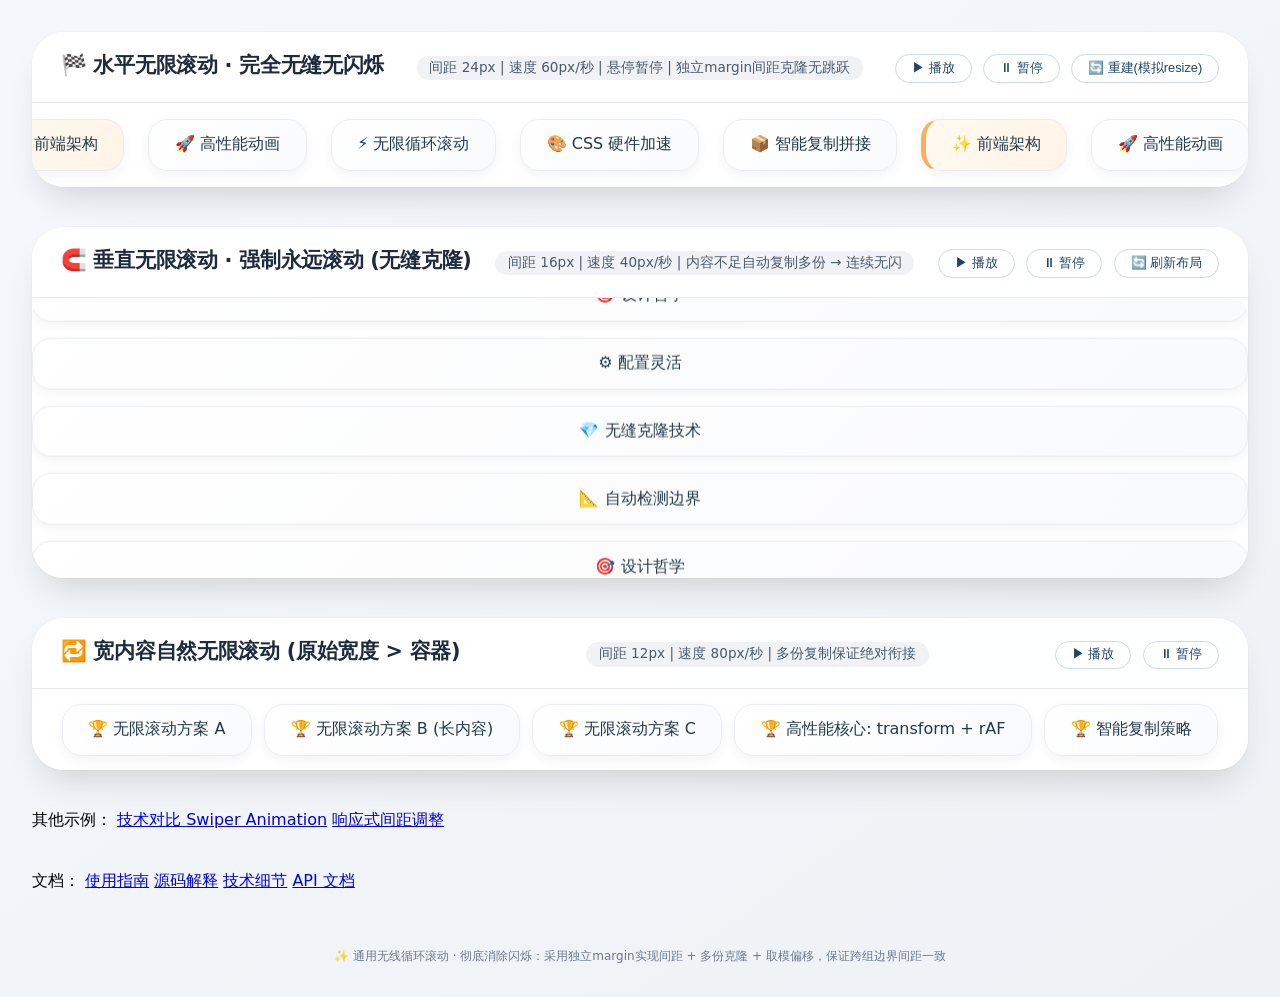
<file: index.html>
<!DOCTYPE html>
<html lang="zh-CN">
<head>
    <meta charset="UTF-8">
    <meta name="viewport" content="width=device-width, initial-scale=1.0, user-scalable=no">
    <title>通用无限循环滚动 · 无缝无闪烁版 | 高性能轮播</title>
    <link rel="stylesheet" href="infinite-roller.css" />
    <style>
        * {
            margin: 0;
            padding: 0;
            box-sizing: border-box;
        }
        body {
            font-family: system-ui, 'Segoe UI', 'PingFang SC', Roboto, 'Helvetica Neue', sans-serif;
            background: linear-gradient(145deg, #f5f7fc 0%, #eef2f5 100%);
            min-height: 100vh;
            display: flex;
            justify-content: center;
            align-items: center;
            padding: 2rem;
        }
        .demo-container {
            max-width: 1300px;
            width: 100%;
            margin: 0 auto;
            display: flex;
            flex-direction: column;
            gap: 2.5rem;
        }
        .card {
            background: rgba(255,255,255,0.85);
            backdrop-filter: blur(2px);
            border-radius: 2rem;
            box-shadow: 0 20px 35px -12px rgba(0,0,0,0.15), 0 0 0 1px rgba(0,0,0,0.02);
            overflow: hidden;
            transition: all 0.2s ease;
        }
        .card-header {
            padding: 1.2rem 1.8rem;
            background: rgba(255,255,255,0.6);
            border-bottom: 1px solid rgba(0,0,0,0.08);
            display: flex;
            flex-wrap: wrap;
            align-items: baseline;
            justify-content: space-between;
            gap: 12px;
        }
        .card-header h3 {
            font-weight: 600;
            font-size: 1.3rem;
            color: #1e2a3e;
            letter-spacing: -0.3px;
        }
        .card-header .desc {
            font-size: 0.85rem;
            color: #4a5b6e;
            background: #f0f2f5;
            padding: 0.2rem 0.8rem;
            border-radius: 30px;
        }
        .controls {
            display: flex;
            gap: 0.7rem;
            align-items: center;
            flex-wrap: wrap;
        }
        button {
            background: white;
            border: 1px solid #cdd9ed;
            border-radius: 40px;
            padding: 0.3rem 1rem;
            font-size: 0.8rem;
            font-weight: 500;
            cursor: pointer;
            transition: all 0.2s;
            color: #1e4668;
            box-shadow: 0 1px 2px rgba(0,0,0,0.02);
        }
        button:hover {
            background: #eef3fc;
            border-color: #8aa9c9;
            transform: scale(0.96);
        }
        button.primary {
            background: #1e4668;
            border-color: #1e4668;
            color: white;
        }
        button.primary:hover {
            background: #0f2f4a;
        }
        .scroll-container {
            position: relative;
            overflow: hidden;
            width: 100%;
            background: #ffffffcc;
            backdrop-filter: blur(4px);
            border-radius: 1.2rem;
            margin: 0;
            padding: 1rem 0;
        }
        .infinite-track {
            display: flex;
            will-change: transform;
            backface-visibility: hidden;
            flex-shrink: 0;
            align-items: center;
        }
        .scroll-container.vertical .infinite-track {
            flex-direction: column;
        }
        /* 基础样式 + 间距通过 js 动态设置 margin (实现完全无缝衔接，无跨组间隙突变) */
        .scroll-item {
            flex-shrink: 0;
            background: linear-gradient(135deg, #ffffff 0%, #f9fafc 100%);
            border-radius: 1.2rem;
            box-shadow: 0 4px 12px rgba(0,0,0,0.05);
            padding: 0.9rem 1.6rem;
            font-weight: 500;
            text-align: center;
            color: #1f3a4b;
            transition: all 0.2s;
            border: 1px solid #e9edf2;
            white-space: nowrap;
        }
        .vertical .scroll-item {
            white-space: normal;
            min-width: 180px;
        }
        .scroll-item i {
            font-style: normal;
            font-weight: 600;
            background: #eef2fa;
            padding: 4px 12px;
            border-radius: 40px;
            font-size: 0.85rem;
        }
        .color-item {
            background: linear-gradient(105deg, #fff9f0, #fff4e6);
            border-left: 5px solid #f7b05e;
        }
        footer {
            text-align: center;
            font-size: 0.75rem;
            color: #6c7a8e;
            margin-top: 1rem;
        }
        @media (max-width: 700px) {
            body { padding: 1rem; }
            .scroll-item { padding: 0.6rem 1.2rem; font-size: 0.85rem; }
        }
    </style>
</head>
<body>
<div class="demo-container">
    <div class="card">
        <div class="card-header">
            <h3>🏁 水平无限滚动 · 完全无缝无闪烁</h3>
            <div class="desc">间距 24px | 速度 60px/秒 | 悬停暂停 | 独立margin间距克隆无跳跃</div>
            <div class="controls">
                <button id="playBtn1">▶ 播放</button>
                <button id="pauseBtn1">⏸ 暂停</button>
                <button id="refreshBtn1">🔄 重建(模拟resize)</button>
            </div>
        </div>
        <div id="horizontalRoll" class="scroll-container" style="padding: 1rem 0.5rem;">
            <div class="scroll-item color-item">✨ 前端架构</div>
            <div class="scroll-item">🚀 高性能动画</div>
            <div class="scroll-item">⚡ 无限循环滚动</div>
            <div class="scroll-item">🎨 CSS 硬件加速</div>
            <div class="scroll-item">📦 智能复制拼接</div>
        </div>
    </div>

    <div class="card">
        <div class="card-header">
            <h3>🧲 垂直无限滚动 · 强制永远滚动 (无缝克隆)</h3>
            <div class="desc">间距 16px | 速度 40px/秒 | 内容不足自动复制多份 → 连续无闪</div>
            <div class="controls">
                <button id="playBtn2">▶ 播放</button>
                <button id="pauseBtn2">⏸ 暂停</button>
                <button id="refreshBtn2">🔄 刷新布局</button>
            </div>
        </div>
        <div id="verticalRoll" class="scroll-container vertical" style="height: 280px; padding: 0.8rem 0;">
            <div class="scroll-item">🎯 设计哲学</div>
            <div class="scroll-item">⚙️ 配置灵活</div>
            <div class="scroll-item">💎 无缝克隆技术</div>
            <div class="scroll-item">📐 自动检测边界</div>
        </div>
    </div>

    <div class="card">
        <div class="card-header">
            <h3>🔁 宽内容自然无限滚动 (原始宽度 > 容器)</h3>
            <div class="desc">间距 12px | 速度 80px/秒 | 多份复制保证绝对衔接</div>
            <div class="controls">
                <button id="playBtn3">▶ 播放</button>
                <button id="pauseBtn3">⏸ 暂停</button>
            </div>
        </div>
        <div id="wideRoll" class="scroll-container" style="padding: 0.9rem 0;">
            <div class="scroll-item">🏆 无限滚动方案 A</div>
            <div class="scroll-item">🏆 无限滚动方案 B (长内容)</div>
            <div class="scroll-item">🏆 无限滚动方案 C</div>
            <div class="scroll-item">🏆 高性能核心: transform + rAF</div>
            <div class="scroll-item">🏆 智能复制策略</div>
        </div>
    </div>
    <div>
        其他示例：
        <a href="demo-tech-compare.html">技术对比</aa>
        <a href="demo-swiper-compare.html">Swiper Animation</a>
        <a href="demo-responsive-gap.html">响应式间距调整</a>
    </div>
    <div>
        文档：
        <a href="infinite-roller-guide.html">使用指南</a>
        <a href="infinite-roller-source-explained.html">源码解释</a>
        <a href="infinite-roller-technical.html">技术细节</a>
        <a href="infinite-roller-api.html">API 文档</a>
    </div>
    <footer>✨ 通用无线循环滚动 · 彻底消除闪烁：采用独立margin实现间距 + 多份克隆 + 取模偏移，保证跨组边界间距一致</footer>
</div>

<script src="infinite-roller.js"></script>
<script>
    // 初始化各实例，展示完美无缝滚动
    document.addEventListener('DOMContentLoaded', () => {
        // 水平滚动实例 (自动检测，间距24)
        const roller1 = new InfiniteRoller(document.getElementById('horizontalRoll'), {
            direction: 'horizontal',
            gap: 24,
            speed: 60,
            autoStart: true,
            contentInsufficient: 'scroll',     // 内容不足时停止滚动
            pauseOnHover: true,
            minCloneMultiplier: 3
        });
        // 垂直强制滚动 (永远滚动，即使高度不足)
        const roller2 = new InfiniteRoller(document.getElementById('verticalRoll'), {
            direction: 'vertical',
            gap: 16,
            speed: 40,
            autoStart: true,
            contentInsufficient: 'scroll',   // 内容不足时继续滚动（填满容器）
            pauseOnHover: true,
            minCloneMultiplier: 3
        });
        // 宽内容自然滚动
        const roller3 = new InfiniteRoller(document.getElementById('wideRoll'), {
            direction: 'horizontal',
            gap: 12,
            speed: 80,
            autoStart: true,
            contentInsufficient: 'stop',
            pauseOnHover: true,
            minCloneMultiplier: 3
        });

        // 绑定控制按钮
        document.getElementById('playBtn1').onclick = () => roller1.play();
        document.getElementById('pauseBtn1').onclick = () => roller1.pause();
        document.getElementById('refreshBtn1').onclick = () => roller1.refresh();

        document.getElementById('playBtn2').onclick = () => roller2.play();
        document.getElementById('pauseBtn2').onclick = () => roller2.pause();
        document.getElementById('refreshBtn2').onclick = () => roller2.refresh();

        document.getElementById('playBtn3').onclick = () => roller3.play();
        document.getElementById('pauseBtn3').onclick = () => roller3.pause();

        window.addEventListener('beforeunload', () => {
            roller1.destroy();
            roller2.destroy();
            roller3.destroy();
        });
    });
</script>
</body>
</html>
</file>
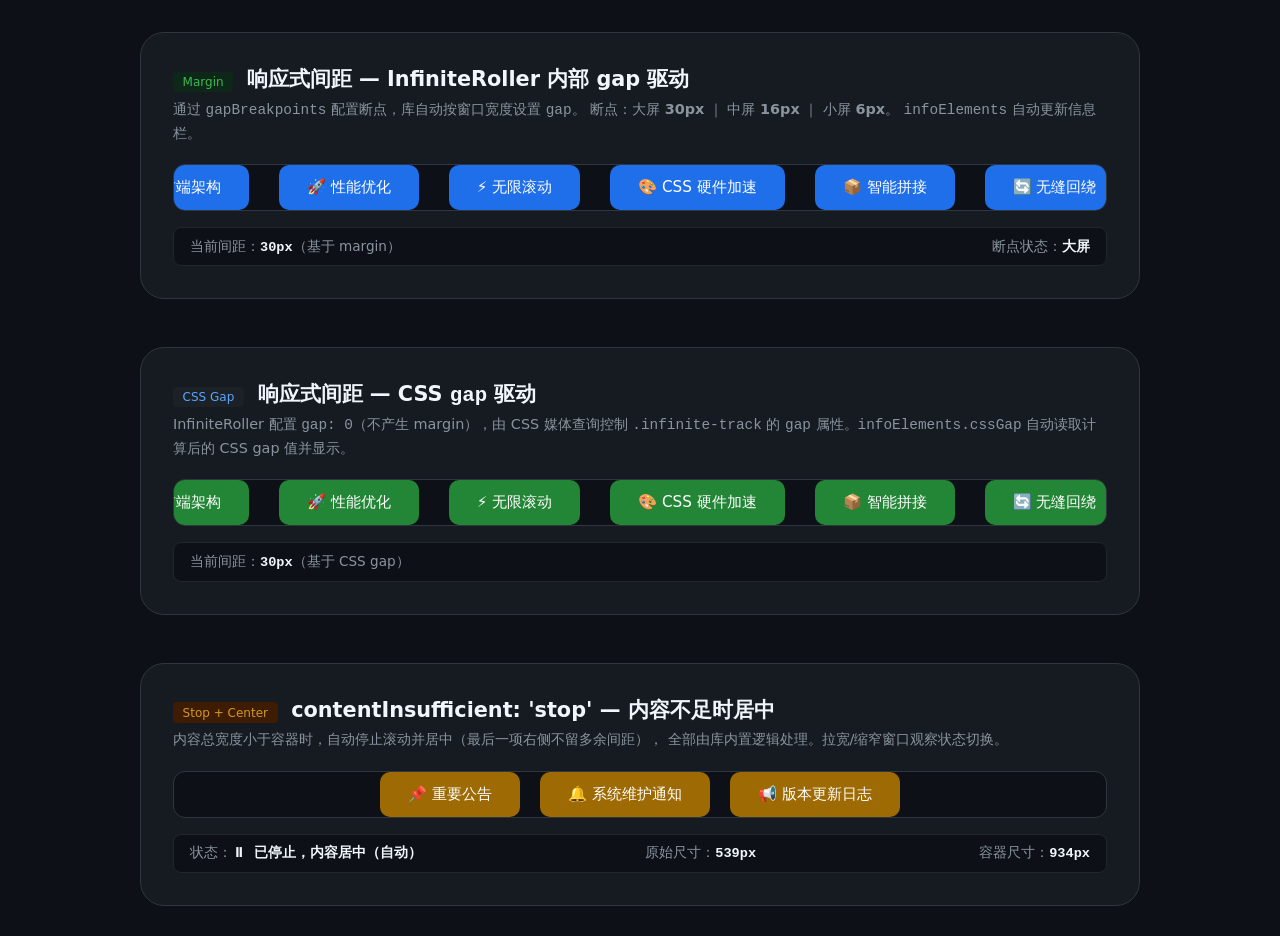
<file: demo-responsive-gap.html>
<!DOCTYPE html>
<html lang="zh-CN">
<head>
    <meta charset="UTF-8">
    <meta name="viewport" content="width=device-width, initial-scale=1.0">
    <title>InfiniteRoller — 响应式间距 & 居中示例</title>
    <link rel="stylesheet" href="infinite-roller.css" />
    <style>
        * { margin: 0; padding: 0; box-sizing: border-box; }
        body {
            font-family: system-ui, 'Segoe UI', 'PingFang SC', Roboto, sans-serif;
            background: #0d1117;
            padding: 2rem;
            display: flex;
            flex-direction: column;
            align-items: center;
            gap: 3rem;
        }
        .demo-section {
            max-width: 1000px;
            width: 100%;
            background: #161b22;
            border-radius: 1.5rem;
            padding: 2rem;
            border: 1px solid #30363d;
        }
        h2 { color: #f0f6fc; font-size: 1.3rem; margin-bottom: 0.3rem; }
        .desc { color: #8b949e; font-size: 0.9rem; margin-bottom: 1.2rem; line-height: 1.6; }
        .badge {
            display: inline-block;
            font-size: 0.75rem;
            padding: 0.2rem 0.6rem;
            border-radius: 4px;
            font-weight: 500;
            margin-right: 0.4rem;
        }
        .badge-margin { background: #0d2818; color: #3fb950; }
        .badge-gap    { background: #1c2128; color: #58a6ff; }
        .badge-stop   { background: #3d1c02; color: #d29922; }

        /* ===== 滚动项基础样式 ===== */
        .roller-item {
            flex-shrink: 0;
            padding: 12px 28px;
            border-radius: 10px;
            text-align: center;
            white-space: nowrap;
            font-size: 0.95rem;
            font-weight: 500;
        }
        .roller-container {
            overflow: hidden;
            border-radius: 12px;
            background: #0d1117;
            border: 1px solid #30363d;
        }
        /* 控制台 — 显示当前间距值 */
        .info-bar {
            display: flex;
            justify-content: space-between;
            align-items: center;
            margin-top: 1rem;
            padding: 0.6rem 1rem;
            background: #0d1117;
            border-radius: 8px;
            border: 1px solid #21262d;
            font-size: 0.85rem;
            color: #8b949e;
            flex-wrap: wrap;
            gap: 0.5rem;
        }
        .info-bar .value {
            color: #f0f6fc;
            font-family: 'JetBrains Mono', 'Consolas', monospace;
            font-weight: 600;
        }

        /* ============================================================
           SECTION 1 — MARGIN 版本（InfiniteRoller 内部 gap 实现）
           ============================================================ */
        .margin-roller .roller-item { background: #1f6feb; color: #fff; }

        /* ============================================================
           SECTION 2 — GAP 版本（CSS gap 实现）
           ============================================================ */
        .gap-roller .roller-item { background: #238636; color: #fff; }

        /* CSS gap 响应式断点 */
        @media (max-width: 600px)  { .gap-roller .infinite-track { gap: 6px; } }
        @media (min-width: 601px) and (max-width: 1024px) { .gap-roller .infinite-track { gap: 16px; } }
        @media (min-width: 1025px) { .gap-roller .infinite-track { gap: 30px; } }

        /* ============================================================
           SECTION 3 — contentInsufficient: 'stop' 居中
           ============================================================ */
        .stop-roller .roller-item { background: #9e6a03; color: #fff; }

        /* ===== 响应式布局 ===== */
        @media (max-width: 700px) {
            body { padding: 1rem; }
            .demo-section { padding: 1.2rem; border-radius: 1rem; }
            .roller-item { padding: 10px 18px; font-size: 0.85rem; }
        }
    </style>
</head>
<body>

<!-- ============================================================
     SECTION 1 — MARGIN 版本
     ============================================================ -->
<div class="demo-section">
    <h2>
        <span class="badge badge-margin">Margin</span>
        响应式间距 — InfiniteRoller 内部 gap 驱动
    </h2>
    <p class="desc">
        通过 <code>gapBreakpoints</code> 配置断点，库自动按窗口宽度设置 <code>gap</code>。
        断点：大屏 <strong>30px</strong> ｜ 中屏 <strong>16px</strong> ｜ 小屏 <strong>6px</strong>。
        <code>infoElements</code> 自动更新信息栏。
    </p>

    <div id="marginRoller" class="roller-container margin-roller">
        <div class="roller-item">🏆 前端架构</div>
        <div class="roller-item">🚀 性能优化</div>
        <div class="roller-item">⚡ 无限滚动</div>
        <div class="roller-item">🎨 CSS 硬件加速</div>
        <div class="roller-item">📦 智能拼接</div>
        <div class="roller-item">🔄 无缝回绕</div>
    </div>
    <div class="info-bar">
        <span>当前间距：<span class="value" id="marginGapDisplay">30px</span>（基于 margin）</span>
        <span>断点状态：<span class="value" id="marginBreakpoint">大屏</span></span>
    </div>
</div>

<!-- ============================================================
     SECTION 2 — GAP 版本
     ============================================================ -->
<div class="demo-section">
    <h2>
        <span class="badge badge-gap">CSS Gap</span>
        响应式间距 — CSS <code>gap</code> 驱动
    </h2>
    <p class="desc">
        InfiniteRoller 配置 <code>gap: 0</code>（不产生 margin），由 CSS 媒体查询控制
        <code>.infinite-track</code> 的 <code>gap</code> 属性。<code>infoElements.cssGap</code>
        自动读取计算后的 CSS gap 值并显示。
    </p>

    <div id="gapRoller" class="roller-container gap-roller">
        <div class="roller-item">🏆 前端架构</div>
        <div class="roller-item">🚀 性能优化</div>
        <div class="roller-item">⚡ 无限滚动</div>
        <div class="roller-item">🎨 CSS 硬件加速</div>
        <div class="roller-item">📦 智能拼接</div>
        <div class="roller-item">🔄 无缝回绕</div>
    </div>
    <div class="info-bar">
        <span>当前间距：<span class="value" id="gapGapDisplay">30px</span>（基于 CSS gap）</span>
    </div>
</div>

<!-- ============================================================
     SECTION 3 — contentInsufficient: 'stop' + 居中
     ============================================================ -->
<div class="demo-section">
    <h2>
        <span class="badge badge-stop">Stop + Center</span>
        contentInsufficient: 'stop' — 内容不足时居中
    </h2>
    <p class="desc">
        内容总宽度小于容器时，自动停止滚动并居中（最后一项右侧不留多余间距），
        全部由库内置逻辑处理。拉宽/缩窄窗口观察状态切换。
    </p>

    <div id="stopRoller" class="roller-container stop-roller">
        <div class="roller-item">📌 重要公告</div>
        <div class="roller-item">🔔 系统维护通知</div>
        <div class="roller-item">📢 版本更新日志</div>
    </div>
    <div class="info-bar">
        <span>状态：<span class="value" id="stopStatus">初始化中…</span></span>
        <span>原始尺寸：<span class="value" id="stopOriginalSize">-</span></span>
        <span>容器尺寸：<span class="value" id="stopContainerSize">-</span></span>
    </div>
</div>

<script src="infinite-roller.js"></script>
<script>
    // ================================================================
    //  工具函数
    // ================================================================

    function getBreakpoint() {
        const w = window.innerWidth;
        if (w <= 600) return '小屏';
        if (w <= 1024) return '中屏';
        return '大屏';
    }

    // ================================================================
    //  SECTION 1 — Margin 版本
    //    gapBreakpoints + infoElements 自动更新 gap 与状态显示
    //    仅需 onRefresh 更新一个断点名称即可
    // ================================================================

    const marginBpEl = document.getElementById('marginBreakpoint');

    new InfiniteRoller(
        document.getElementById('marginRoller'), {
            direction: 'horizontal',
            speed: 60,
            pauseOnHover: true,
            gapBreakpoints: { 600: 6, 1024: 16, default: 30 },
            infoElements: { gap: '#marginGapDisplay' },
            onRefresh() { marginBpEl.textContent = getBreakpoint(); },
        }
    );

    // ================================================================
    //  SECTION 2 — CSS Gap 版本
    //    gap: 0 关闭 margin，CSS 媒体查询控制 gap
    //    infoElements.cssGap 自动读取计算值
    // ================================================================

    new InfiniteRoller(
        document.getElementById('gapRoller'), {
            direction: 'horizontal',
            gap: 0,
            speed: 60,
            pauseOnHover: true,
            infoElements: { cssGap: '#gapGapDisplay' },
        }
    );

    // ================================================================
    //  SECTION 3 — contentInsufficient: 'stop' + 居中
    //    infoElements 自动更新状态、原始尺寸、容器尺寸
    //    零回调代码
    // ================================================================

    new InfiniteRoller(
        document.getElementById('stopRoller'), {
            direction: 'horizontal',
            gap: 20,
            speed: 50,
            pauseOnHover: true,
            contentInsufficient: 'stop',
            infoElements: {
                status:  '#stopStatus',
                origin:  '#stopOriginalSize',
                contain: '#stopContainerSize',
            },
        }
    );
</script>
</body>
</html>
</file>
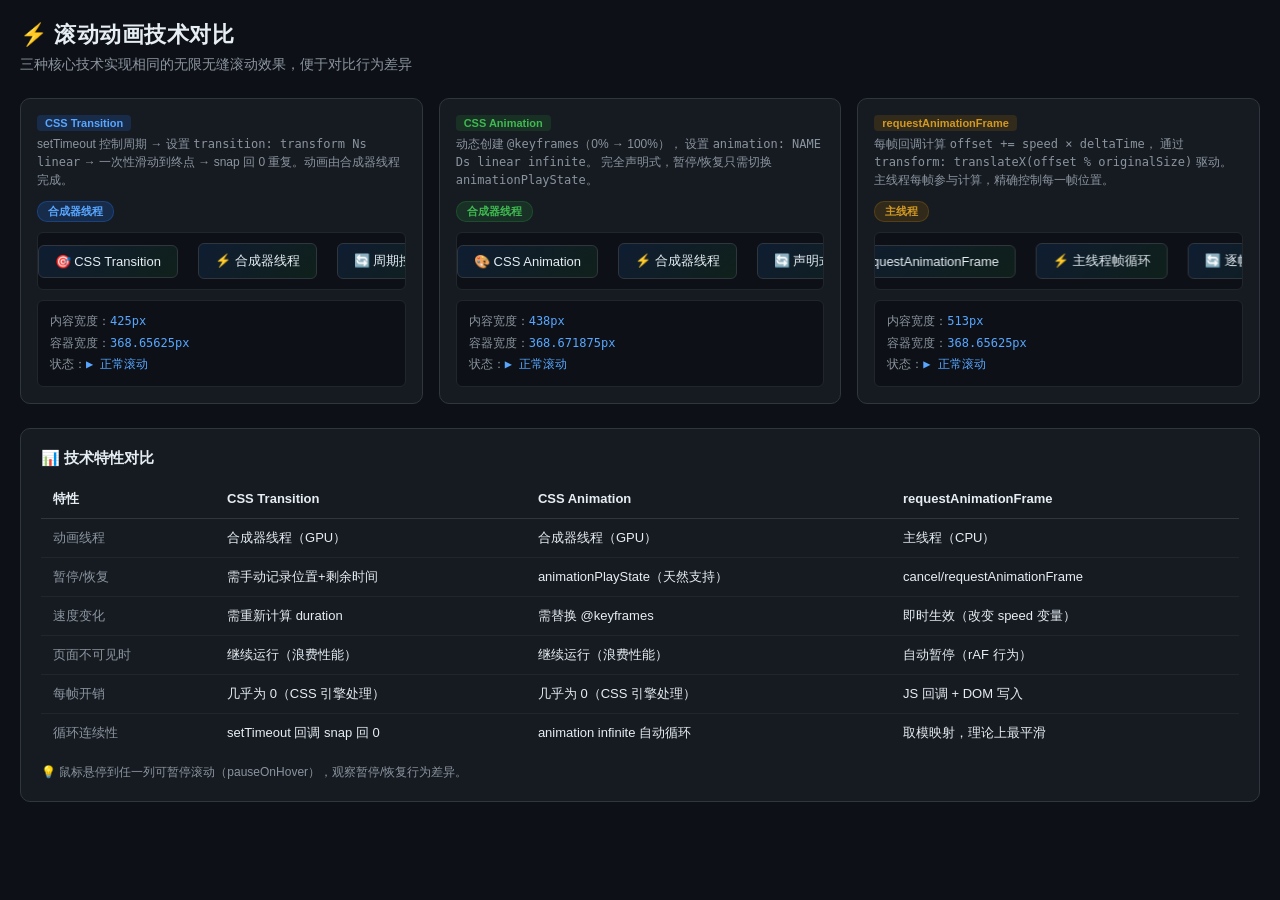
<file: demo-tech-compare.html>
<!DOCTYPE html>
<html lang="zh-CN">
<head>
<meta charset="UTF-8">
<meta name="viewport" content="width=device-width, initial-scale=1.0">
<title>滚动动画技术对比：CSS Transition vs CSS Animation vs requestAnimationFrame</title>
<link rel="stylesheet" href="infinite-roller.css" />
<style>
    *, *::before, *::after { box-sizing: border-box; margin: 0; padding: 0; }

    body {
        background: #0d1117;
        color: #e6edf3;
        font-family: -apple-system, BlinkMacSystemFont, 'Segoe UI', Roboto, sans-serif;
        padding: 20px;
        min-height: 100vh;
        overflow-x: hidden;
    }

    h1 {
        font-size: 22px;
        margin-bottom: 6px;
        letter-spacing: 0.5px;
    }
    .subtitle {
        color: #8b949e;
        font-size: 14px;
        margin-bottom: 24px;
    }

    /* ── 三栏网格 ── */
    .grid {
        display: grid;
        grid-template-columns: repeat(3, 1fr);
        gap: 16px;
        max-width: 1400px;
        overflow: hidden;
    }

    .col {
        background: #161b22;
        border: 1px solid #30363d;
        border-radius: 10px;
        padding: 16px;
        min-width: 0;
        overflow: hidden;
    }

    .col h2 {
        font-size: 15px;
        margin-bottom: 4px;
        display: flex;
        align-items: center;
        gap: 8px;
    }
    .col h2 .tag {
        font-size: 11px;
        padding: 2px 8px;
        border-radius: 4px;
        font-weight: 600;
    }
    .tag-1 { background: #1f6feb33; color: #58a6ff; }
    .tag-2 { background: #23863633; color: #3fb950; }
    .tag-3 { background: #9e6a0333; color: #d29922; }

    .col .desc {
        font-size: 12px;
        color: #8b949e;
        margin-bottom: 12px;
        line-height: 1.5;
    }

    .roller-container {
        overflow: hidden;
        position: relative;
        background: #0d1117;
        border: 1px solid #21262d;
        border-radius: 6px;
        padding: 10px 0;
        margin-bottom: 10px;
    }

    .roller-item {
        flex-shrink: 0;
        padding: 8px 16px;
        background: linear-gradient(135deg, #1f6feb22, #23863622);
        border: 1px solid #30363d;
        border-radius: 6px;
        font-size: 13px;
        white-space: nowrap;
        color: #e6edf3;
    }

    .info-panel {
        background: #0d1117;
        border: 1px solid #21262d;
        border-radius: 6px;
        padding: 10px 12px;
        font-size: 12px;
        line-height: 1.8;
        font-family: 'Cascadia Code', 'Fira Code', monospace;
    }
    .info-panel span { color: #8b949e; }
    .info-panel .val { color: #58a6ff; }

    .badge-wrap { margin-bottom: 10px; }
    .badge {
        display: inline-block;
        font-size: 11px;
        padding: 2px 10px;
        border-radius: 10px;
        font-weight: 600;
    }
    .badge-raf   { background: #9e6a0333; color: #d29922; border: 1px solid #9e6a0355; }
    .badge-trans { background: #1f6feb33; color: #58a6ff; border: 1px solid #1f6feb55; }
    .badge-anim  { background: #23863633; color: #3fb950; border: 1px solid #23863655; }

    @media (max-width: 900px) {
        .grid { grid-template-columns: 1fr; }
    }
</style>
</head>
<body>

<h1>⚡ 滚动动画技术对比</h1>
<p class="subtitle">三种核心技术实现相同的无限无缝滚动效果，便于对比行为差异</p>

<div class="grid">

    <!-- ─── Column 1: CSS Transition ─── -->
    <div class="col">
        <h2><span class="tag tag-1">CSS Transition</span></h2>
        <p class="desc">
            setTimeout 控制周期 → 设置 <code>transition: transform Ns linear</code> →
            一次性滑动到终点 → snap 回 0 重复。动画由合成器线程完成。
        </p>
        <div class="badge-wrap"><span class="badge badge-trans">合成器线程</span></div>
        <div id="transRoller" class="roller-container">
            <div class="roller-item">🎯 CSS Transition</div>
            <div class="roller-item">⚡ 合成器线程</div>
            <div class="roller-item">🔄 周期控制</div>
        </div>
        <div class="info-panel">
            <span>内容宽度：</span><span class="val" id="transOrigin">0</span><br>
            <span>容器宽度：</span><span class="val" id="transContain">0</span><br>
            <span>状态：</span><span class="val" id="transStatus">⏳ 初始化…</span>
        </div>
    </div>

    <!-- ─── Column 2: CSS Animation ─── -->
    <div class="col">
        <h2><span class="tag tag-2">CSS Animation</span></h2>
        <p class="desc">
            动态创建 <code>@keyframes</code>（0% → 100%），
            设置 <code>animation: NAME Ds linear infinite</code>。
            完全声明式，暂停/恢复只需切换 <code>animationPlayState</code>。
        </p>
        <div class="badge-wrap"><span class="badge badge-anim">合成器线程</span></div>
        <div id="animRoller" class="roller-container">
            <div class="roller-item">🎨 CSS Animation</div>
            <div class="roller-item">⚡ 合成器线程</div>
            <div class="roller-item">🔄 声明式循环</div>
        </div>
        <div class="info-panel">
            <span>内容宽度：</span><span class="val" id="animOrigin">0</span><br>
            <span>容器宽度：</span><span class="val" id="animContain">0</span><br>
            <span>状态：</span><span class="val" id="animStatus">⏳ 初始化…</span>
        </div>
    </div>

    <!-- ─── Column 3: requestAnimationFrame ─── -->
    <div class="col">
        <h2><span class="tag tag-3">requestAnimationFrame</span></h2>
        <p class="desc">
            每帧回调计算 <code>offset += speed × deltaTime</code>，
            通过 <code>transform: translateX(offset % originalSize)</code> 驱动。
            主线程每帧参与计算，精确控制每一帧位置。
        </p>
        <div class="badge-wrap"><span class="badge badge-raf">主线程</span></div>
        <div id="rafRoller" class="roller-container">
            <div class="roller-item">🖥 requestAnimationFrame</div>
            <div class="roller-item">⚡ 主线程帧循环</div>
            <div class="roller-item">🔄 逐帧精确控制</div>
        </div>
        <div class="info-panel">
            <span>内容宽度：</span><span class="val" id="rafOrigin">0</span><br>
            <span>容器宽度：</span><span class="val" id="rafContain">0</span><br>
            <span>状态：</span><span class="val" id="rafStatus">⏳ 初始化…</span>
        </div>
    </div>

</div>

<!-- ─── 下方：技术特性对比表 ─── -->
<div style="margin-top: 24px; max-width: 1400px; background: #161b22; border: 1px solid #30363d; border-radius: 10px; padding: 20px; overflow: hidden;">
    <h3 style="font-size: 15px; margin-bottom: 12px;">📊 技术特性对比</h3>
    <div style="font-size: 13px; line-height: 2; overflow-x: auto;">
        <table style="width: 100%; border-collapse: collapse;">
            <thead>
                <tr style="border-bottom: 1px solid #30363d;">
                    <th style="text-align: left; padding: 6px 12px;">特性</th>
                    <th style="text-align: left; padding: 6px 12px;">CSS Transition</th>
                    <th style="text-align: left; padding: 6px 12px;">CSS Animation</th>
                    <th style="text-align: left; padding: 6px 12px;">requestAnimationFrame</th>
                </tr>
            </thead>
            <tbody>
                <tr style="border-bottom: 1px solid #21262d;">
                    <td style="padding: 6px 12px; color: #8b949e;">动画线程</td>
                    <td style="padding: 6px 12px;">合成器线程（GPU）</td>
                    <td style="padding: 6px 12px;">合成器线程（GPU）</td>
                    <td style="padding: 6px 12px;">主线程（CPU）</td>
                </tr>
                <tr style="border-bottom: 1px solid #21262d;">
                    <td style="padding: 6px 12px; color: #8b949e;">暂停/恢复</td>
                    <td style="padding: 6px 12px;">需手动记录位置+剩余时间</td>
                    <td style="padding: 6px 12px;">animationPlayState（天然支持）</td>
                    <td style="padding: 6px 12px;">cancel/requestAnimationFrame</td>
                </tr>
                <tr style="border-bottom: 1px solid #21262d;">
                    <td style="padding: 6px 12px; color: #8b949e;">速度变化</td>
                    <td style="padding: 6px 12px;">需重新计算 duration</td>
                    <td style="padding: 6px 12px;">需替换 @keyframes</td>
                    <td style="padding: 6px 12px;">即时生效（改变 speed 变量）</td>
                </tr>
                <tr style="border-bottom: 1px solid #21262d;">
                    <td style="padding: 6px 12px; color: #8b949e;">页面不可见时</td>
                    <td style="padding: 6px 12px;">继续运行（浪费性能）</td>
                    <td style="padding: 6px 12px;">继续运行（浪费性能）</td>
                    <td style="padding: 6px 12px;">自动暂停（rAF 行为）</td>
                </tr>
                <tr style="border-bottom: 1px solid #21262d;">
                    <td style="padding: 6px 12px; color: #8b949e;">每帧开销</td>
                    <td style="padding: 6px 12px;">几乎为 0（CSS 引擎处理）</td>
                    <td style="padding: 6px 12px;">几乎为 0（CSS 引擎处理）</td>
                    <td style="padding: 6px 12px;">JS 回调 + DOM 写入</td>
                </tr>
                <tr>
                    <td style="padding: 6px 12px; color: #8b949e;">循环连续性</td>
                    <td style="padding: 6px 12px;">setTimeout 回调 snap 回 0</td>
                    <td style="padding: 6px 12px;">animation infinite 自动循环</td>
                    <td style="padding: 6px 12px;">取模映射，理论上最平滑</td>
                </tr>
            </tbody>
        </table>
    </div>
    <p style="font-size: 12px; color: #8b949e; margin-top: 12px;">
        💡 鼠标悬停到任一列可暂停滚动（pauseOnHover），观察暂停/恢复行为差异。
    </p>
</div>

<script src="infinite-roller-transition.js"></script>
<script src="infinite-roller-animation.js"></script>
<script src="infinite-roller.js"></script>
<script>
// ─── 共享配置 ───
const COMMON_OPTS = {
    direction: 'horizontal',
    gap: 20,
    speed: 50,
    pauseOnHover: true,
    contentInsufficient: 'stop',
    autoStart: true,
};

// ─── Column 1: CSS Transition ───
new InfiniteRollerTransition(document.getElementById('transRoller'), {
    ...COMMON_OPTS,
    onResize() {
        console.log('onResize InfiniteRollerTransition');
    },
    infoElements: { origin: '#transOrigin', contain: '#transContain', status: '#transStatus' },
});

// ─── Column 2: CSS Animation ───
new InfiniteRollerAnimation(document.getElementById('animRoller'), {
    ...COMMON_OPTS,
    onResize() {
        console.log('onResize InfiniteRollerAnimation');
    },
    infoElements: { origin: '#animOrigin', contain: '#animContain', status: '#animStatus' },
});

// ─── Column 3: rAF ───
new InfiniteRoller(document.getElementById('rafRoller'), {
    ...COMMON_OPTS,
    onResize() {
        console.log('onResize InfiniteRoller');
    },
    infoElements: { origin: '#rafOrigin', contain: '#rafContain', status: '#rafStatus' },
});
</script>
</body>
</html>
</file>
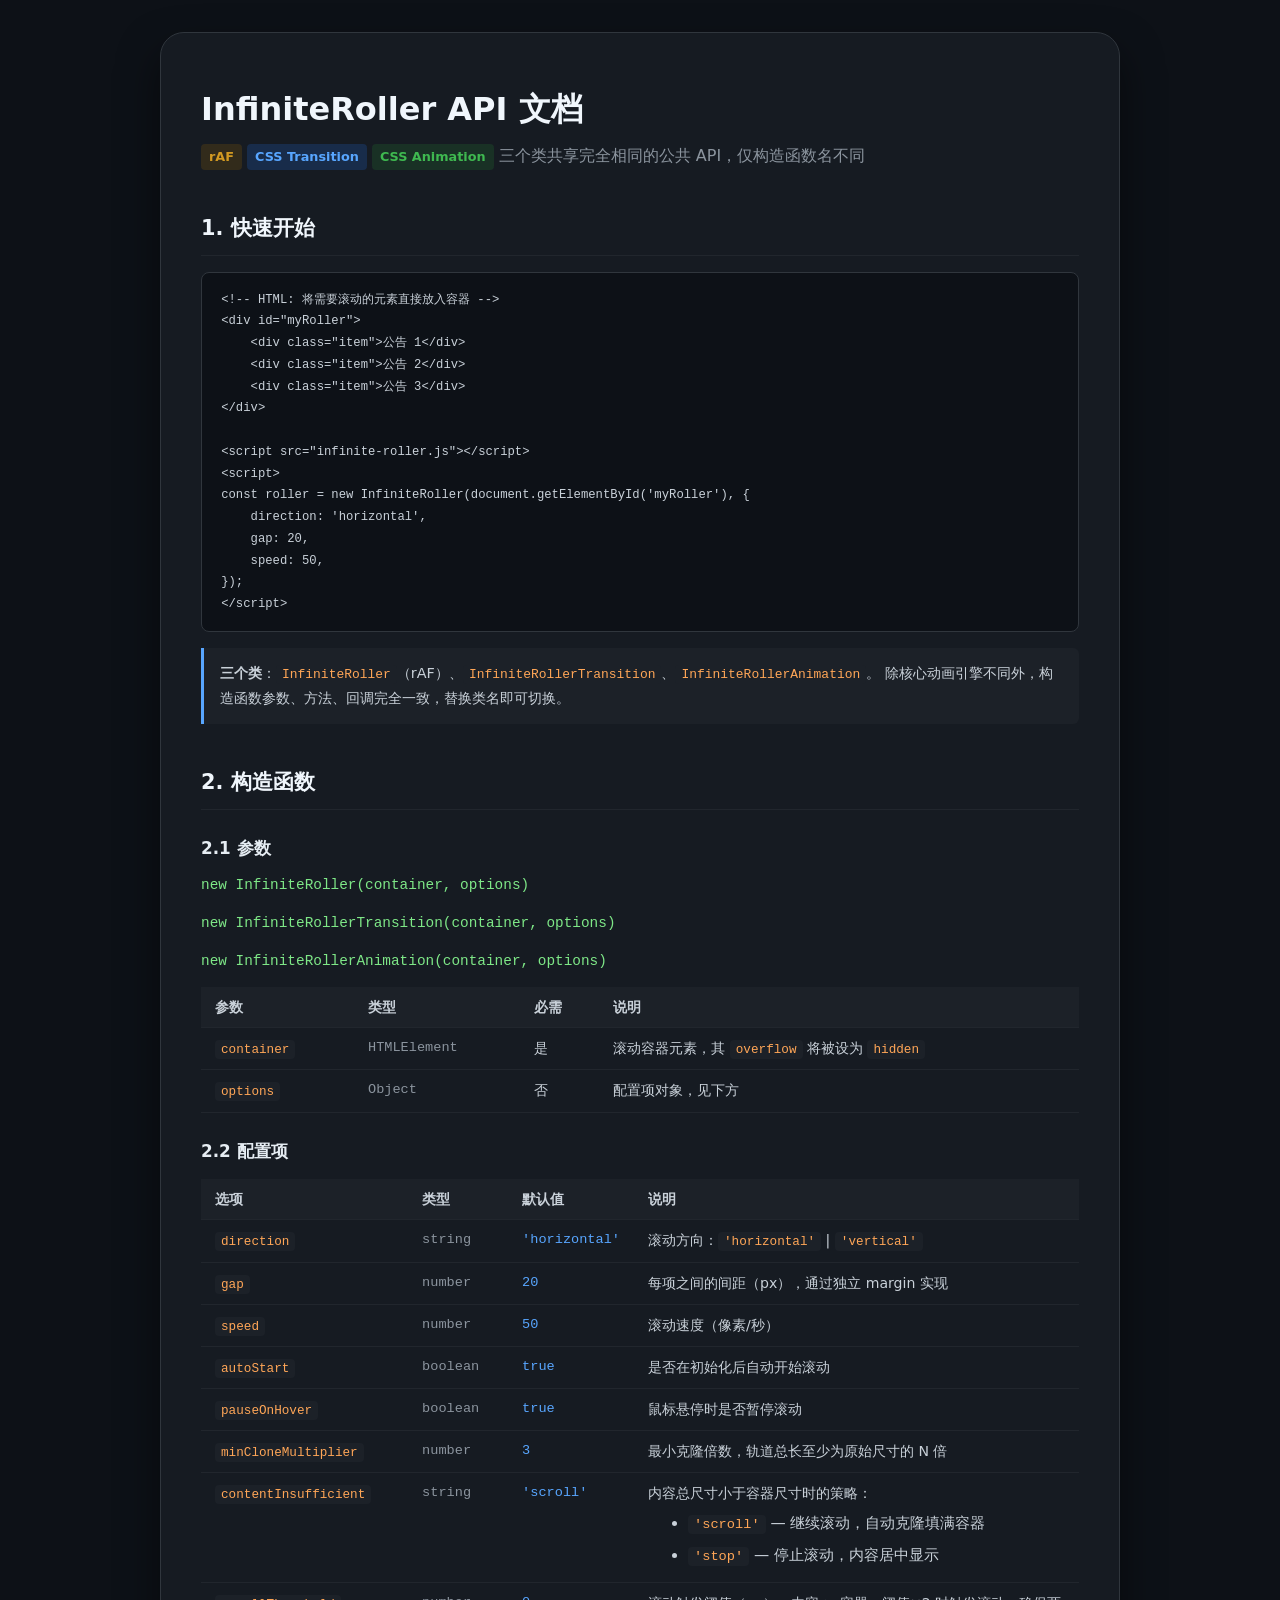
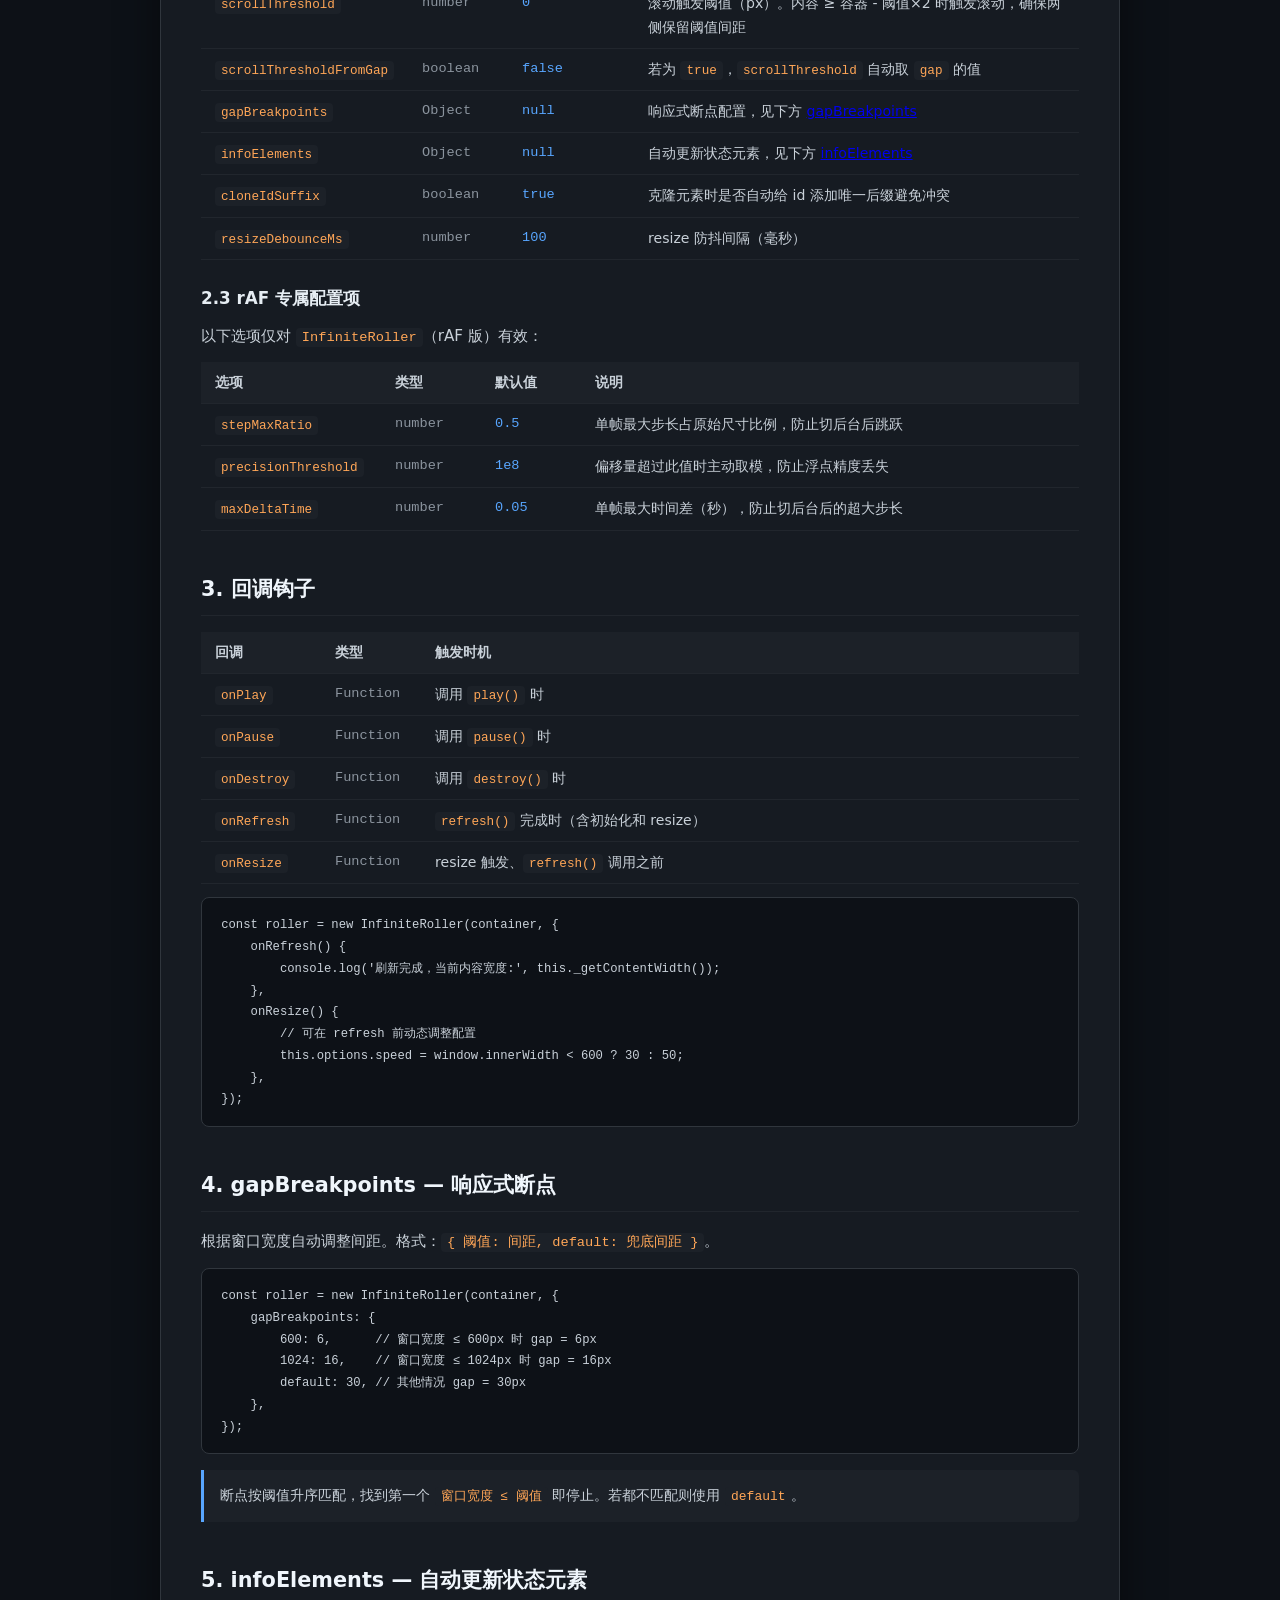
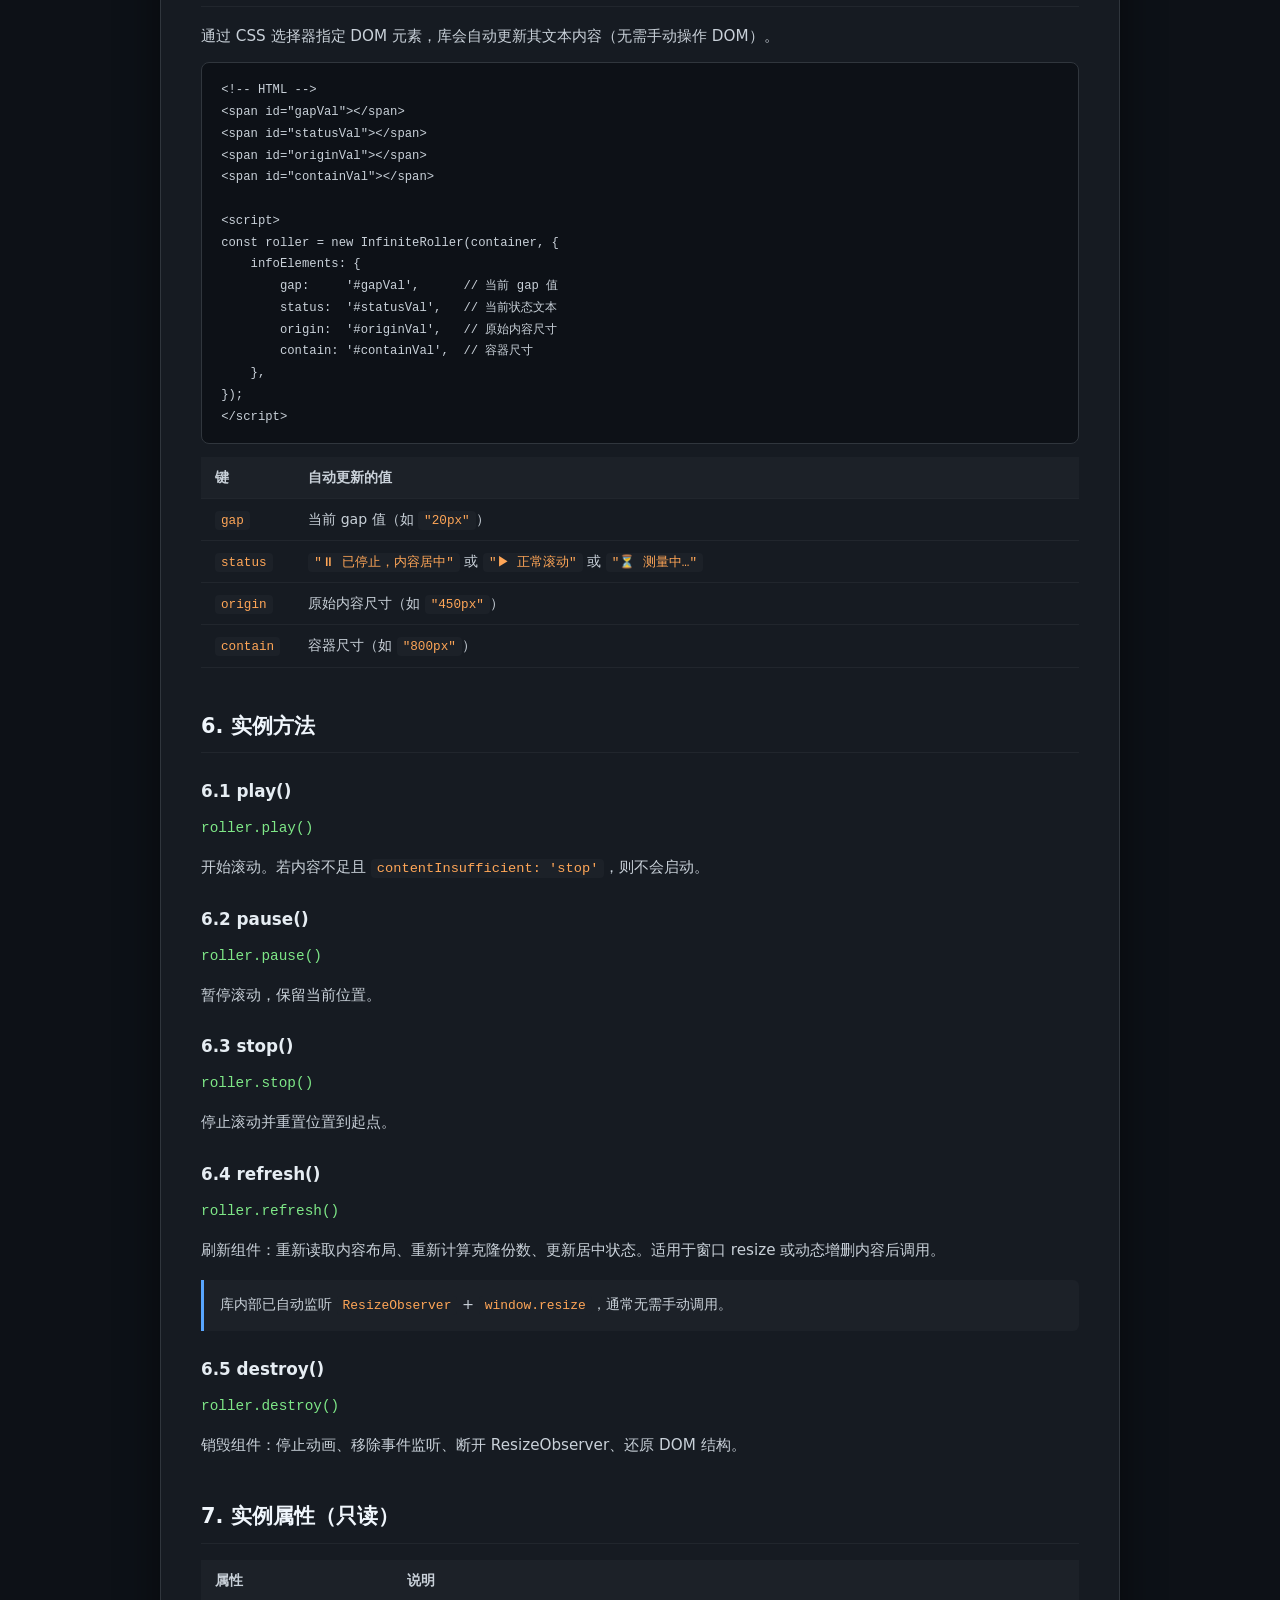
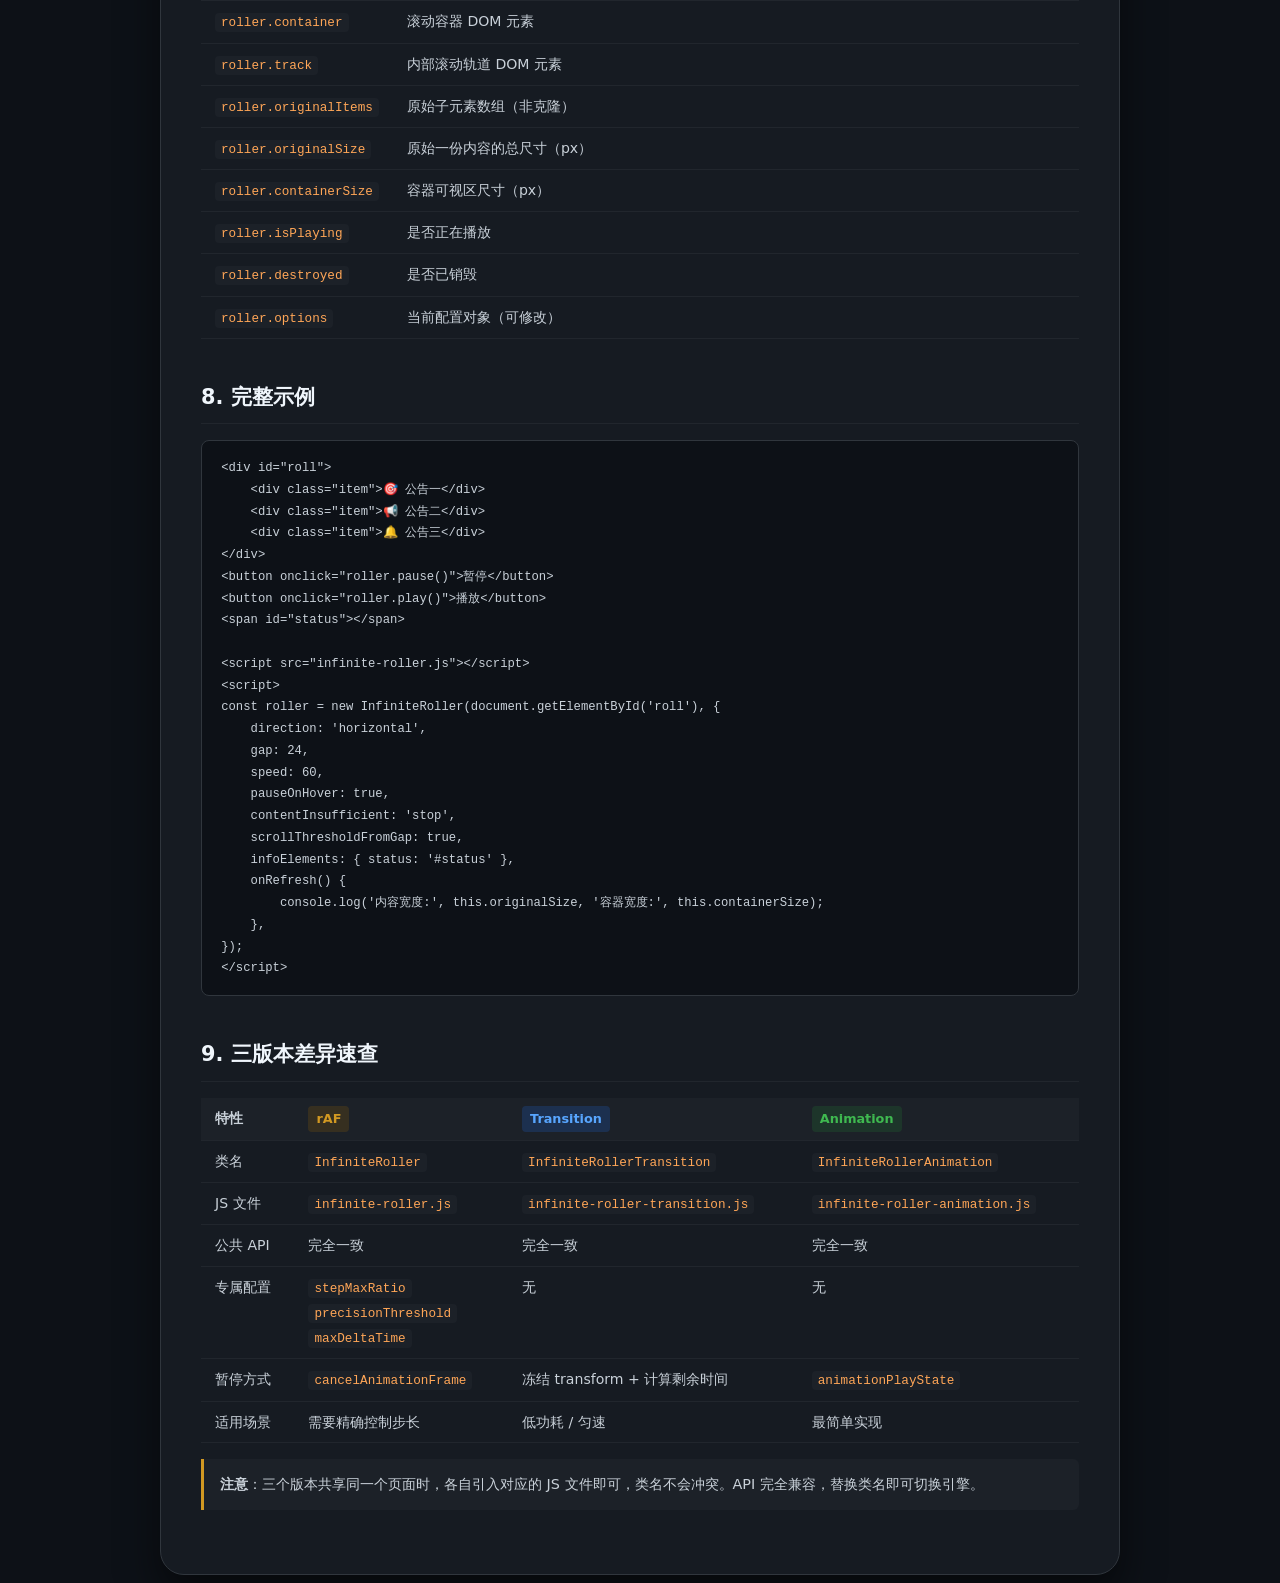
<file: infinite-roller-api.html>
<!DOCTYPE html>
<html lang="zh-CN">
<head>
<meta charset="UTF-8">
<meta name="viewport" content="width=device-width, initial-scale=1.0">
<title>InfiniteRoller — API 文档</title>
<style>
    * { margin: 0; padding: 0; box-sizing: border-box; }
    body {
        font-family: system-ui, 'Segoe UI', 'PingFang SC', Roboto, sans-serif;
        background: #0d1117;
        color: #e6edf3;
        padding: 2rem;
        display: flex;
        justify-content: center;
        line-height: 1.75;
    }
    .doc {
        max-width: 960px;
        width: 100%;
        background: #161b22;
        border-radius: 1.5rem;
        box-shadow: 0 20px 40px rgba(0,0,0,0.5);
        padding: 3rem 2.5rem;
        border: 1px solid #30363d;
    }
    h1 { font-size: 2rem; color: #f0f6fc; margin-bottom: 0.3rem; }
    .subtitle { color: #8b949e; font-size: 1rem; margin-bottom: 2.5rem; }
    h2 {
        font-size: 1.3rem; color: #f0f6fc;
        margin: 2.5rem 0 1rem;
        padding-bottom: 0.5rem;
        border-bottom: 1px solid #21262d;
    }
    h3 { font-size: 1.05rem; color: #e6edf3; margin: 1.5rem 0 0.6rem; }
    p { color: #c9d1d9; margin-bottom: 0.8rem; font-size: 0.95rem; }
    code {
        background: #1c2128; color: #ffa657;
        padding: 2px 6px; border-radius: 4px;
        font-family: 'Cascadia Code', 'Fira Code', 'Consolas', monospace;
        font-size: 0.9em;
    }
    pre {
        background: #0d1117; border: 1px solid #30363d;
        border-radius: 8px; padding: 1rem 1.2rem;
        overflow-x: auto; margin: 0.8rem 0;
        font-size: 0.85rem; line-height: 1.6;
    }
    pre code { background: none; color: #c9d1d9; padding: 0; }
    table {
        width: 100%; border-collapse: collapse;
        margin: 0.8rem 0; font-size: 0.88rem;
    }
    th, td {
        padding: 8px 14px; text-align: left;
        border-bottom: 1px solid #21262d;
        vertical-align: top;
    }
    th { background: #1c2128; color: #c9d1d9; font-weight: 600; white-space: nowrap; }
    td { color: #c9d1d9; }
    td.type { color: #8b949e; font-family: monospace; font-size: 0.85rem; white-space: nowrap; }
    td.default { color: #58a6ff; font-family: monospace; font-size: 0.85rem; }
    .note {
        background: #1c2128; border-left: 3px solid #58a6ff;
        border-radius: 0 6px 6px 0; padding: 0.8rem 1rem;
        margin: 1rem 0; font-size: 0.9rem; color: #c9d1d9;
    }
    .warn-note {
        background: #1c2128; border-left: 3px solid #d29922;
        border-radius: 0 6px 6px 0; padding: 0.8rem 1rem;
        margin: 1rem 0; font-size: 0.9rem; color: #c9d1d9;
    }
    .tag { display: inline-block; padding: 2px 8px; border-radius: 4px; font-size: 0.8rem; font-weight: 600; }
    .tag-raf { background: #9e6a0333; color: #d29922; }
    .tag-trans { background: #1f6feb33; color: #58a6ff; }
    .tag-anim { background: #23863633; color: #3fb950; }
    .sig { font-family: 'Cascadia Code', monospace; font-size: 0.9rem; color: #7ee787; }
    ul, ol { color: #c9d1d9; padding-left: 1.5rem; margin-bottom: 0.8rem; font-size: 0.95rem; }
    li { margin-bottom: 0.3rem; }
</style>
</head>
<body>
<div class="doc">

<h1>InfiniteRoller API 文档</h1>
<p class="subtitle">
    <span class="tag tag-raf">rAF</span>
    <span class="tag tag-trans">CSS Transition</span>
    <span class="tag tag-anim">CSS Animation</span>
    三个类共享完全相同的公共 API，仅构造函数名不同
</p>

<!-- ============================================================ -->
<h2>1. 快速开始</h2>

<pre><code>&lt;!-- HTML: 将需要滚动的元素直接放入容器 --&gt;
&lt;div id="myRoller"&gt;
    &lt;div class="item"&gt;公告 1&lt;/div&gt;
    &lt;div class="item"&gt;公告 2&lt;/div&gt;
    &lt;div class="item"&gt;公告 3&lt;/div&gt;
&lt;/div&gt;

&lt;script src="infinite-roller.js"&gt;&lt;/script&gt;
&lt;script&gt;
const roller = new InfiniteRoller(document.getElementById('myRoller'), {
    direction: 'horizontal',
    gap: 20,
    speed: 50,
});
&lt;/script&gt;</code></pre>

<div class="note">
    <strong>三个类</strong>：<code>InfiniteRoller</code>（rAF）、<code>InfiniteRollerTransition</code>、<code>InfiniteRollerAnimation</code>。
    除核心动画引擎不同外，构造函数参数、方法、回调完全一致，替换类名即可切换。
</div>

<!-- ============================================================ -->
<h2>2. 构造函数</h2>

<h3>2.1 参数</h3>
<p class="sig">new InfiniteRoller(container, options)</p>
<p class="sig">new InfiniteRollerTransition(container, options)</p>
<p class="sig">new InfiniteRollerAnimation(container, options)</p>

<table>
    <thead>
        <tr><th>参数</th><th>类型</th><th>必需</th><th>说明</th></tr>
    </thead>
    <tbody>
        <tr><td><code>container</code></td><td class="type">HTMLElement</td><td>是</td><td>滚动容器元素，其 <code>overflow</code> 将被设为 <code>hidden</code></td></tr>
        <tr><td><code>options</code></td><td class="type">Object</td><td>否</td><td>配置项对象，见下方</td></tr>
    </tbody>
</table>

<h3>2.2 配置项</h3>

<table>
    <thead>
        <tr><th style="width:180px">选项</th><th style="width:100px">类型</th><th style="width:100px">默认值</th><th>说明</th></tr>
    </thead>
    <tbody>
        <tr>
            <td><code>direction</code></td>
            <td class="type">string</td>
            <td class="default">'horizontal'</td>
            <td>滚动方向：<code>'horizontal'</code> | <code>'vertical'</code></td>
        </tr>
        <tr>
            <td><code>gap</code></td>
            <td class="type">number</td>
            <td class="default">20</td>
            <td>每项之间的间距（px），通过独立 margin 实现</td>
        </tr>
        <tr>
            <td><code>speed</code></td>
            <td class="type">number</td>
            <td class="default">50</td>
            <td>滚动速度（像素/秒）</td>
        </tr>
        <tr>
            <td><code>autoStart</code></td>
            <td class="type">boolean</td>
            <td class="default">true</td>
            <td>是否在初始化后自动开始滚动</td>
        </tr>
        <tr>
            <td><code>pauseOnHover</code></td>
            <td class="type">boolean</td>
            <td class="default">true</td>
            <td>鼠标悬停时是否暂停滚动</td>
        </tr>
        <tr>
            <td><code>minCloneMultiplier</code></td>
            <td class="type">number</td>
            <td class="default">3</td>
            <td>最小克隆倍数，轨道总长至少为原始尺寸的 N 倍</td>
        </tr>
        <tr>
            <td><code>contentInsufficient</code></td>
            <td class="type">string</td>
            <td class="default">'scroll'</td>
            <td>内容总尺寸小于容器尺寸时的策略：<ul style="margin: 4px 0 0 16px;"><li><code>'scroll'</code> — 继续滚动，自动克隆填满容器</li><li><code>'stop'</code> — 停止滚动，内容居中显示</li></ul></td>
        </tr>
        <tr>
            <td><code>scrollThreshold</code></td>
            <td class="type">number</td>
            <td class="default">0</td>
            <td>滚动触发阈值（px）。内容 ≥ 容器 - 阈值×2 时触发滚动，确保两侧保留阈值间距</td>
        </tr>
        <tr>
            <td><code>scrollThresholdFromGap</code></td>
            <td class="type">boolean</td>
            <td class="default">false</td>
            <td>若为 <code>true</code>，<code>scrollThreshold</code> 自动取 <code>gap</code> 的值</td>
        </tr>
        <tr>
            <td><code>gapBreakpoints</code></td>
            <td class="type">Object</td>
            <td class="default">null</td>
            <td>响应式断点配置，见下方 <a href="#gap-breakpoints">gapBreakpoints</a></td>
        </tr>
        <tr>
            <td><code>infoElements</code></td>
            <td class="type">Object</td>
            <td class="default">null</td>
            <td>自动更新状态元素，见下方 <a href="#info-elements">infoElements</a></td>
        </tr>
        <tr>
            <td><code>cloneIdSuffix</code></td>
            <td class="type">boolean</td>
            <td class="default">true</td>
            <td>克隆元素时是否自动给 id 添加唯一后缀避免冲突</td>
        </tr>
        <tr>
            <td><code>resizeDebounceMs</code></td>
            <td class="type">number</td>
            <td class="default">100</td>
            <td>resize 防抖间隔（毫秒）</td>
        </tr>
    </tbody>
</table>

<h3 id="rAF-only">2.3 rAF 专属配置项</h3>
<p>以下选项仅对 <code>InfiniteRoller</code>（rAF 版）有效：</p>
<table>
    <thead>
        <tr><th style="width:180px">选项</th><th style="width:100px">类型</th><th style="width:100px">默认值</th><th>说明</th></tr>
    </thead>
    <tbody>
        <tr>
            <td><code>stepMaxRatio</code></td>
            <td class="type">number</td>
            <td class="default">0.5</td>
            <td>单帧最大步长占原始尺寸比例，防止切后台后跳跃</td>
        </tr>
        <tr>
            <td><code>precisionThreshold</code></td>
            <td class="type">number</td>
            <td class="default">1e8</td>
            <td>偏移量超过此值时主动取模，防止浮点精度丢失</td>
        </tr>
        <tr>
            <td><code>maxDeltaTime</code></td>
            <td class="type">number</td>
            <td class="default">0.05</td>
            <td>单帧最大时间差（秒），防止切后台后的超大步长</td>
        </tr>
    </tbody>
</table>

<!-- ============================================================ -->
<h2>3. 回调钩子</h2>

<table>
    <thead>
        <tr><th style="width:120px">回调</th><th style="width:100px">类型</th><th>触发时机</th></tr>
    </thead>
    <tbody>
        <tr><td><code>onPlay</code></td><td class="type">Function</td><td>调用 <code>play()</code> 时</td></tr>
        <tr><td><code>onPause</code></td><td class="type">Function</td><td>调用 <code>pause()</code> 时</td></tr>
        <tr><td><code>onDestroy</code></td><td class="type">Function</td><td>调用 <code>destroy()</code> 时</td></tr>
        <tr><td><code>onRefresh</code></td><td class="type">Function</td><td><code>refresh()</code> 完成时（含初始化和 resize）</td></tr>
        <tr><td><code>onResize</code></td><td class="type">Function</td><td>resize 触发、<code>refresh()</code> 调用之前</td></tr>
    </tbody>
</table>

<pre><code>const roller = new InfiniteRoller(container, {
    onRefresh() {
        console.log('刷新完成，当前内容宽度:', this._getContentWidth());
    },
    onResize() {
        // 可在 refresh 前动态调整配置
        this.options.speed = window.innerWidth &lt; 600 ? 30 : 50;
    },
});</code></pre>

<!-- ============================================================ -->
<h2 id="gap-breakpoints">4. gapBreakpoints — 响应式断点</h2>

<p>根据窗口宽度自动调整间距。格式：<code>{ 阈值: 间距, default: 兜底间距 }</code>。</p>

<pre><code>const roller = new InfiniteRoller(container, {
    gapBreakpoints: {
        600: 6,      // 窗口宽度 ≤ 600px 时 gap = 6px
        1024: 16,    // 窗口宽度 ≤ 1024px 时 gap = 16px
        default: 30, // 其他情况 gap = 30px
    },
});</code></pre>

<div class="note">
    断点按阈值升序匹配，找到第一个 <code>窗口宽度 ≤ 阈值</code> 即停止。若都不匹配则使用 <code>default</code>。
</div>

<!-- ============================================================ -->
<h2 id="info-elements">5. infoElements — 自动更新状态元素</h2>

<p>通过 CSS 选择器指定 DOM 元素，库会自动更新其文本内容（无需手动操作 DOM）。</p>

<pre><code>&lt;!-- HTML --&gt;
&lt;span id="gapVal"&gt;&lt;/span&gt;
&lt;span id="statusVal"&gt;&lt;/span&gt;
&lt;span id="originVal"&gt;&lt;/span&gt;
&lt;span id="containVal"&gt;&lt;/span&gt;

&lt;script&gt;
const roller = new InfiniteRoller(container, {
    infoElements: {
        gap:     '#gapVal',      // 当前 gap 值
        status:  '#statusVal',   // 当前状态文本
        origin:  '#originVal',   // 原始内容尺寸
        contain: '#containVal',  // 容器尺寸
    },
});
&lt;/script&gt;</code></pre>

<table>
    <thead>
        <tr><th style="width:80px">键</th><th>自动更新的值</th></tr>
    </thead>
    <tbody>
        <tr><td><code>gap</code></td><td>当前 gap 值（如 <code>"20px"</code>）</td></tr>
        <tr><td><code>status</code></td><td><code>"⏸ 已停止，内容居中"</code> 或 <code>"▶ 正常滚动"</code> 或 <code>"⏳ 测量中…"</code></td></tr>
        <tr><td><code>origin</code></td><td>原始内容尺寸（如 <code>"450px"</code>）</td></tr>
        <tr><td><code>contain</code></td><td>容器尺寸（如 <code>"800px"</code>）</td></tr>
    </tbody>
</table>

<!-- ============================================================ -->
<h2>6. 实例方法</h2>

<h3>6.1 play()</h3>
<p class="sig">roller.play()</p>
<p>开始滚动。若内容不足且 <code>contentInsufficient: 'stop'</code>，则不会启动。</p>

<h3>6.2 pause()</h3>
<p class="sig">roller.pause()</p>
<p>暂停滚动，保留当前位置。</p>

<h3>6.3 stop()</h3>
<p class="sig">roller.stop()</p>
<p>停止滚动并重置位置到起点。</p>

<h3>6.4 refresh()</h3>
<p class="sig">roller.refresh()</p>
<p>刷新组件：重新读取内容布局、重新计算克隆份数、更新居中状态。适用于窗口 resize 或动态增删内容后调用。</p>
<div class="note">
    库内部已自动监听 <code>ResizeObserver</code> + <code>window.resize</code>，通常无需手动调用。
</div>

<h3>6.5 destroy()</h3>
<p class="sig">roller.destroy()</p>
<p>销毁组件：停止动画、移除事件监听、断开 ResizeObserver、还原 DOM 结构。</p>

<!-- ============================================================ -->
<h2>7. 实例属性（只读）</h2>

<table>
    <thead>
        <tr><th style="width:150px">属性</th><th>说明</th></tr>
    </thead>
    <tbody>
        <tr><td><code>roller.container</code></td><td>滚动容器 DOM 元素</td></tr>
        <tr><td><code>roller.track</code></td><td>内部滚动轨道 DOM 元素</td></tr>
        <tr><td><code>roller.originalItems</code></td><td>原始子元素数组（非克隆）</td></tr>
        <tr><td><code>roller.originalSize</code></td><td>原始一份内容的总尺寸（px）</td></tr>
        <tr><td><code>roller.containerSize</code></td><td>容器可视区尺寸（px）</td></tr>
        <tr><td><code>roller.isPlaying</code></td><td>是否正在播放</td></tr>
        <tr><td><code>roller.destroyed</code></td><td>是否已销毁</td></tr>
        <tr><td><code>roller.options</code></td><td>当前配置对象（可修改）</td></tr>
    </tbody>
</table>

<!-- ============================================================ -->
<h2>8. 完整示例</h2>

<pre><code>&lt;div id="roll"&gt;
    &lt;div class="item"&gt;🎯 公告一&lt;/div&gt;
    &lt;div class="item"&gt;📢 公告二&lt;/div&gt;
    &lt;div class="item"&gt;🔔 公告三&lt;/div&gt;
&lt;/div&gt;
&lt;button onclick="roller.pause()"&gt;暂停&lt;/button&gt;
&lt;button onclick="roller.play()"&gt;播放&lt;/button&gt;
&lt;span id="status"&gt;&lt;/span&gt;

&lt;script src="infinite-roller.js"&gt;&lt;/script&gt;
&lt;script&gt;
const roller = new InfiniteRoller(document.getElementById('roll'), {
    direction: 'horizontal',
    gap: 24,
    speed: 60,
    pauseOnHover: true,
    contentInsufficient: 'stop',
    scrollThresholdFromGap: true,
    infoElements: { status: '#status' },
    onRefresh() {
        console.log('内容宽度:', this.originalSize, '容器宽度:', this.containerSize);
    },
});
&lt;/script&gt;</code></pre>

<!-- ============================================================ -->
<h2>9. 三版本差异速查</h2>

<table>
    <thead>
        <tr><th>特性</th><th><span class="tag tag-raf">rAF</span></th><th><span class="tag tag-trans">Transition</span></th><th><span class="tag tag-anim">Animation</span></th></tr>
    </thead>
    <tbody>
        <tr><td>类名</td><td><code>InfiniteRoller</code></td><td><code>InfiniteRollerTransition</code></td><td><code>InfiniteRollerAnimation</code></td></tr>
        <tr><td>JS 文件</td><td><code>infinite-roller.js</code></td><td><code>infinite-roller-transition.js</code></td><td><code>infinite-roller-animation.js</code></td></tr>
        <tr><td>公共 API</td><td>完全一致</td><td>完全一致</td><td>完全一致</td></tr>
        <tr><td>专属配置</td><td><code>stepMaxRatio</code><br><code>precisionThreshold</code><br><code>maxDeltaTime</code></td><td>无</td><td>无</td></tr>
        <tr><td>暂停方式</td><td><code>cancelAnimationFrame</code></td><td>冻结 transform + 计算剩余时间</td><td><code>animationPlayState</code></td></tr>
        <tr><td>适用场景</td><td>需要精确控制步长</td><td>低功耗 / 匀速</td><td>最简单实现</td></tr>
    </tbody>
</table>

<div class="warn-note">
    <strong>注意</strong>：三个版本共享同一个页面时，各自引入对应的 JS 文件即可，类名不会冲突。API 完全兼容，替换类名即可切换引擎。
</div>

</div>
</body>
</html>
</file>
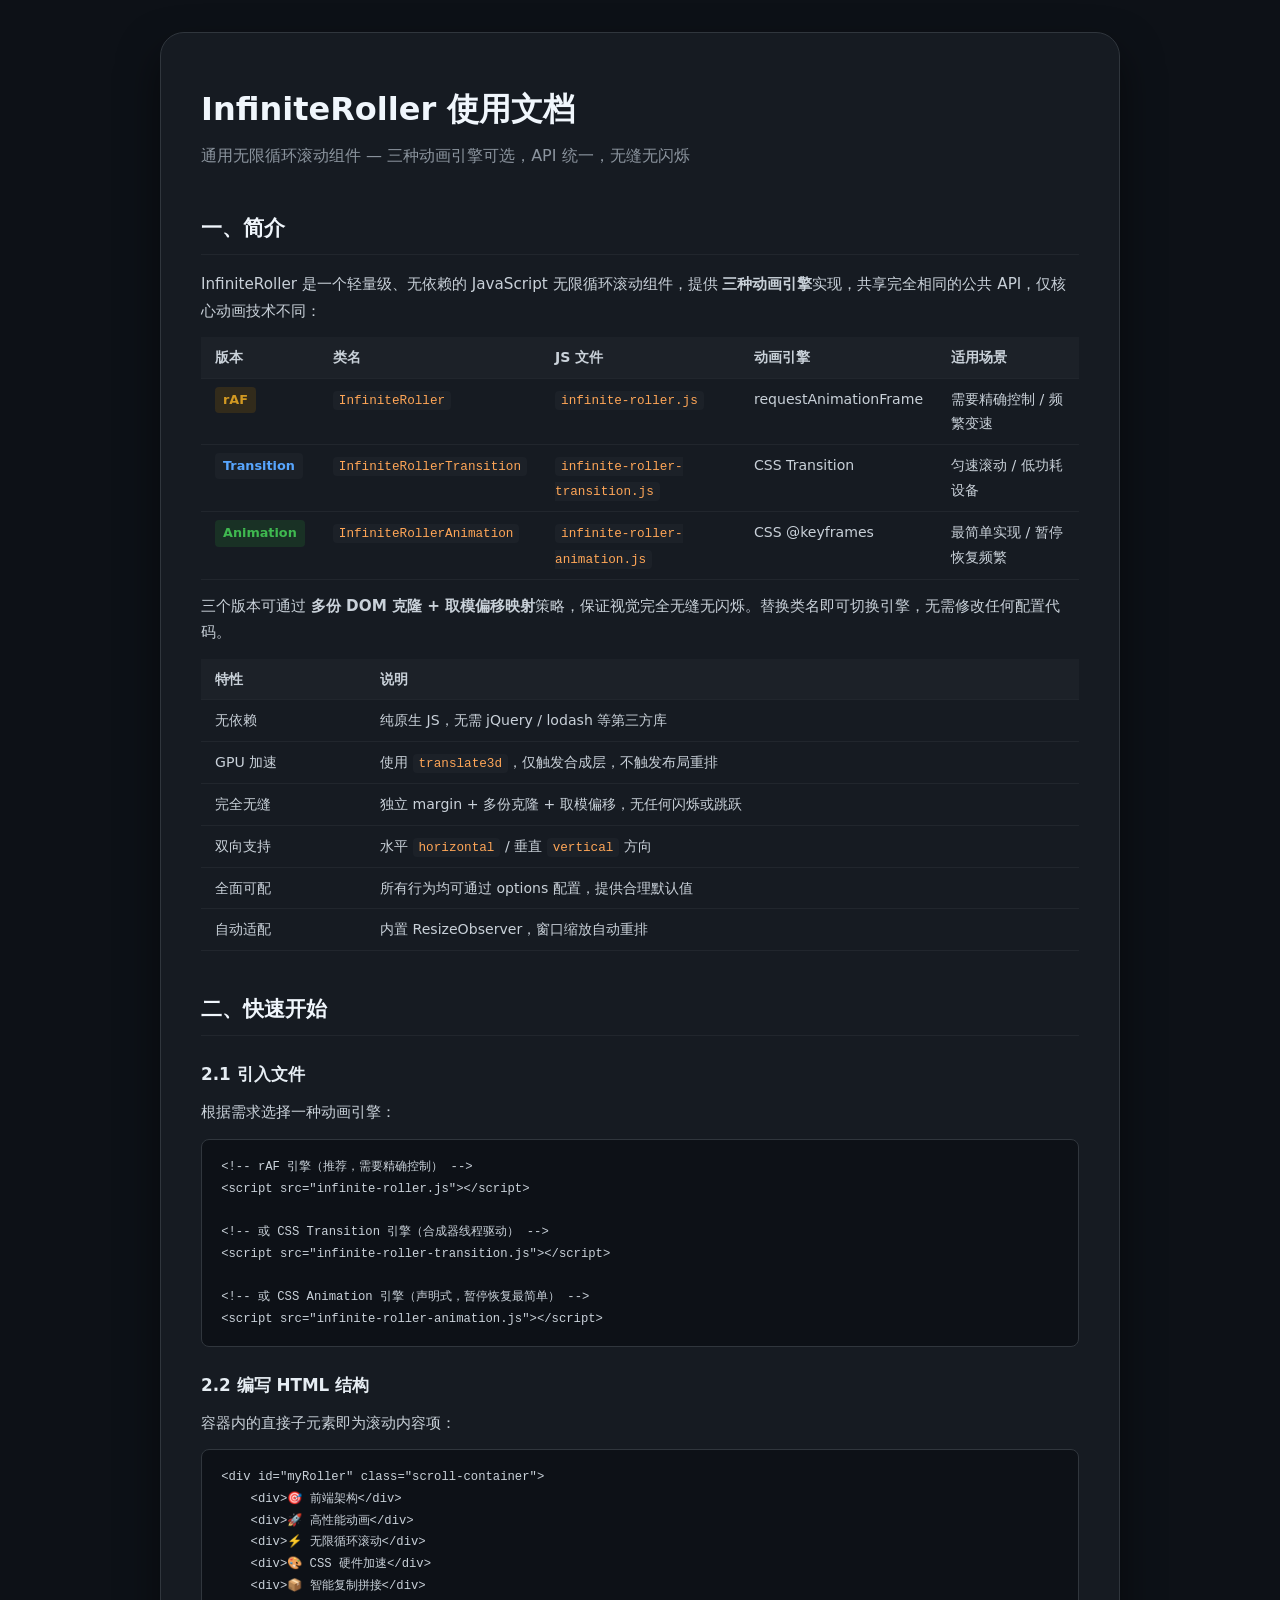
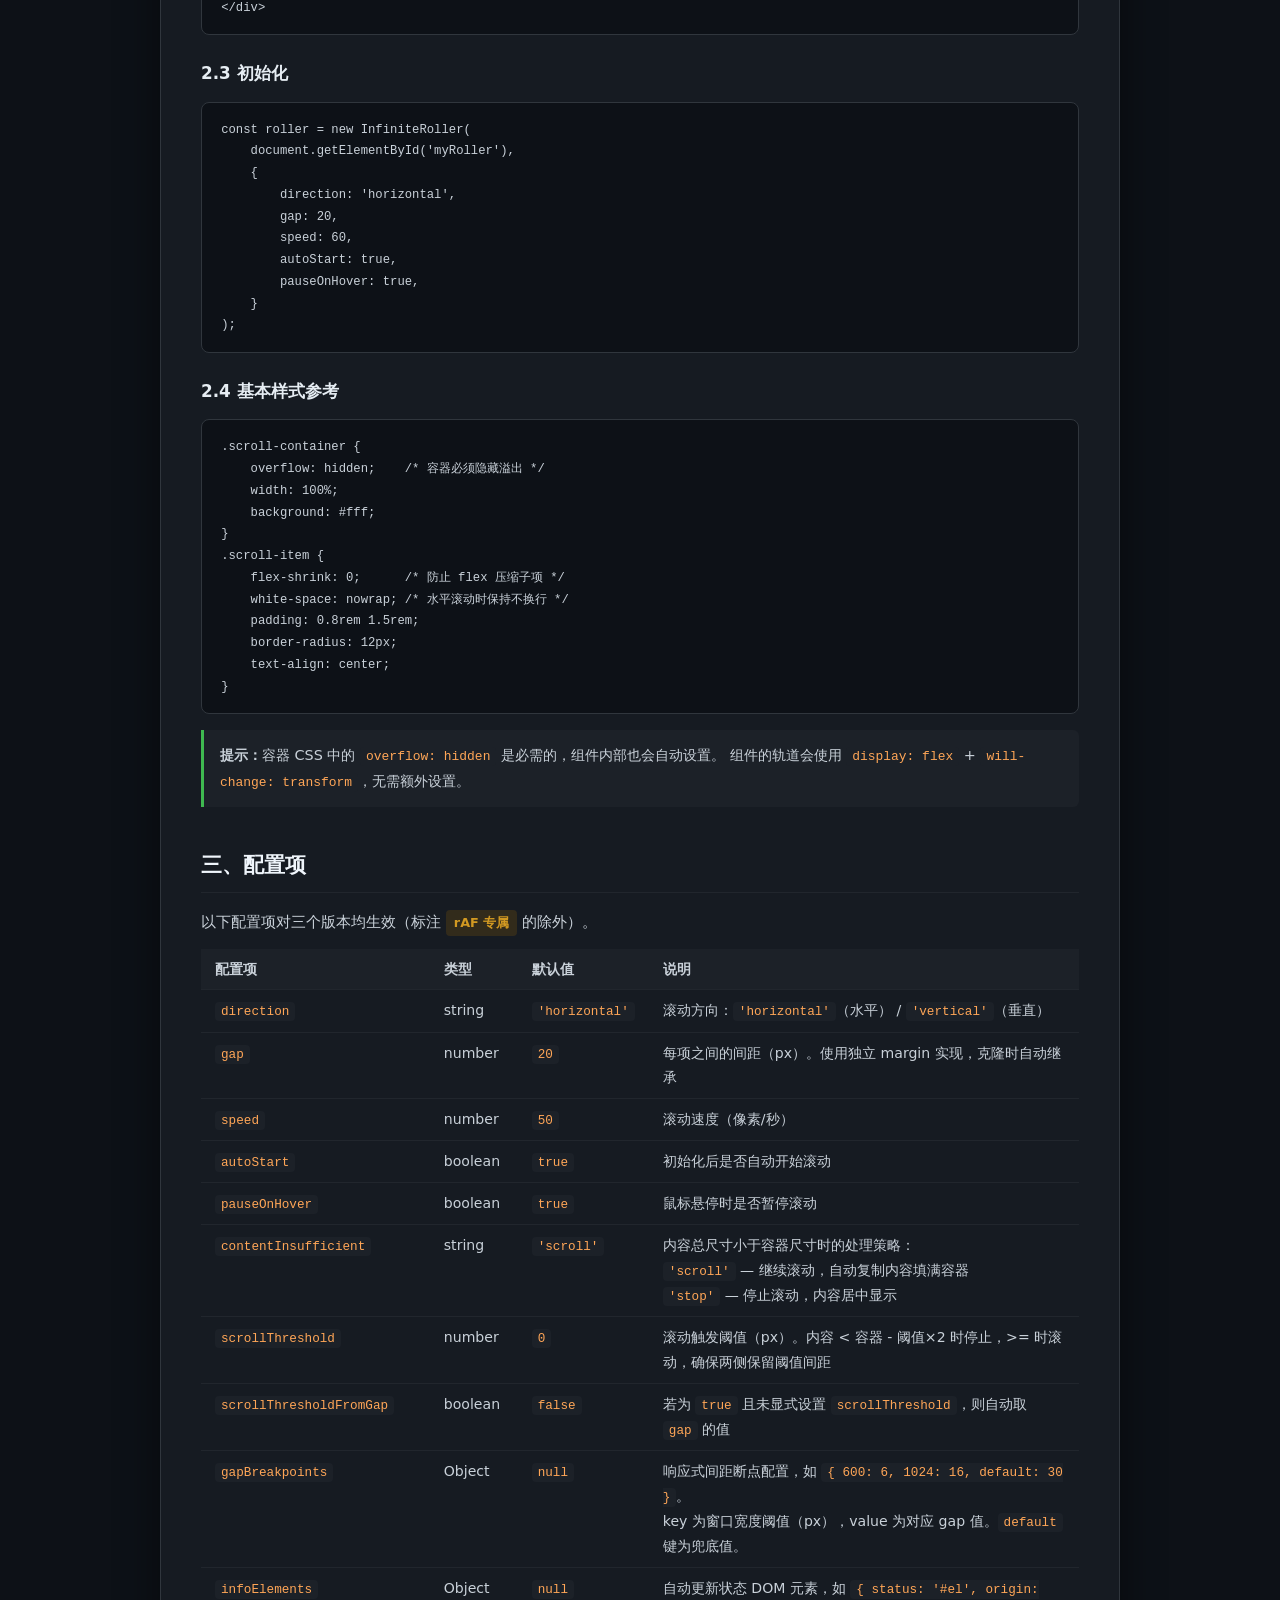
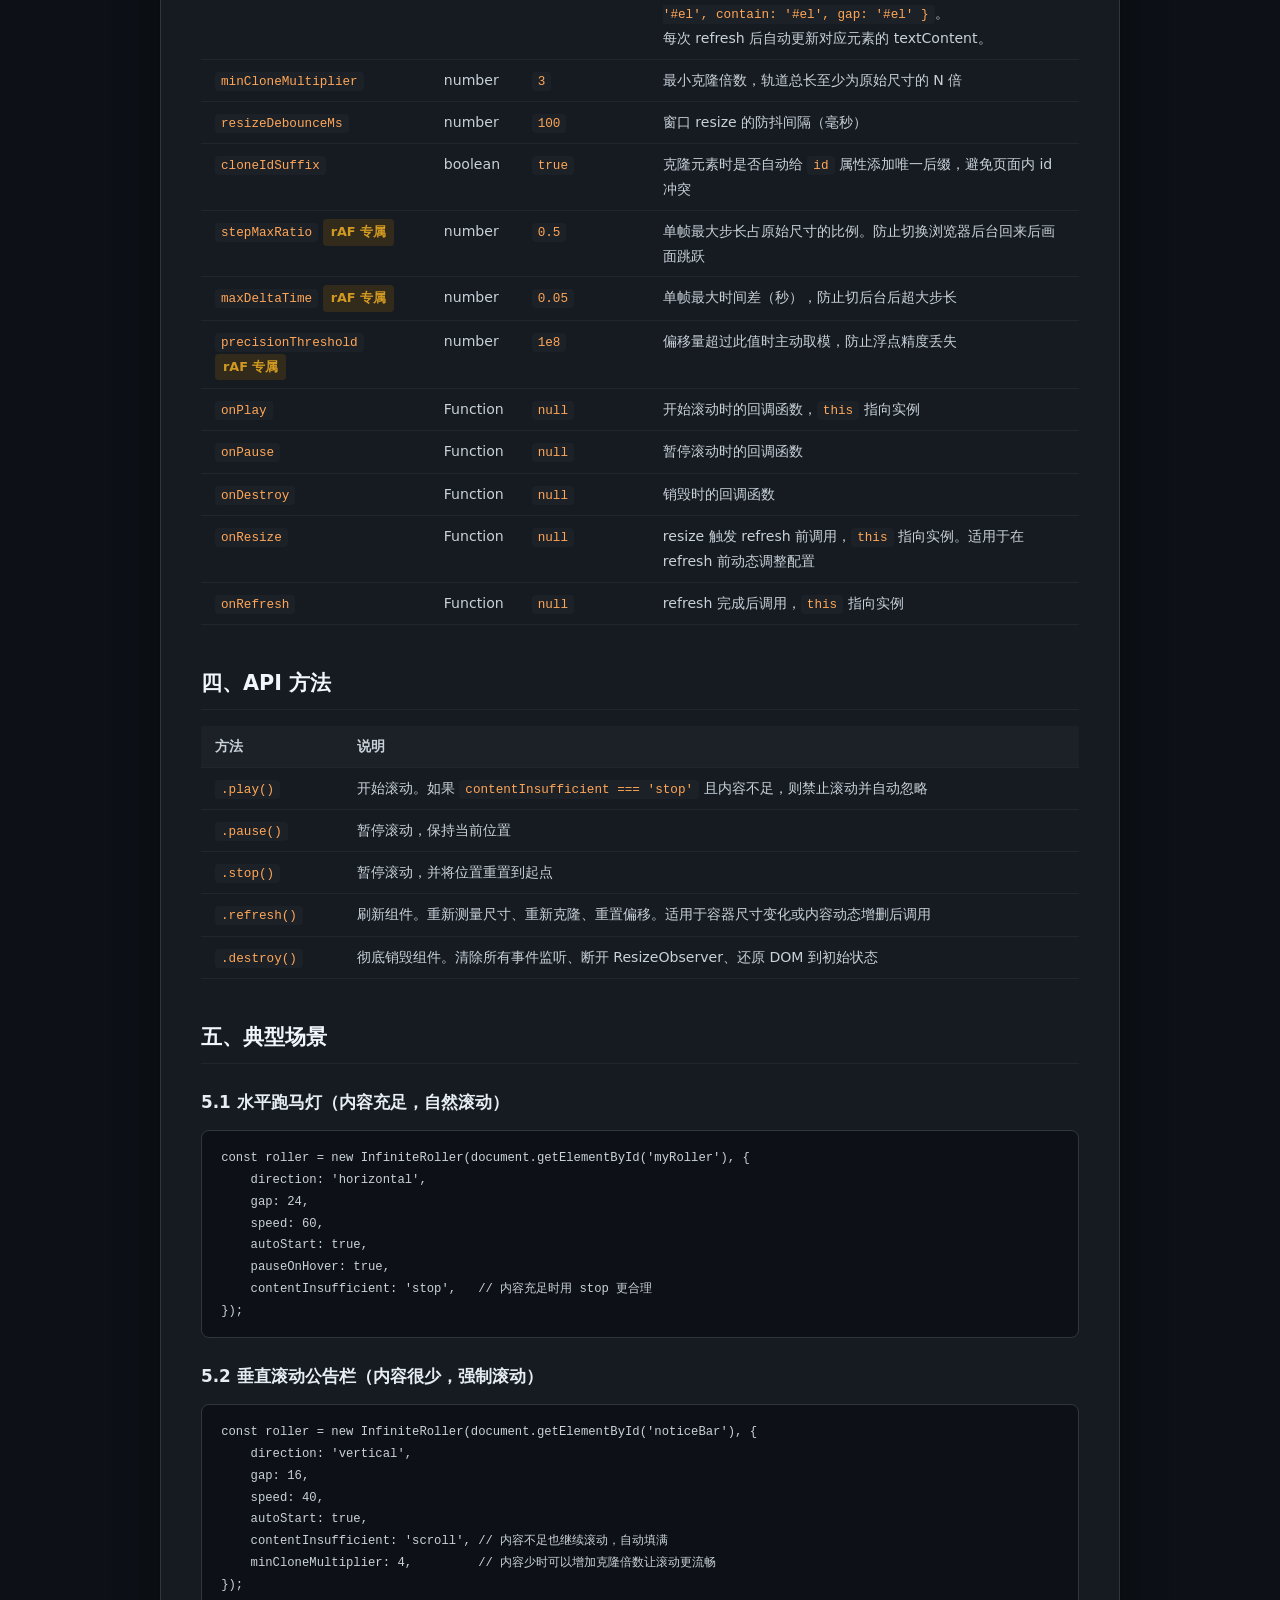
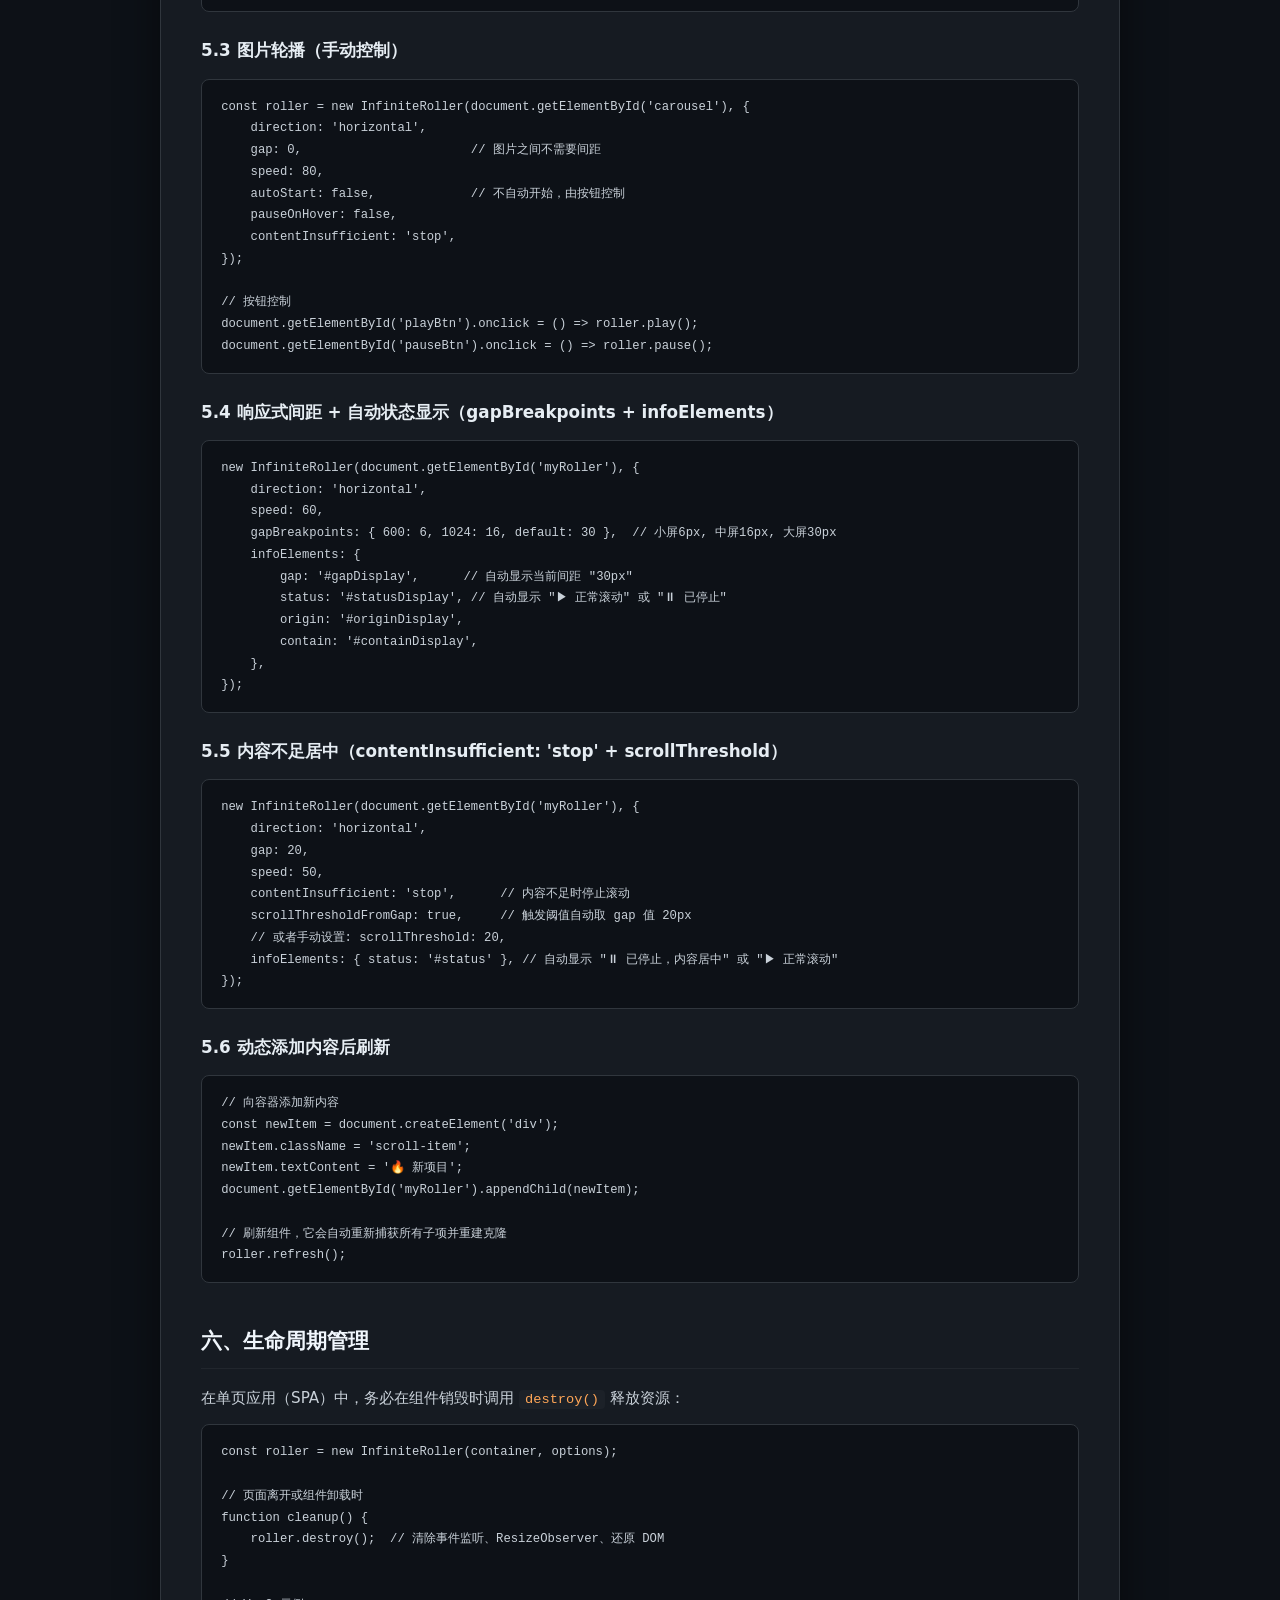
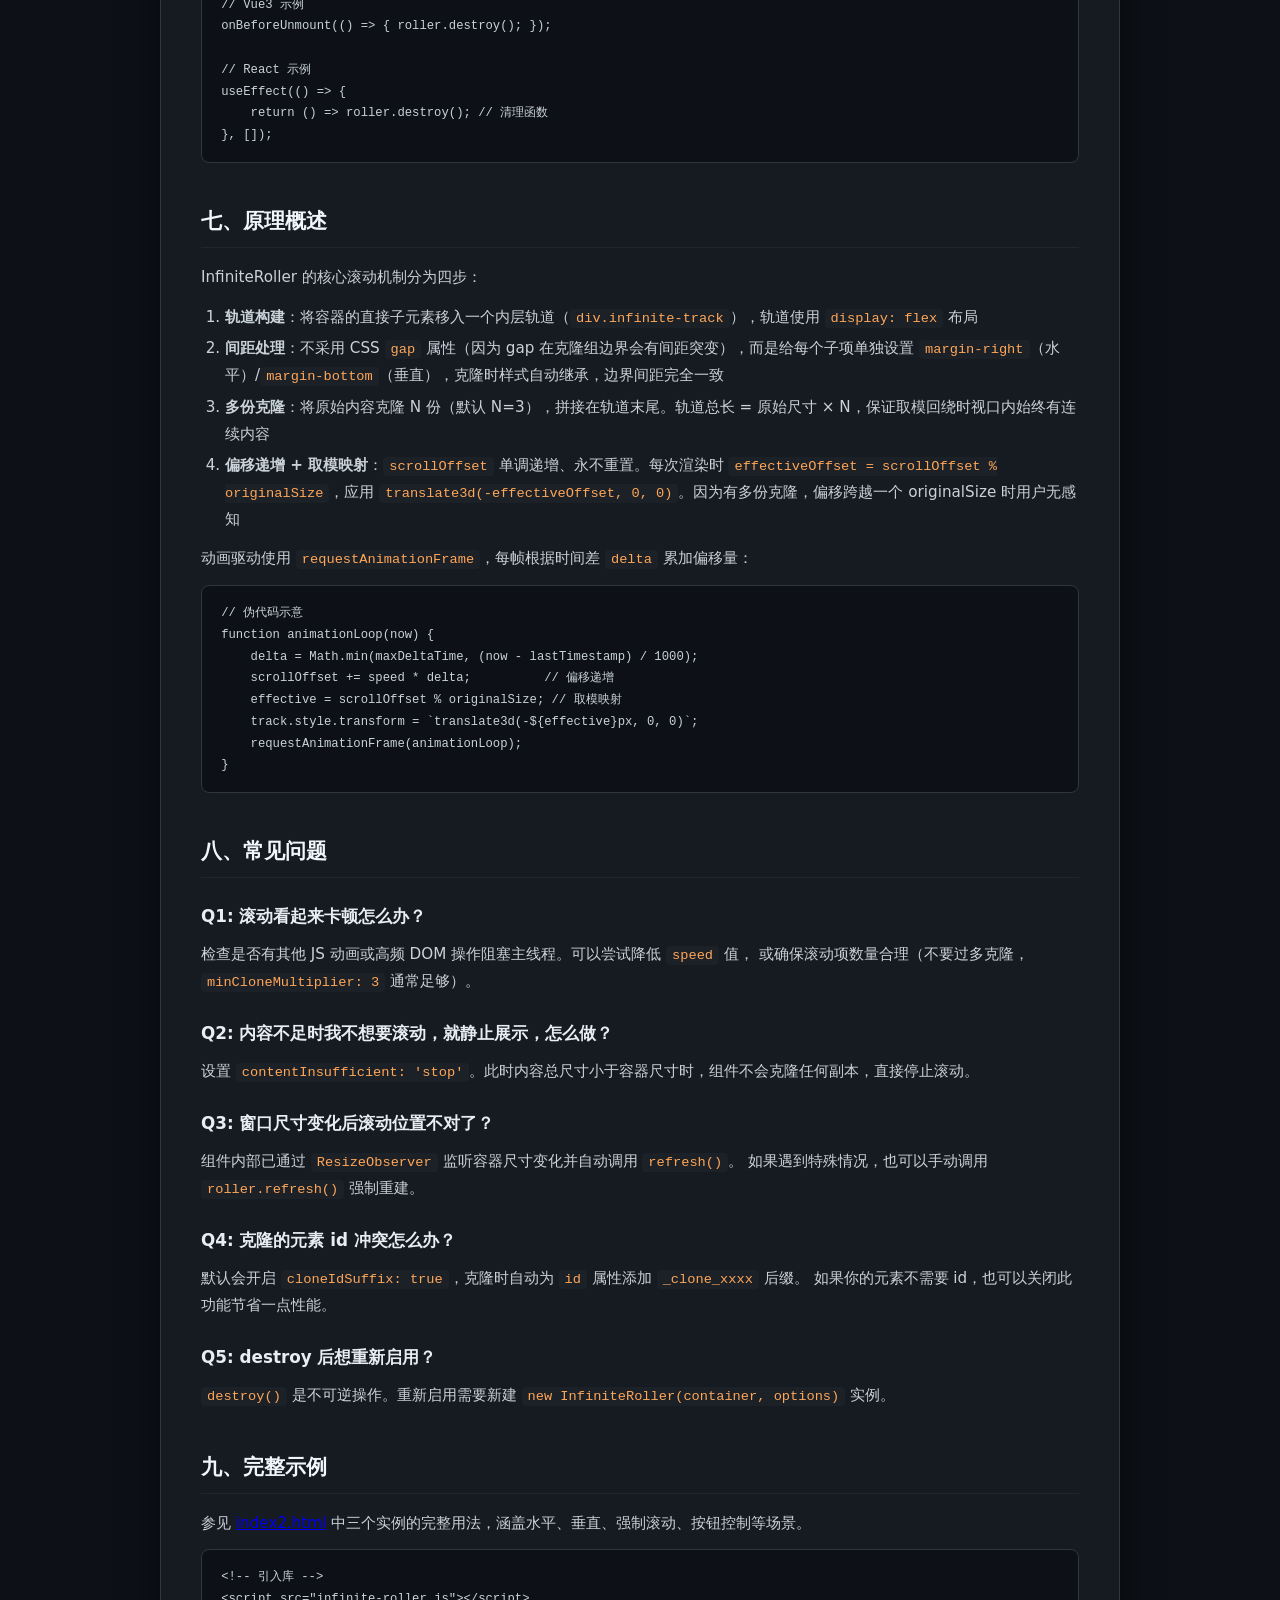
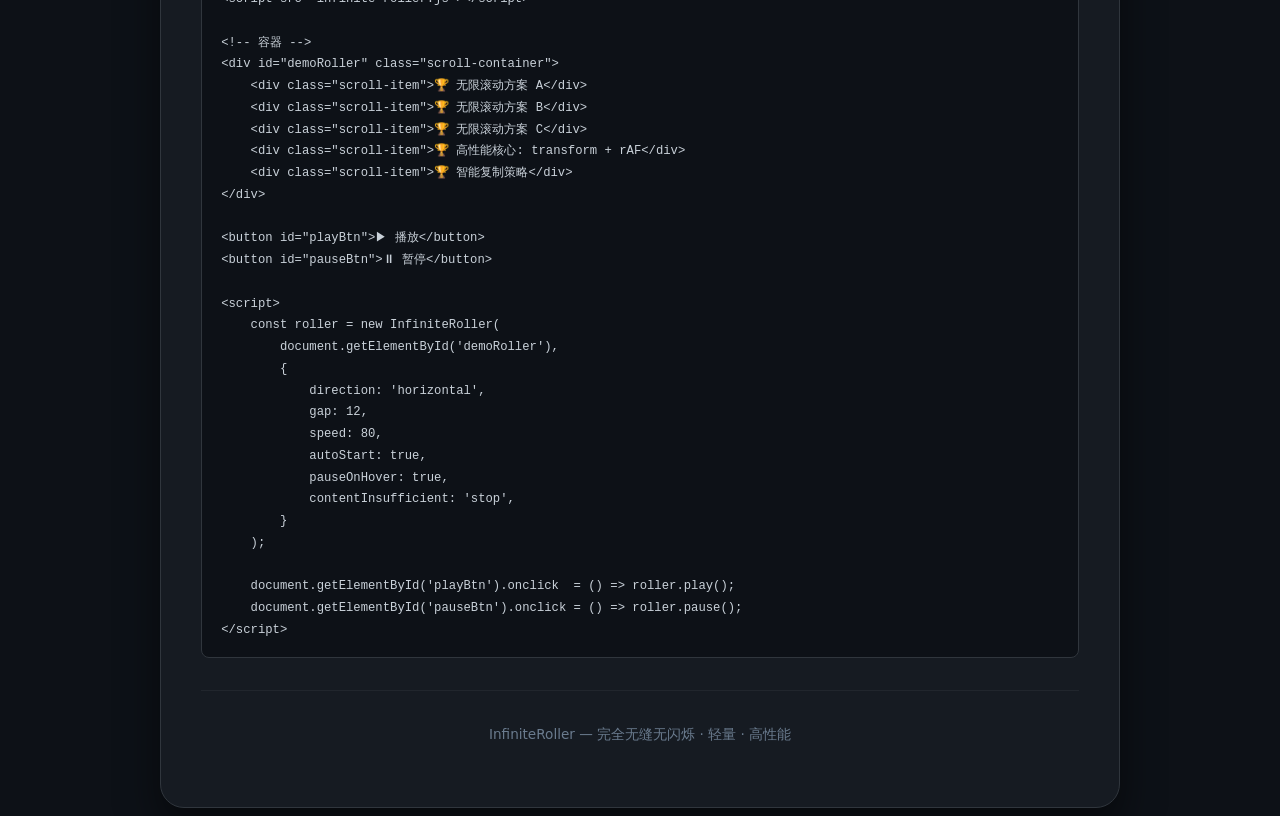
<file: infinite-roller-guide.html>
<!DOCTYPE html>
<html lang="zh-CN">
<head>
    <meta charset="UTF-8">
    <meta name="viewport" content="width=device-width, initial-scale=1.0">
    <title>InfiniteRoller 使用文档</title>
    <style>
        * { margin: 0; padding: 0; box-sizing: border-box; }
        body {
            font-family: system-ui, 'Segoe UI', 'PingFang SC', Roboto, sans-serif;
            background: #0d1117;
            color: #e6edf3;
            padding: 2rem;
            display: flex;
            justify-content: center;
            line-height: 1.75;
        }
        .doc {
            max-width: 960px;
            width: 100%;
            background: #161b22;
            border-radius: 1.5rem;
            box-shadow: 0 20px 40px rgba(0,0,0,0.5);
            padding: 3rem 2.5rem;
            border: 1px solid #30363d;
        }
        h1 { font-size: 2rem; color: #f0f6fc; margin-bottom: 0.3rem; }
        .subtitle { color: #8b949e; font-size: 1rem; margin-bottom: 2.5rem; }
        h2 {
            font-size: 1.3rem; color: #f0f6fc;
            margin: 2.5rem 0 1rem;
            padding-bottom: 0.5rem;
            border-bottom: 1px solid #21262d;
        }
        h3 { font-size: 1.05rem; color: #e6edf3; margin: 1.5rem 0 0.6rem; }
        p { color: #c9d1d9; margin-bottom: 0.8rem; font-size: 0.95rem; }
        code {
            background: #1c2128; color: #ffa657;
            padding: 2px 6px; border-radius: 4px;
            font-family: 'Cascadia Code', 'Fira Code', 'Consolas', monospace;
            font-size: 0.9em;
        }
        pre {
            background: #0d1117; border: 1px solid #30363d;
            border-radius: 8px; padding: 1rem 1.2rem;
            overflow-x: auto; margin: 0.8rem 0;
            font-size: 0.85rem; line-height: 1.6;
        }
        pre code { background: none; color: #c9d1d9; padding: 0; }
        table {
            width: 100%; border-collapse: collapse;
            margin: 0.8rem 0; font-size: 0.88rem;
        }
        th, td {
            padding: 8px 14px; text-align: left;
            border-bottom: 1px solid #21262d;
            vertical-align: top;
        }
        th { background: #1c2128; color: #c9d1d9; font-weight: 600; white-space: nowrap; }
        td { color: #c9d1d9; }
        .note {
            background: #1c2128; border-left: 3px solid #d29922;
            border-radius: 0 6px 6px 0; padding: 0.8rem 1rem;
            margin: 1rem 0; font-size: 0.9rem; color: #c9d1d9;
        }
        .tip {
            background: #1c2128; border-left: 3px solid #3fb950;
            border-radius: 0 6px 6px 0; padding: 0.8rem 1rem;
            margin: 1rem 0; font-size: 0.9rem; color: #c9d1d9;
        }
        .tag {
            display: inline-block; padding: 2px 8px; border-radius: 4px;
            font-size: 0.8rem; font-weight: 600;
            background: #1c2128; color: #58a6ff;
        }
        .tag-new { background: #23863633; color: #3fb950; }
        .tag-important { background: #9e6a0333; color: #d29922; }
        ul, ol { color: #c9d1d9; padding-left: 1.5rem; margin-bottom: 0.8rem; font-size: 0.95rem; }
        li { margin-bottom: 0.3rem; }
        hr { border: none; border-top: 1px solid #21262d; margin: 2rem 0; }
        @media (max-width: 700px) {
            body { padding: 1rem; }
            .doc { padding: 1.5rem 1rem; }
            table { font-size: 0.8rem; }
            th, td { padding: 5px 8px; }
        }
    </style>
</head>
<body>
<div class="doc">

<h1>InfiniteRoller 使用文档</h1>
<p class="subtitle">通用无限循环滚动组件 — 三种动画引擎可选，API 统一，无缝无闪烁</p>

<h2>一、简介</h2>
<p>
    InfiniteRoller 是一个轻量级、无依赖的 JavaScript 无限循环滚动组件，提供
    <strong>三种动画引擎</strong>实现，共享完全相同的公共 API，仅核心动画技术不同：
</p>
<table>
    <tr><th>版本</th><th>类名</th><th>JS 文件</th><th>动画引擎</th><th>适用场景</th></tr>
    <tr>
        <td><span class="tag tag-important">rAF</span></td>
        <td><code>InfiniteRoller</code></td>
        <td><code>infinite-roller.js</code></td>
        <td>requestAnimationFrame</td>
        <td>需要精确控制 / 频繁变速</td>
    </tr>
    <tr>
        <td><span class="tag">Transition</span></td>
        <td><code>InfiniteRollerTransition</code></td>
        <td><code>infinite-roller-transition.js</code></td>
        <td>CSS Transition</td>
        <td>匀速滚动 / 低功耗设备</td>
    </tr>
    <tr>
        <td><span class="tag tag-new">Animation</span></td>
        <td><code>InfiniteRollerAnimation</code></td>
        <td><code>infinite-roller-animation.js</code></td>
        <td>CSS @keyframes</td>
        <td>最简单实现 / 暂停恢复频繁</td>
    </tr>
</table>

<p>三个版本可通过 <strong>多份 DOM 克隆 + 取模偏移映射</strong>策略，保证视觉完全无缝无闪烁。替换类名即可切换引擎，无需修改任何配置代码。</p>

<table>
    <tr><th>特性</th><th>说明</th></tr>
    <tr><td>无依赖</td><td>纯原生 JS，无需 jQuery / lodash 等第三方库</td></tr>
    <tr><td>GPU 加速</td><td>使用 <code>translate3d</code>，仅触发合成层，不触发布局重排</td></tr>
    <tr><td>完全无缝</td><td>独立 margin + 多份克隆 + 取模偏移，无任何闪烁或跳跃</td></tr>
    <tr><td>双向支持</td><td>水平 <code>horizontal</code> / 垂直 <code>vertical</code> 方向</td></tr>
    <tr><td>全面可配</td><td>所有行为均可通过 options 配置，提供合理默认值</td></tr>
    <tr><td>自动适配</td><td>内置 ResizeObserver，窗口缩放自动重排</td></tr>
</table>

<h2>二、快速开始</h2>

<h3>2.1 引入文件</h3>
<p>根据需求选择一种动画引擎：</p>
<pre><code>&lt;!-- rAF 引擎（推荐，需要精确控制） --&gt;
&lt;script src="infinite-roller.js"&gt;&lt;/script&gt;

&lt;!-- 或 CSS Transition 引擎（合成器线程驱动） --&gt;
&lt;script src="infinite-roller-transition.js"&gt;&lt;/script&gt;

&lt;!-- 或 CSS Animation 引擎（声明式，暂停恢复最简单） --&gt;
&lt;script src="infinite-roller-animation.js"&gt;&lt;/script&gt;</code></pre>

<h3>2.2 编写 HTML 结构</h3>
<p>容器内的直接子元素即为滚动内容项：</p>
<pre><code>&lt;div id="myRoller" class="scroll-container"&gt;
    &lt;div&gt;🎯 前端架构&lt;/div&gt;
    &lt;div&gt;🚀 高性能动画&lt;/div&gt;
    &lt;div&gt;⚡ 无限循环滚动&lt;/div&gt;
    &lt;div&gt;🎨 CSS 硬件加速&lt;/div&gt;
    &lt;div&gt;📦 智能复制拼接&lt;/div&gt;
&lt;/div&gt;</code></pre>

<h3>2.3 初始化</h3>
<pre><code>const roller = new InfiniteRoller(
    document.getElementById('myRoller'),
    {
        direction: 'horizontal',
        gap: 20,
        speed: 60,
        autoStart: true,
        pauseOnHover: true,
    }
);</code></pre>

<h3>2.4 基本样式参考</h3>
<pre><code>.scroll-container {
    overflow: hidden;    /* 容器必须隐藏溢出 */
    width: 100%;
    background: #fff;
}
.scroll-item {
    flex-shrink: 0;      /* 防止 flex 压缩子项 */
    white-space: nowrap; /* 水平滚动时保持不换行 */
    padding: 0.8rem 1.5rem;
    border-radius: 12px;
    text-align: center;
}</code></pre>

<div class="tip">
    <strong>提示：</strong>容器 CSS 中的 <code>overflow: hidden</code> 是必需的，组件内部也会自动设置。
    组件的轨道会使用 <code>display: flex</code> + <code>will-change: transform</code>，无需额外设置。
</div>

<h2>三、配置项</h2>

<p>以下配置项对三个版本均生效（标注 <span class="tag tag-important">rAF 专属</span> 的除外）。</p>

<table>
    <tr><th>配置项</th><th>类型</th><th>默认值</th><th>说明</th></tr>
    <tr>
        <td><code>direction</code></td>
        <td>string</td>
        <td><code>'horizontal'</code></td>
        <td>滚动方向：<code>'horizontal'</code>（水平） / <code>'vertical'</code>（垂直）</td>
    </tr>
    <tr>
        <td><code>gap</code></td>
        <td>number</td>
        <td><code>20</code></td>
        <td>每项之间的间距（px）。使用独立 margin 实现，克隆时自动继承</td>
    </tr>
    <tr>
        <td><code>speed</code></td>
        <td>number</td>
        <td><code>50</code></td>
        <td>滚动速度（像素/秒）</td>
    </tr>
    <tr>
        <td><code>autoStart</code></td>
        <td>boolean</td>
        <td><code>true</code></td>
        <td>初始化后是否自动开始滚动</td>
    </tr>
    <tr>
        <td><code>pauseOnHover</code></td>
        <td>boolean</td>
        <td><code>true</code></td>
        <td>鼠标悬停时是否暂停滚动</td>
    </tr>
    <tr>
        <td><code>contentInsufficient</code></td>
        <td>string</td>
        <td><code>'scroll'</code></td>
        <td>
            内容总尺寸小于容器尺寸时的处理策略：<br>
            <code>'scroll'</code> — 继续滚动，自动复制内容填满容器<br>
            <code>'stop'</code> — 停止滚动，内容居中显示
        </td>
    </tr>
    <tr>
        <td><code>scrollThreshold</code></td>
        <td>number</td>
        <td><code>0</code></td>
        <td>滚动触发阈值（px）。内容 &lt; 容器 - 阈值×2 时停止，&gt;= 时滚动，确保两侧保留阈值间距</td>
    </tr>
    <tr>
        <td><code>scrollThresholdFromGap</code></td>
        <td>boolean</td>
        <td><code>false</code></td>
        <td>若为 <code>true</code> 且未显式设置 <code>scrollThreshold</code>，则自动取 <code>gap</code> 的值</td>
    </tr>
    <tr>
        <td><code>gapBreakpoints</code></td>
        <td>Object</td>
        <td><code>null</code></td>
        <td>
            响应式间距断点配置，如 <code>{ 600: 6, 1024: 16, default: 30 }</code>。<br>
            key 为窗口宽度阈值（px），value 为对应 gap 值。<code>default</code> 键为兜底值。
        </td>
    </tr>
    <tr>
        <td><code>infoElements</code></td>
        <td>Object</td>
        <td><code>null</code></td>
        <td>
            自动更新状态 DOM 元素，如 <code>{ status: '#el', origin: '#el', contain: '#el', gap: '#el' }</code>。<br>
            每次 refresh 后自动更新对应元素的 textContent。
        </td>
    </tr>
    <tr>
        <td><code>minCloneMultiplier</code></td>
        <td>number</td>
        <td><code>3</code></td>
        <td>最小克隆倍数，轨道总长至少为原始尺寸的 N 倍</td>
    </tr>
    <tr>
        <td><code>resizeDebounceMs</code></td>
        <td>number</td>
        <td><code>100</code></td>
        <td>窗口 resize 的防抖间隔（毫秒）</td>
    </tr>
    <tr>
        <td><code>cloneIdSuffix</code></td>
        <td>boolean</td>
        <td><code>true</code></td>
        <td>克隆元素时是否自动给 <code>id</code> 属性添加唯一后缀，避免页面内 id 冲突</td>
    </tr>
    <tr>
        <td><code>stepMaxRatio</code> <span class="tag tag-important">rAF 专属</span></td>
        <td>number</td>
        <td><code>0.5</code></td>
        <td>单帧最大步长占原始尺寸的比例。防止切换浏览器后台回来后画面跳跃</td>
    </tr>
    <tr>
        <td><code>maxDeltaTime</code> <span class="tag tag-important">rAF 专属</span></td>
        <td>number</td>
        <td><code>0.05</code></td>
        <td>单帧最大时间差（秒），防止切后台后超大步长</td>
    </tr>
    <tr>
        <td><code>precisionThreshold</code> <span class="tag tag-important">rAF 专属</span></td>
        <td>number</td>
        <td><code>1e8</code></td>
        <td>偏移量超过此值时主动取模，防止浮点精度丢失</td>
    </tr>
    <tr>
        <td><code>onPlay</code></td>
        <td>Function</td>
        <td><code>null</code></td>
        <td>开始滚动时的回调函数，<code>this</code> 指向实例</td>
    </tr>
    <tr>
        <td><code>onPause</code></td>
        <td>Function</td>
        <td><code>null</code></td>
        <td>暂停滚动时的回调函数</td>
    </tr>
    <tr>
        <td><code>onDestroy</code></td>
        <td>Function</td>
        <td><code>null</code></td>
        <td>销毁时的回调函数</td>
    </tr>
    <tr>
        <td><code>onResize</code></td>
        <td>Function</td>
        <td><code>null</code></td>
        <td>resize 触发 refresh 前调用，<code>this</code> 指向实例。适用于在 refresh 前动态调整配置</td>
    </tr>
    <tr>
        <td><code>onRefresh</code></td>
        <td>Function</td>
        <td><code>null</code></td>
        <td>refresh 完成后调用，<code>this</code> 指向实例</td>
    </tr>
</table>

<h2>四、API 方法</h2>

<table>
    <tr><th>方法</th><th>说明</th></tr>
    <tr>
        <td><code>.play()</code></td>
        <td>开始滚动。如果 <code>contentInsufficient === 'stop'</code> 且内容不足，则禁止滚动并自动忽略</td>
    </tr>
    <tr>
        <td><code>.pause()</code></td>
        <td>暂停滚动，保持当前位置</td>
    </tr>
    <tr>
        <td><code>.stop()</code></td>
        <td>暂停滚动，并将位置重置到起点</td>
    </tr>
    <tr>
        <td><code>.refresh()</code></td>
        <td>刷新组件。重新测量尺寸、重新克隆、重置偏移。适用于容器尺寸变化或内容动态增删后调用</td>
    </tr>
    <tr>
        <td><code>.destroy()</code></td>
        <td>彻底销毁组件。清除所有事件监听、断开 ResizeObserver、还原 DOM 到初始状态</td>
    </tr>
</table>

<h2>五、典型场景</h2>

<h3>5.1 水平跑马灯（内容充足，自然滚动）</h3>
<pre><code>const roller = new InfiniteRoller(document.getElementById('myRoller'), {
    direction: 'horizontal',
    gap: 24,
    speed: 60,
    autoStart: true,
    pauseOnHover: true,
    contentInsufficient: 'stop',   // 内容充足时用 stop 更合理
});</code></pre>

<h3>5.2 垂直滚动公告栏（内容很少，强制滚动）</h3>
<pre><code>const roller = new InfiniteRoller(document.getElementById('noticeBar'), {
    direction: 'vertical',
    gap: 16,
    speed: 40,
    autoStart: true,
    contentInsufficient: 'scroll', // 内容不足也继续滚动，自动填满
    minCloneMultiplier: 4,         // 内容少时可以增加克隆倍数让滚动更流畅
});</code></pre>

<h3>5.3 图片轮播（手动控制）</h3>
<pre><code>const roller = new InfiniteRoller(document.getElementById('carousel'), {
    direction: 'horizontal',
    gap: 0,                       // 图片之间不需要间距
    speed: 80,
    autoStart: false,             // 不自动开始，由按钮控制
    pauseOnHover: false,
    contentInsufficient: 'stop',
});

// 按钮控制
document.getElementById('playBtn').onclick = () => roller.play();
document.getElementById('pauseBtn').onclick = () => roller.pause();</code></pre>

<h3>5.4 响应式间距 + 自动状态显示（gapBreakpoints + infoElements）</h3>
<pre><code>new InfiniteRoller(document.getElementById('myRoller'), {
    direction: 'horizontal',
    speed: 60,
    gapBreakpoints: { 600: 6, 1024: 16, default: 30 },  // 小屏6px, 中屏16px, 大屏30px
    infoElements: {
        gap: '#gapDisplay',      // 自动显示当前间距 "30px"
        status: '#statusDisplay', // 自动显示 "▶ 正常滚动" 或 "⏸ 已停止"
        origin: '#originDisplay',
        contain: '#containDisplay',
    },
});</code></pre>

<h3>5.5 内容不足居中（contentInsufficient: 'stop' + scrollThreshold）</h3>
<pre><code>new InfiniteRoller(document.getElementById('myRoller'), {
    direction: 'horizontal',
    gap: 20,
    speed: 50,
    contentInsufficient: 'stop',      // 内容不足时停止滚动
    scrollThresholdFromGap: true,     // 触发阈值自动取 gap 值 20px
    // 或者手动设置: scrollThreshold: 20,
    infoElements: { status: '#status' }, // 自动显示 "⏸ 已停止，内容居中" 或 "▶ 正常滚动"
});</code></pre>

<h3>5.6 动态添加内容后刷新</h3>
<pre><code>// 向容器添加新内容
const newItem = document.createElement('div');
newItem.className = 'scroll-item';
newItem.textContent = '🔥 新项目';
document.getElementById('myRoller').appendChild(newItem);

// 刷新组件，它会自动重新捕获所有子项并重建克隆
roller.refresh();</code></pre>

<h2>六、生命周期管理</h2>

<p>在单页应用（SPA）中，务必在组件销毁时调用 <code>destroy()</code> 释放资源：</p>

<pre><code>const roller = new InfiniteRoller(container, options);

// 页面离开或组件卸载时
function cleanup() {
    roller.destroy();  // 清除事件监听、ResizeObserver、还原 DOM
}

// Vue3 示例
onBeforeUnmount(() => { roller.destroy(); });

// React 示例
useEffect(() => {
    return () => roller.destroy(); // 清理函数
}, []);</code></pre>

<h2>七、原理概述</h2>

<p>InfiniteRoller 的核心滚动机制分为四步：</p>

<ol>
    <li><strong>轨道构建</strong>：将容器的直接子元素移入一个内层轨道（<code>div.infinite-track</code>），轨道使用 <code>display: flex</code> 布局</li>
    <li><strong>间距处理</strong>：不采用 CSS <code>gap</code> 属性（因为 gap 在克隆组边界会有间距突变），而是给每个子项单独设置 <code>margin-right</code>（水平）/<code>margin-bottom</code>（垂直），克隆时样式自动继承，边界间距完全一致</li>
    <li><strong>多份克隆</strong>：将原始内容克隆 N 份（默认 N=3），拼接在轨道末尾。轨道总长 = 原始尺寸 × N，保证取模回绕时视口内始终有连续内容</li>
    <li><strong>偏移递增 + 取模映射</strong>：<code>scrollOffset</code> 单调递增、永不重置。每次渲染时 <code>effectiveOffset = scrollOffset % originalSize</code>，应用 <code>translate3d(-effectiveOffset, 0, 0)</code>。因为有多份克隆，偏移跨越一个 originalSize 时用户无感知</li>
</ol>

<p>动画驱动使用 <code>requestAnimationFrame</code>，每帧根据时间差 <code>delta</code> 累加偏移量：</p>

<pre><code>// 伪代码示意
function animationLoop(now) {
    delta = Math.min(maxDeltaTime, (now - lastTimestamp) / 1000);
    scrollOffset += speed * delta;          // 偏移递增
    effective = scrollOffset % originalSize; // 取模映射
    track.style.transform = `translate3d(-${effective}px, 0, 0)`;
    requestAnimationFrame(animationLoop);
}</code></pre>

<h2>八、常见问题</h2>

<h3>Q1: 滚动看起来卡顿怎么办？</h3>
<p>
    检查是否有其他 JS 动画或高频 DOM 操作阻塞主线程。可以尝试降低 <code>speed</code> 值，
    或确保滚动项数量合理（不要过多克隆，<code>minCloneMultiplier: 3</code> 通常足够）。
</p>

<h3>Q2: 内容不足时我不想要滚动，就静止展示，怎么做？</h3>
<p>
    设置 <code>contentInsufficient: 'stop'</code>。此时内容总尺寸小于容器尺寸时，组件不会克隆任何副本，直接停止滚动。
</p>

<h3>Q3: 窗口尺寸变化后滚动位置不对了？</h3>
<p>
    组件内部已通过 <code>ResizeObserver</code> 监听容器尺寸变化并自动调用 <code>refresh()</code>。
    如果遇到特殊情况，也可以手动调用 <code>roller.refresh()</code> 强制重建。
</p>

<h3>Q4: 克隆的元素 id 冲突怎么办？</h3>
<p>
    默认会开启 <code>cloneIdSuffix: true</code>，克隆时自动为 <code>id</code> 属性添加 <code>_clone_xxxx</code> 后缀。
    如果你的元素不需要 id，也可以关闭此功能节省一点性能。
</p>

<h3>Q5: destroy 后想重新启用？</h3>
<p>
    <code>destroy()</code> 是不可逆操作。重新启用需要新建 <code>new InfiniteRoller(container, options)</code> 实例。
</p>

<h2>九、完整示例</h2>

<p>参见 <a href="index2.html">index2.html</a> 中三个实例的完整用法，涵盖水平、垂直、强制滚动、按钮控制等场景。</p>

<pre><code>&lt;!-- 引入库 --&gt;
&lt;script src="infinite-roller.js"&gt;&lt;/script&gt;

&lt;!-- 容器 --&gt;
&lt;div id="demoRoller" class="scroll-container"&gt;
    &lt;div class="scroll-item"&gt;🏆 无限滚动方案 A&lt;/div&gt;
    &lt;div class="scroll-item"&gt;🏆 无限滚动方案 B&lt;/div&gt;
    &lt;div class="scroll-item"&gt;🏆 无限滚动方案 C&lt;/div&gt;
    &lt;div class="scroll-item"&gt;🏆 高性能核心: transform + rAF&lt;/div&gt;
    &lt;div class="scroll-item"&gt;🏆 智能复制策略&lt;/div&gt;
&lt;/div&gt;

&lt;button id="playBtn"&gt;▶ 播放&lt;/button&gt;
&lt;button id="pauseBtn"&gt;⏸ 暂停&lt;/button&gt;

&lt;script&gt;
    const roller = new InfiniteRoller(
        document.getElementById('demoRoller'),
        {
            direction: 'horizontal',
            gap: 12,
            speed: 80,
            autoStart: true,
            pauseOnHover: true,
            contentInsufficient: 'stop',
        }
    );

    document.getElementById('playBtn').onclick  = () => roller.play();
    document.getElementById('pauseBtn').onclick = () => roller.pause();
&lt;/script&gt;</code></pre>

<hr>

<p style="text-align:center;color:#6a7b8e;font-size:0.85rem;">
    InfiniteRoller &mdash; 完全无缝无闪烁 &middot; 轻量 &middot; 高性能
</p>

</div>
</body>
</html>
</file>
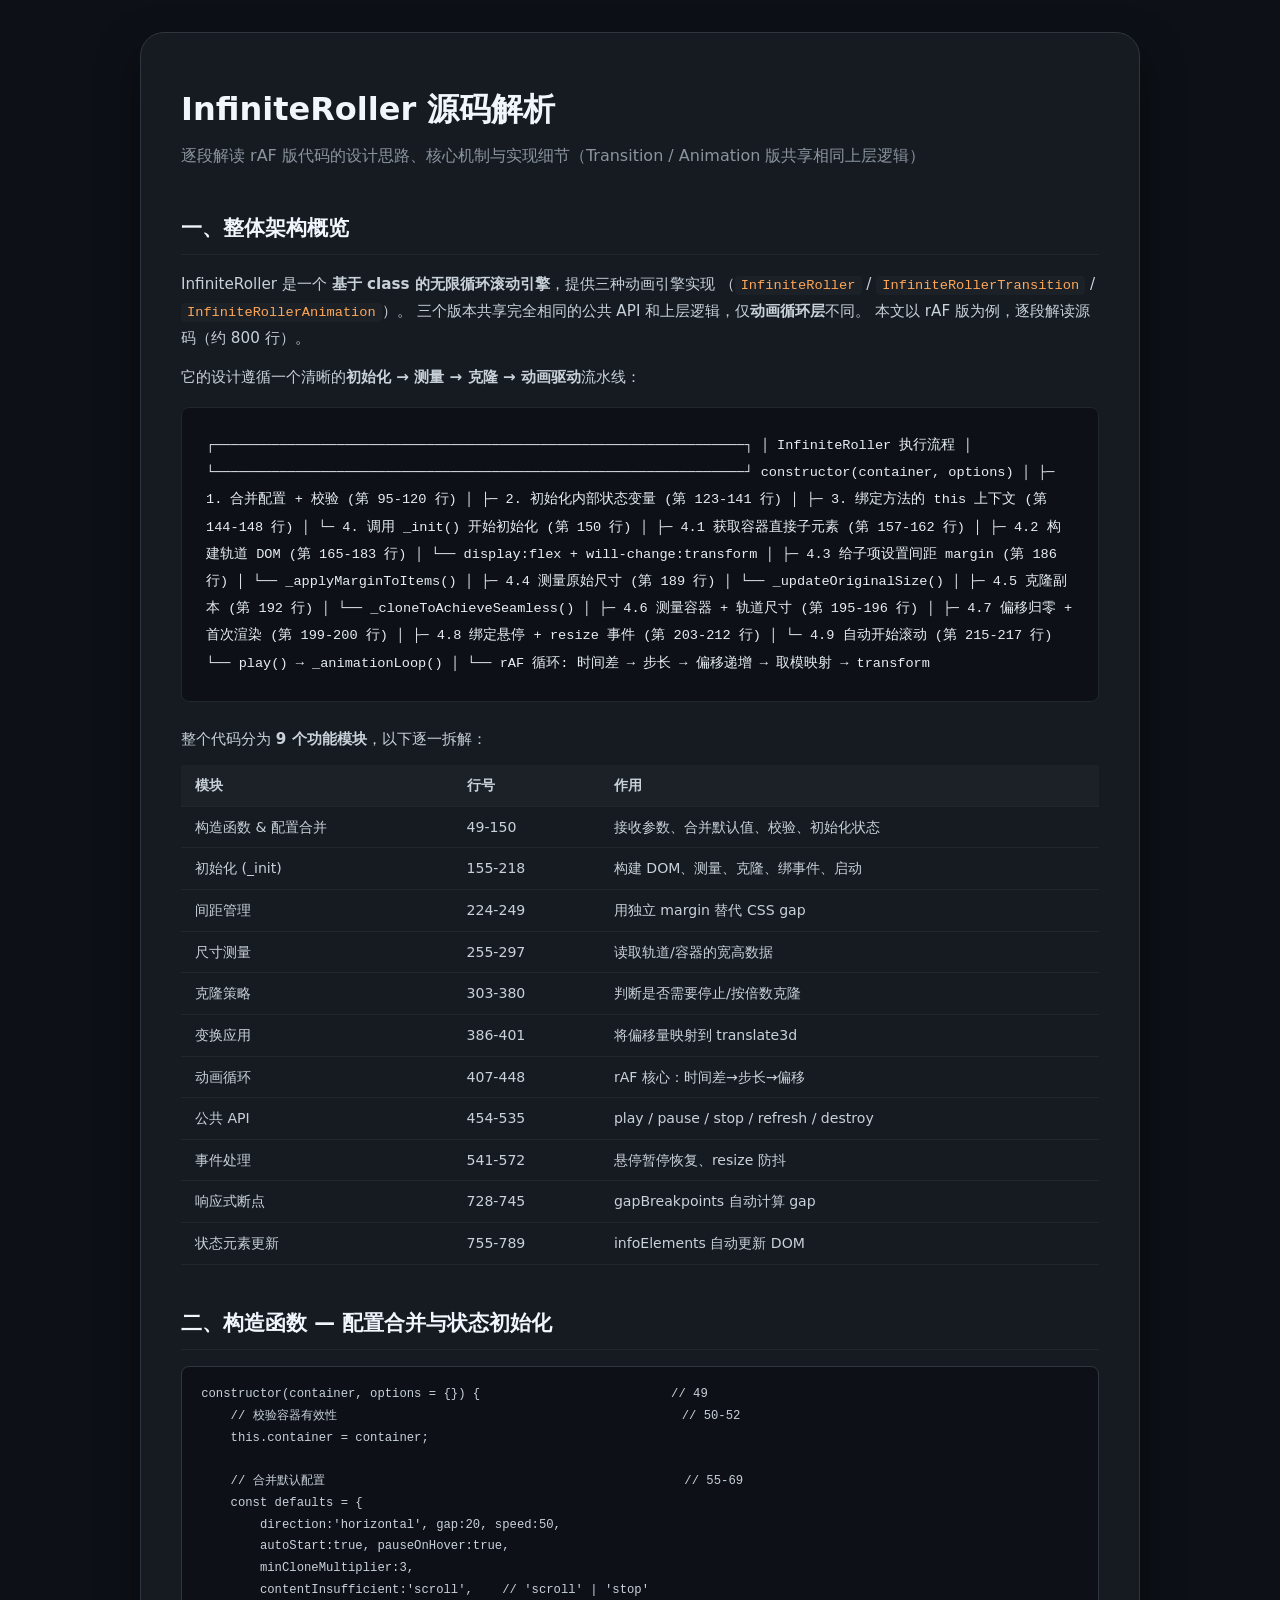
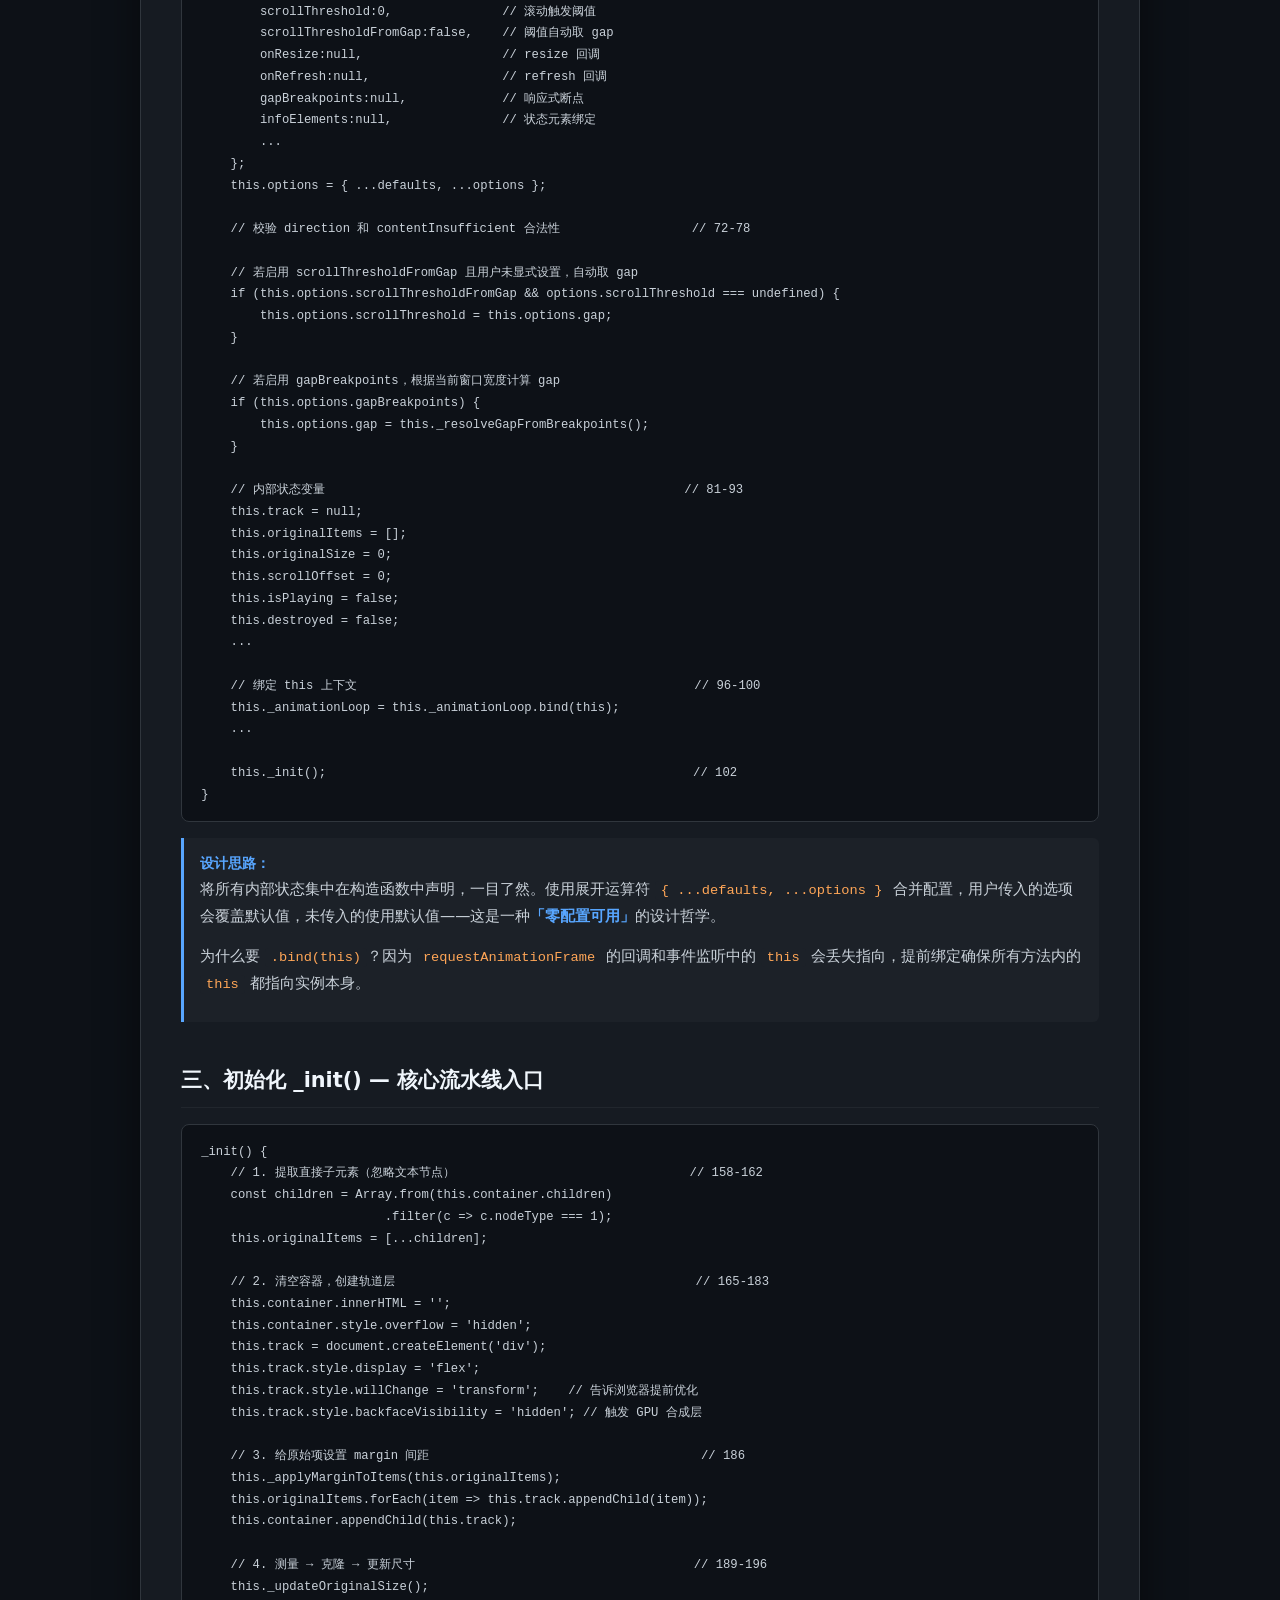
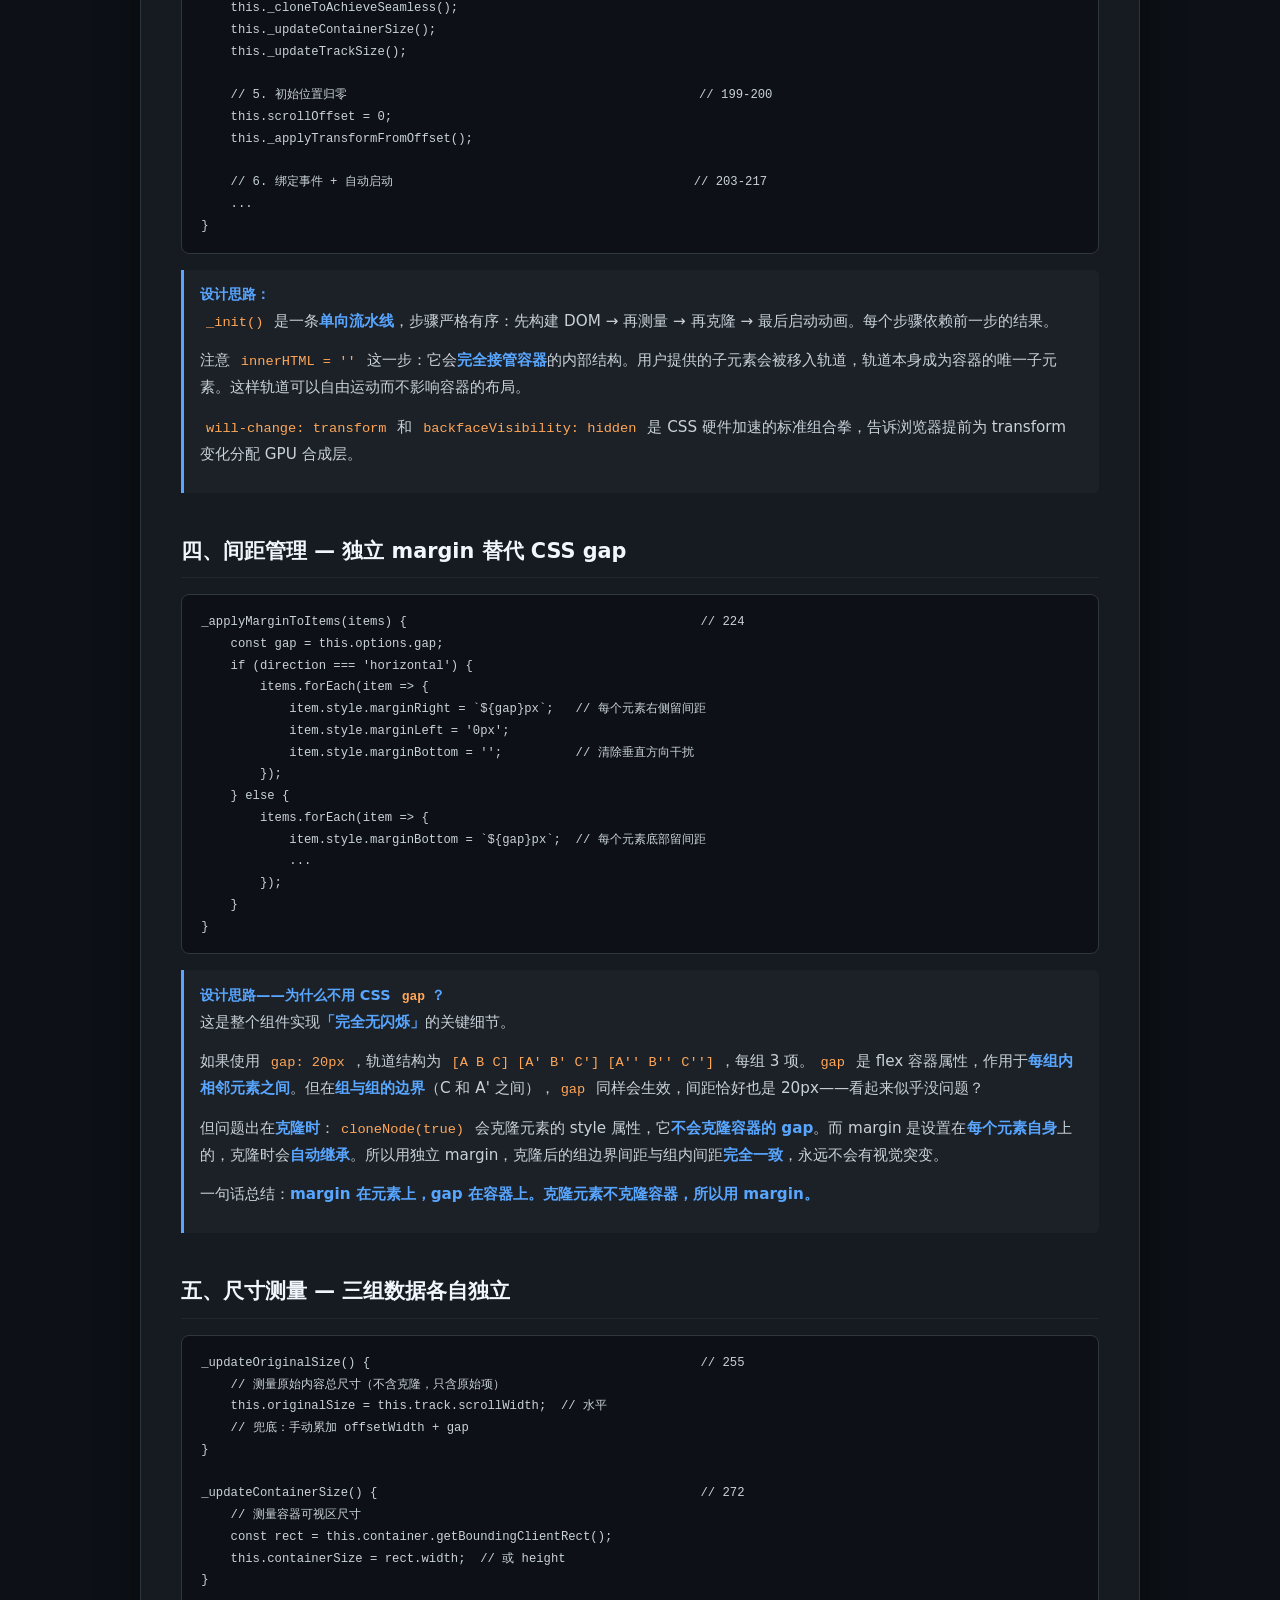
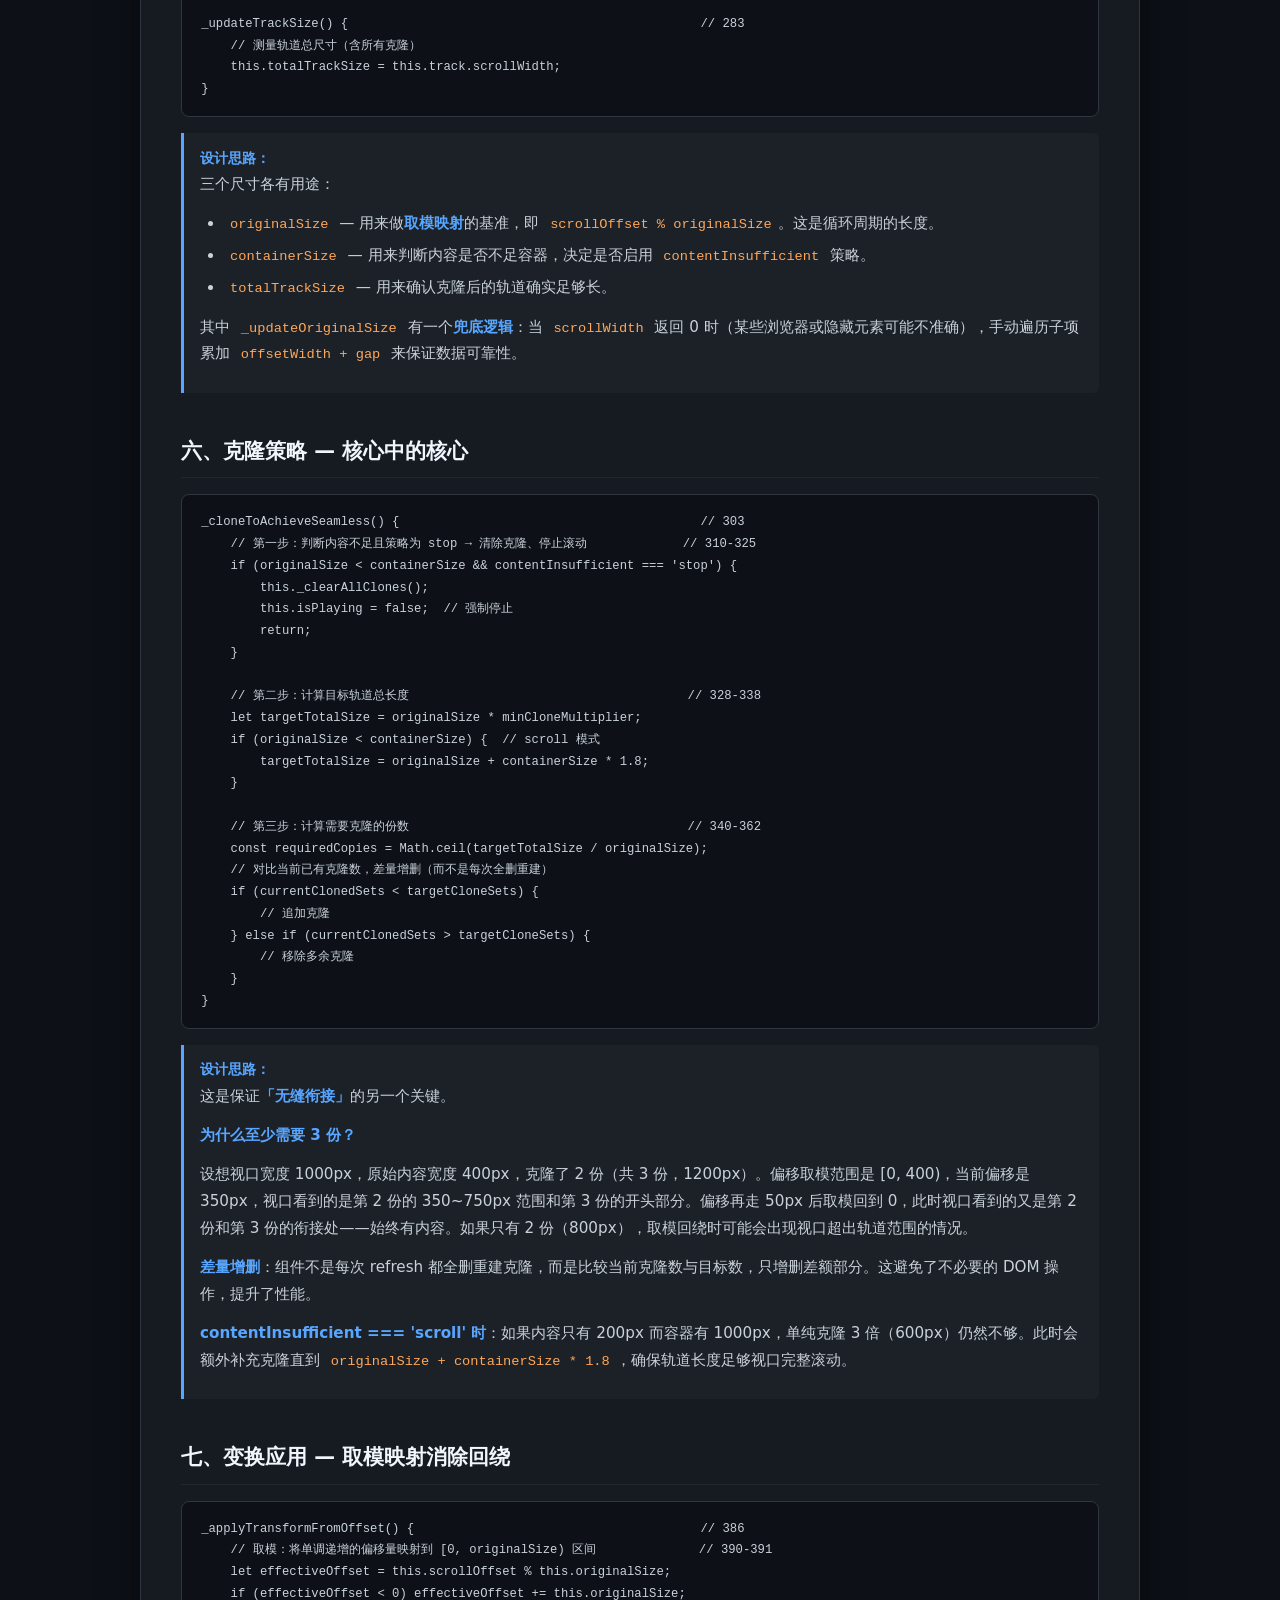
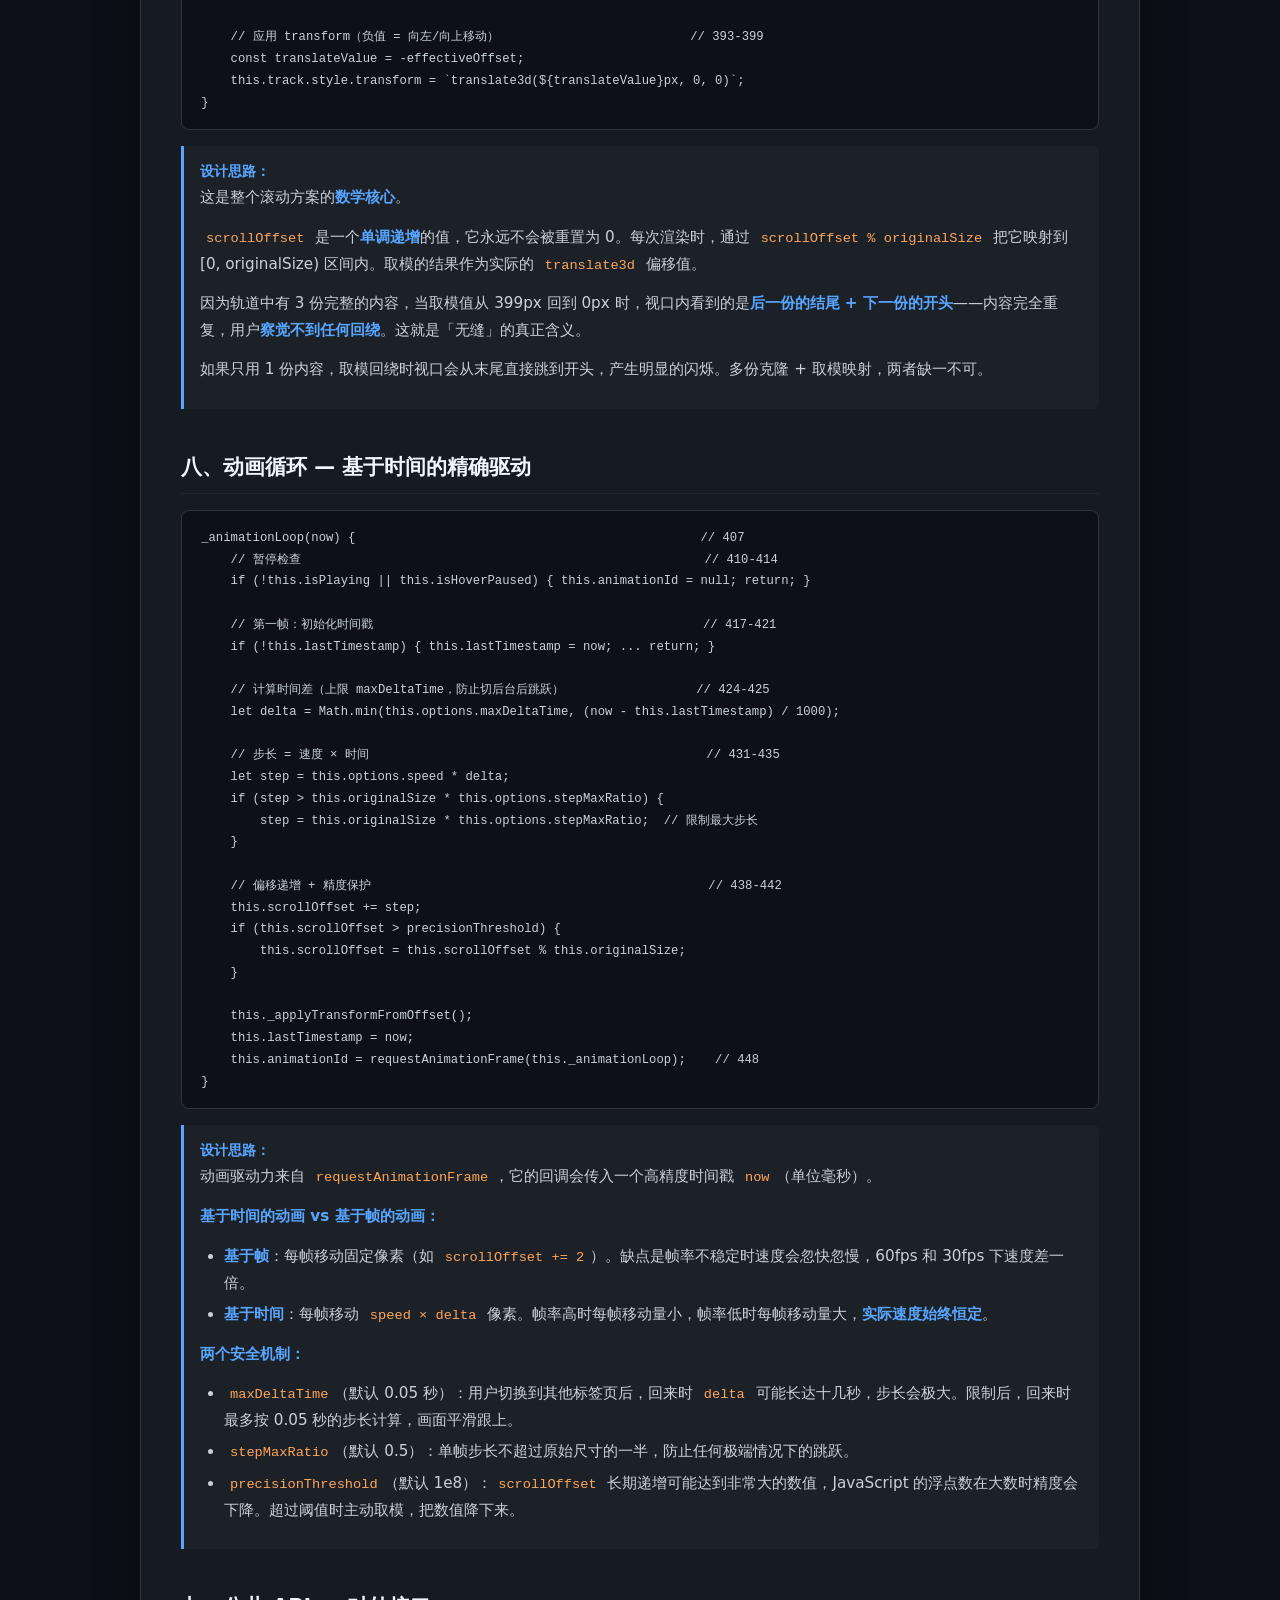
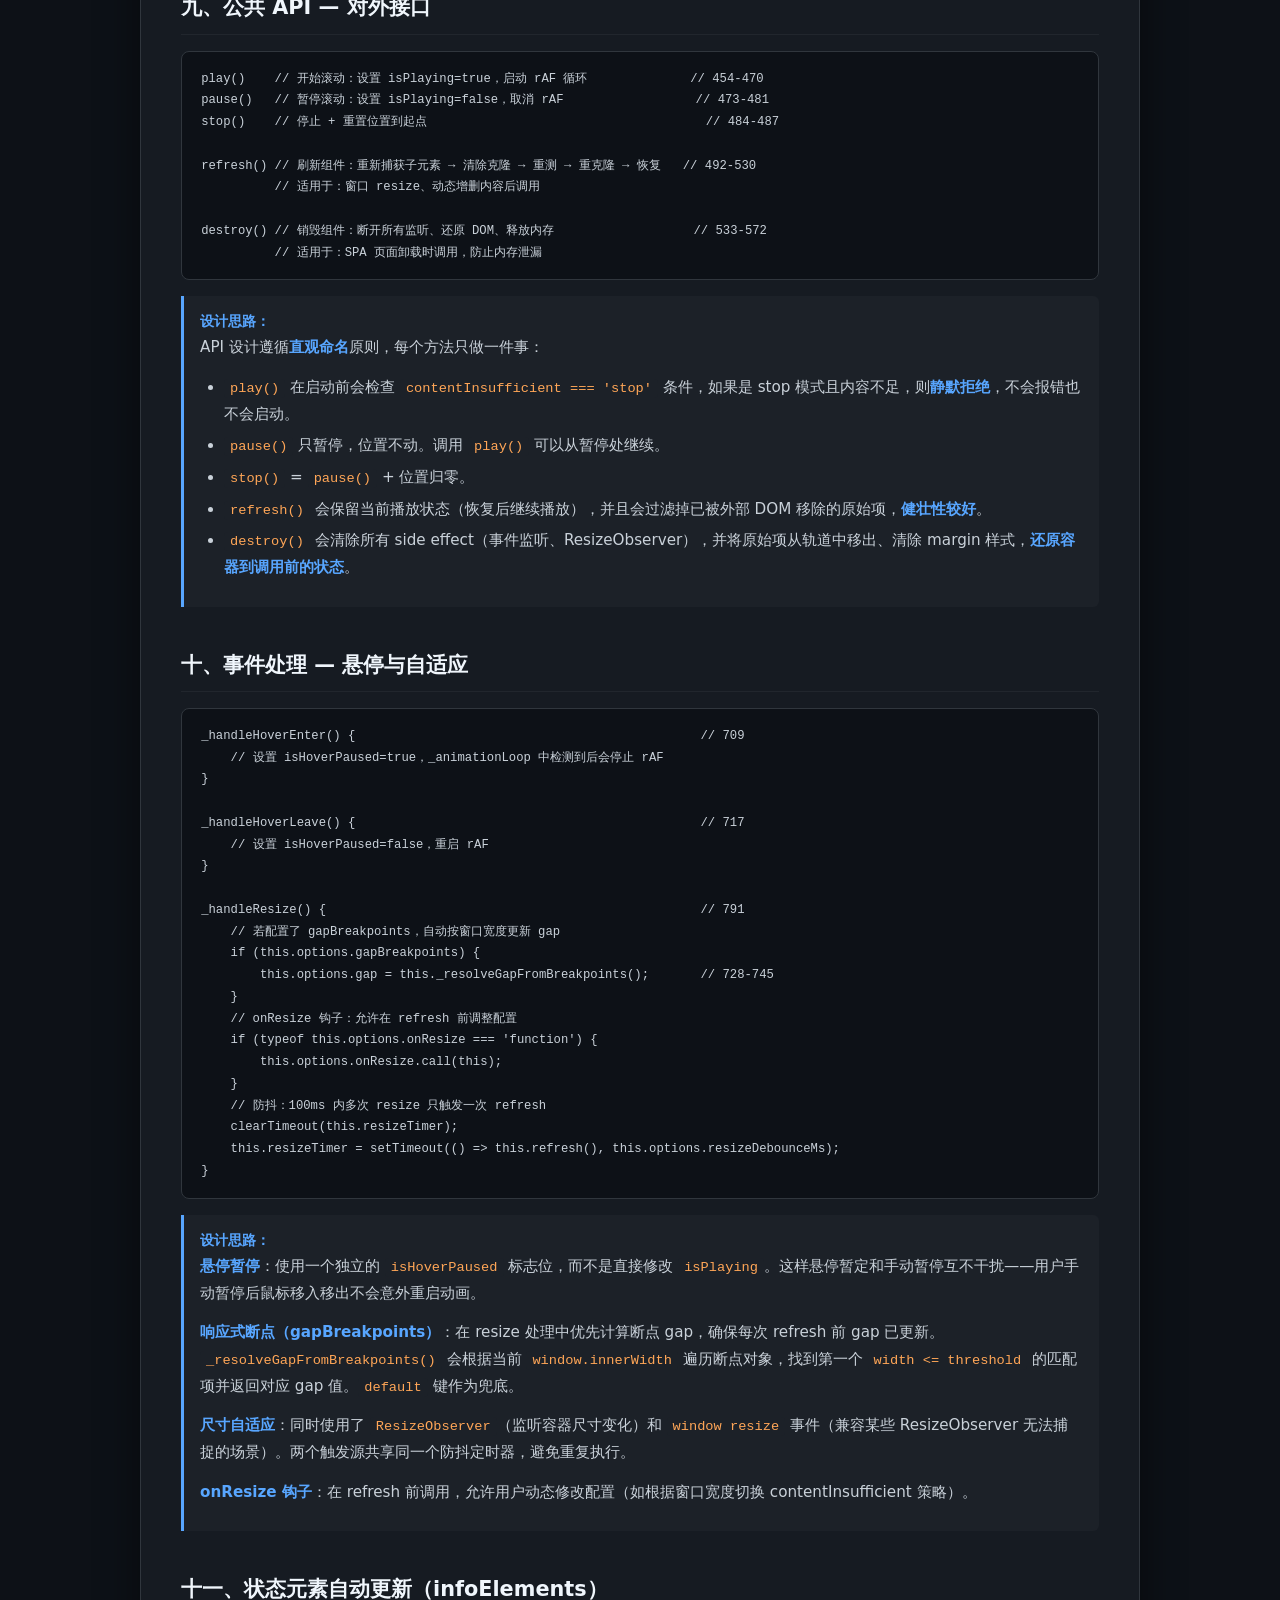
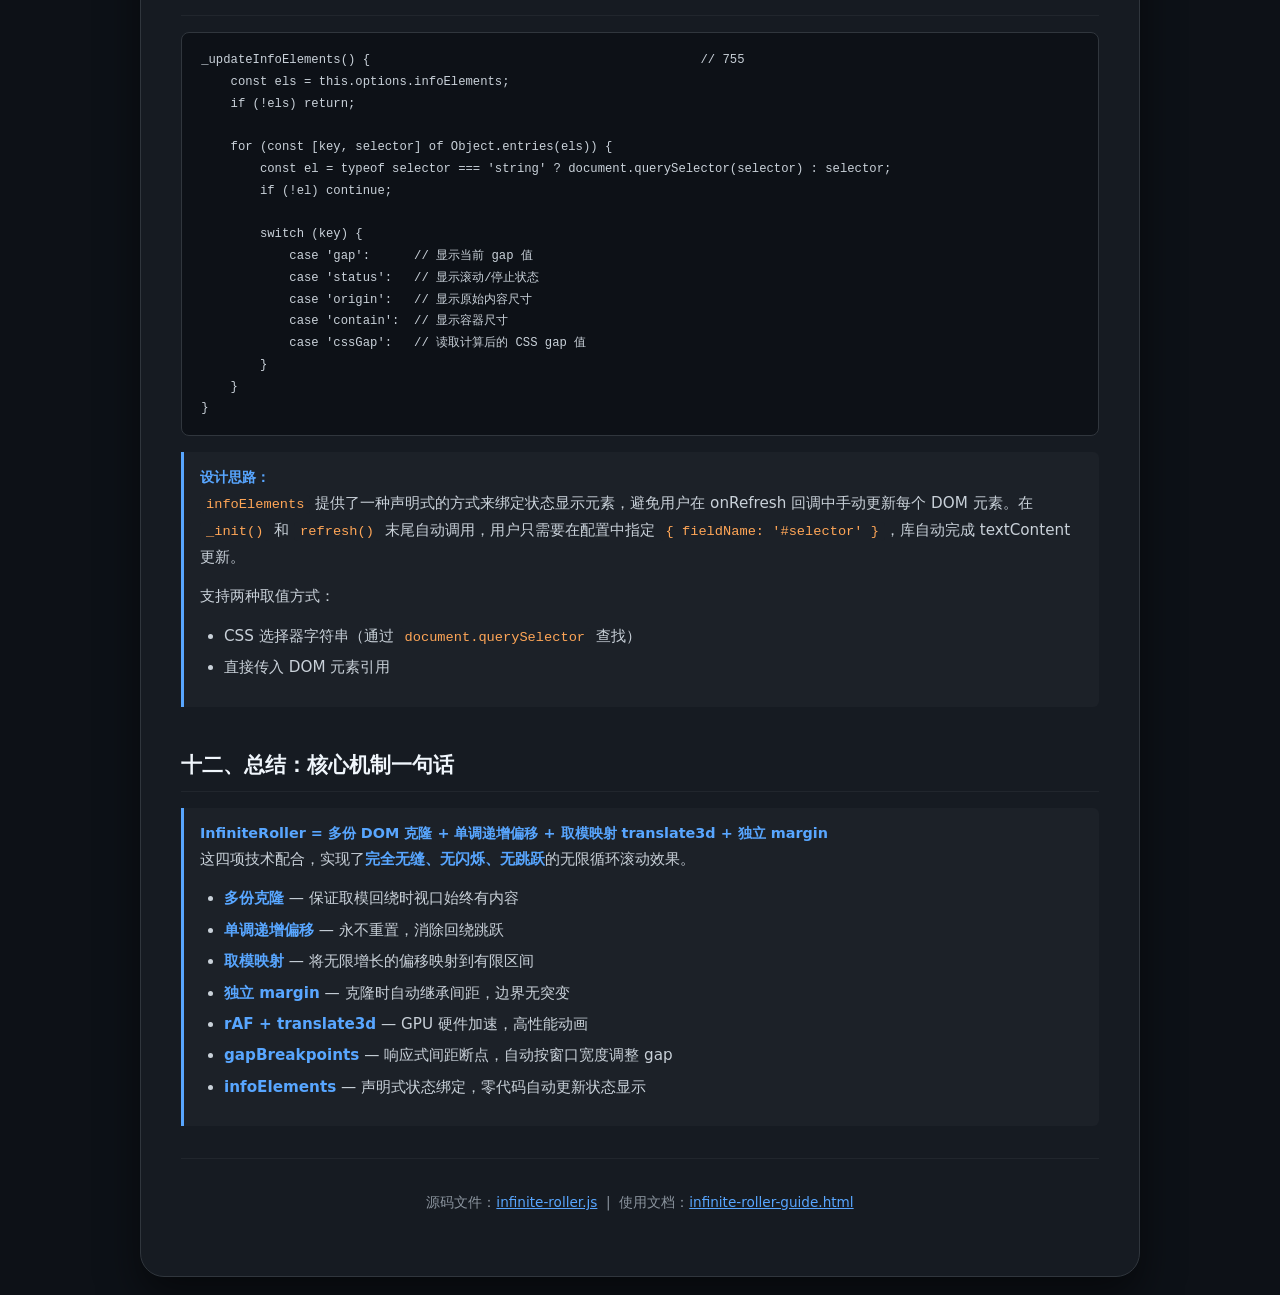
<file: infinite-roller-source-explained.html>
<!DOCTYPE html>
<html lang="zh-CN">
<head>
    <meta charset="UTF-8">
    <meta name="viewport" content="width=device-width, initial-scale=1.0">
    <title>InfiniteRoller 源码解析</title>
    <style>
        * { margin: 0; padding: 0; box-sizing: border-box; }
        body {
            font-family: system-ui, 'Segoe UI', 'PingFang SC', Roboto, sans-serif;
            background: #0d1117;
            color: #e6edf3;
            padding: 2rem;
            display: flex;
            justify-content: center;
            line-height: 1.75;
        }
        .doc {
            max-width: 1000px;
            width: 100%;
            background: #161b22;
            border-radius: 1.5rem;
            box-shadow: 0 20px 40px rgba(0,0,0,0.5);
            padding: 3rem 2.5rem;
            border: 1px solid #30363d;
        }
        h1 { font-size: 2rem; color: #f0f6fc; margin-bottom: 0.3rem; }
        .subtitle { color: #8b949e; font-size: 1rem; margin-bottom: 2.5rem; }
        h2 {
            font-size: 1.3rem; color: #f0f6fc;
            margin: 2.5rem 0 1rem;
            padding-bottom: 0.5rem;
            border-bottom: 1px solid #21262d;
        }
        h3 { font-size: 1.05rem; color: #e6edf3; margin: 1.5rem 0 0.6rem; }
        p { color: #c9d1d9; margin-bottom: 0.8rem; font-size: 0.95rem; }
        code {
            background: #1c2128; color: #ffa657;
            padding: 2px 6px; border-radius: 4px;
            font-family: 'Cascadia Code', 'Fira Code', 'Consolas', monospace;
            font-size: 0.9em;
        }
        pre {
            background: #0d1117; border: 1px solid #30363d;
            border-radius: 8px; padding: 1rem 1.2rem;
            overflow-x: auto; margin: 0.8rem 0;
            font-size: 0.85rem; line-height: 1.6;
        }
        pre code { background: none; color: #c9d1d9; padding: 0; }
        table {
            width: 100%; border-collapse: collapse;
            margin: 0.8rem 0; font-size: 0.88rem;
        }
        th, td {
            padding: 8px 14px; text-align: left;
            border-bottom: 1px solid #21262d;
            vertical-align: top;
        }
        th { background: #1c2128; color: #c9d1d9; font-weight: 600; white-space: nowrap; }
        td { color: #c9d1d9; }
        .highlight {
            background: #1c2128; border-left: 3px solid #58a6ff;
            border-radius: 0 6px 6px 0; padding: 0.8rem 1rem;
            margin: 1rem 0; font-size: 0.9rem; color: #c9d1d9;
        }
        .highlight strong { color: #58a6ff; }
        .flow-chart {
            background: #0d1117;
            border: 1px solid #21262d;
            border-radius: 8px;
            padding: 1.5rem;
            margin: 1rem 0 1.5rem;
            font-family: 'Cascadia Code', 'Consolas', monospace;
            font-size: 0.85rem;
            line-height: 2;
            color: #e6edf3;
        }
        .line-ref {
            display: inline-block;
            background: #1c2128;
            color: #8b949e;
            font-size: 0.75rem;
            padding: 2px 6px;
            border-radius: 4px;
            font-family: 'Cascadia Code', monospace;
        }
        ul, ol { color: #c9d1d9; padding-left: 1.5rem; margin-bottom: 0.8rem; font-size: 0.95rem; }
        li { margin-bottom: 0.3rem; }
        hr { border: none; border-top: 1px solid #21262d; margin: 2rem 0; }
        @media (max-width: 700px) {
            body { padding: 1rem; }
            .doc { padding: 1.5rem 1rem; }
            table { font-size: 0.8rem; }
            th, td { padding: 5px 8px; }
        }
    </style>
</head>
<body>
<div class="doc">

<h1>InfiniteRoller 源码解析</h1>
<p class="subtitle">逐段解读 rAF 版代码的设计思路、核心机制与实现细节（Transition / Animation 版共享相同上层逻辑）</p>

<h2>一、整体架构概览</h2>

<p>
    InfiniteRoller 是一个 <strong>基于 class 的无限循环滚动引擎</strong>，提供三种动画引擎实现
    （<code>InfiniteRoller</code> / <code>InfiniteRollerTransition</code> / <code>InfiniteRollerAnimation</code>）。
    三个版本共享完全相同的公共 API 和上层逻辑，仅<strong>动画循环层</strong>不同。
    本文以 rAF 版为例，逐段解读源码（约 800 行）。
</p>

<p>它的设计遵循一个清晰的<strong>初始化 → 测量 → 克隆 → 动画驱动</strong>流水线：</p>

<div class="flow-chart">
┌─────────────────────────────────────────────────────────────────┐
│                      InfiniteRoller 执行流程                      │
└─────────────────────────────────────────────────────────────────┘

 constructor(container, options)
    │
    ├─ 1. 合并配置 + 校验                   (第 95-120 行)
    │
    ├─ 2. 初始化内部状态变量                 (第 123-141 行)
    │
    ├─ 3. 绑定方法的 this 上下文             (第 144-148 行)
    │
    └─ 4. 调用 _init() 开始初始化            (第 150 行)
          │
          ├─ 4.1 获取容器直接子元素          (第 157-162 行)
          │
          ├─ 4.2 构建轨道 DOM                (第 165-183 行)
          │     └── display:flex + will-change:transform
          │
          ├─ 4.3 给子项设置间距 margin       (第 186 行)
          │     └── _applyMarginToItems()
          │
          ├─ 4.4 测量原始尺寸                (第 189 行)
          │     └── _updateOriginalSize()
          │
          ├─ 4.5 克隆副本                    (第 192 行)
          │     └── _cloneToAchieveSeamless()
          │
          ├─ 4.6 测量容器 + 轨道尺寸         (第 195-196 行)
          │
          ├─ 4.7 偏移归零 + 首次渲染         (第 199-200 行)
          │
          ├─ 4.8 绑定悬停 + resize 事件      (第 203-212 行)
          │
          └─ 4.9 自动开始滚动                (第 215-217 行)
                └── play() → _animationLoop()
                               │
                               └── rAF 循环: 时间差 → 步长 → 偏移递增 → 取模映射 → transform
</div>

<p>整个代码分为 <strong>9 个功能模块</strong>，以下逐一拆解：</p>

<table>
    <tr><th>模块</th><th>行号</th><th>作用</th></tr>
    <tr><td>构造函数 &amp; 配置合并</td><td>49-150</td><td>接收参数、合并默认值、校验、初始化状态</td></tr>
    <tr><td>初始化 (_init)</td><td>155-218</td><td>构建 DOM、测量、克隆、绑事件、启动</td></tr>
    <tr><td>间距管理</td><td>224-249</td><td>用独立 margin 替代 CSS gap</td></tr>
    <tr><td>尺寸测量</td><td>255-297</td><td>读取轨道/容器的宽高数据</td></tr>
    <tr><td>克隆策略</td><td>303-380</td><td>判断是否需要停止/按倍数克隆</td></tr>
    <tr><td>变换应用</td><td>386-401</td><td>将偏移量映射到 translate3d</td></tr>
    <tr><td>动画循环</td><td>407-448</td><td>rAF 核心：时间差→步长→偏移</td></tr>
    <tr><td>公共 API</td><td>454-535</td><td>play / pause / stop / refresh / destroy</td></tr>
    <tr><td>事件处理</td><td>541-572</td><td>悬停暂停恢复、resize 防抖</td></tr>
    <tr><td>响应式断点</td><td>728-745</td><td>gapBreakpoints 自动计算 gap</td></tr>
    <tr><td>状态元素更新</td><td>755-789</td><td>infoElements 自动更新 DOM</td></tr>
</table>

<h2>二、构造函数 — 配置合并与状态初始化</h2>

<pre><code>constructor(container, options = {}) {                          // 49
    // 校验容器有效性                                               // 50-52
    this.container = container;

    // 合并默认配置                                                 // 55-69
    const defaults = {
        direction:'horizontal', gap:20, speed:50,
        autoStart:true, pauseOnHover:true,
        minCloneMultiplier:3,
        contentInsufficient:'scroll',    // 'scroll' | 'stop'
        scrollThreshold:0,               // 滚动触发阈值
        scrollThresholdFromGap:false,    // 阈值自动取 gap
        onResize:null,                   // resize 回调
        onRefresh:null,                  // refresh 回调
        gapBreakpoints:null,             // 响应式断点
        infoElements:null,               // 状态元素绑定
        ...
    };
    this.options = { ...defaults, ...options };

    // 校验 direction 和 contentInsufficient 合法性                  // 72-78

    // 若启用 scrollThresholdFromGap 且用户未显式设置，自动取 gap
    if (this.options.scrollThresholdFromGap && options.scrollThreshold === undefined) {
        this.options.scrollThreshold = this.options.gap;
    }

    // 若启用 gapBreakpoints，根据当前窗口宽度计算 gap
    if (this.options.gapBreakpoints) {
        this.options.gap = this._resolveGapFromBreakpoints();
    }

    // 内部状态变量                                                 // 81-93
    this.track = null;
    this.originalItems = [];
    this.originalSize = 0;
    this.scrollOffset = 0;
    this.isPlaying = false;
    this.destroyed = false;
    ...

    // 绑定 this 上下文                                              // 96-100
    this._animationLoop = this._animationLoop.bind(this);
    ...

    this._init();                                                  // 102
}</code></pre>

<div class="highlight">
    <strong>设计思路：</strong>
    <p>将所有内部状态集中在构造函数中声明，一目了然。使用展开运算符 <code>{ ...defaults, ...options }</code> 合并配置，用户传入的选项会覆盖默认值，未传入的使用默认值——这是一种<strong>「零配置可用」</strong>的设计哲学。</p>
    <p>为什么要 <code>.bind(this)</code>？因为 <code>requestAnimationFrame</code> 的回调和事件监听中的 <code>this</code> 会丢失指向，提前绑定确保所有方法内的 <code>this</code> 都指向实例本身。</p>
</div>

<h2>三、初始化 _init() — 核心流水线入口</h2>

<pre><code>_init() {
    // 1. 提取直接子元素（忽略文本节点）                                // 158-162
    const children = Array.from(this.container.children)
                         .filter(c => c.nodeType === 1);
    this.originalItems = [...children];

    // 2. 清空容器，创建轨道层                                         // 165-183
    this.container.innerHTML = '';
    this.container.style.overflow = 'hidden';
    this.track = document.createElement('div');
    this.track.style.display = 'flex';
    this.track.style.willChange = 'transform';    // 告诉浏览器提前优化
    this.track.style.backfaceVisibility = 'hidden'; // 触发 GPU 合成层

    // 3. 给原始项设置 margin 间距                                     // 186
    this._applyMarginToItems(this.originalItems);
    this.originalItems.forEach(item => this.track.appendChild(item));
    this.container.appendChild(this.track);

    // 4. 测量 → 克隆 → 更新尺寸                                      // 189-196
    this._updateOriginalSize();
    this._cloneToAchieveSeamless();
    this._updateContainerSize();
    this._updateTrackSize();

    // 5. 初始位置归零                                                // 199-200
    this.scrollOffset = 0;
    this._applyTransformFromOffset();

    // 6. 绑定事件 + 自动启动                                         // 203-217
    ...
}</code></pre>

<div class="highlight">
    <strong>设计思路：</strong>
    <p><code>_init()</code> 是一条<strong>单向流水线</strong>，步骤严格有序：先构建 DOM → 再测量 → 再克隆 → 最后启动动画。每个步骤依赖前一步的结果。</p>
    <p>注意 <code>innerHTML = ''</code> 这一步：它会<strong>完全接管容器</strong>的内部结构。用户提供的子元素会被移入轨道，轨道本身成为容器的唯一子元素。这样轨道可以自由运动而不影响容器的布局。</p>
    <p><code>will-change: transform</code> 和 <code>backfaceVisibility: hidden</code> 是 CSS 硬件加速的标准组合拳，告诉浏览器提前为 transform 变化分配 GPU 合成层。</p>
</div>

<h2>四、间距管理 — 独立 margin 替代 CSS gap</h2>

<pre><code>_applyMarginToItems(items) {                                        // 224
    const gap = this.options.gap;
    if (direction === 'horizontal') {
        items.forEach(item => {
            item.style.marginRight = `${gap}px`;   // 每个元素右侧留间距
            item.style.marginLeft = '0px';
            item.style.marginBottom = '';          // 清除垂直方向干扰
        });
    } else {
        items.forEach(item => {
            item.style.marginBottom = `${gap}px`;  // 每个元素底部留间距
            ...
        });
    }
}</code></pre>

<div class="highlight">
    <strong>设计思路——为什么不用 CSS <code>gap</code>？</strong>
    <p>这是整个组件实现<strong>「完全无闪烁」</strong>的关键细节。</p>
    <p>如果使用 <code>gap: 20px</code>，轨道结构为 <code>[A B C] [A' B' C'] [A'' B'' C'']</code>，每组 3 项。<code>gap</code> 是 flex 容器属性，作用于<strong>每组内相邻元素之间</strong>。但在<strong>组与组的边界</strong>（C 和 A' 之间），<code>gap</code> 同样会生效，间距恰好也是 20px——看起来似乎没问题？</p>
    <p>但问题出在<strong>克隆时</strong>：<code>cloneNode(true)</code> 会克隆元素的 style 属性，它<strong>不会克隆容器的 gap</strong>。而 margin 是设置在<strong>每个元素自身</strong>上的，克隆时会<strong>自动继承</strong>。所以用独立 margin，克隆后的组边界间距与组内间距<strong>完全一致</strong>，永远不会有视觉突变。</p>
    <p>一句话总结：<strong>margin 在元素上，gap 在容器上。克隆元素不克隆容器，所以用 margin。</strong></p>
</div>

<h2>五、尺寸测量 — 三组数据各自独立</h2>

<pre><code>_updateOriginalSize() {                                             // 255
    // 测量原始内容总尺寸（不含克隆，只含原始项）
    this.originalSize = this.track.scrollWidth;  // 水平
    // 兜底：手动累加 offsetWidth + gap
}

_updateContainerSize() {                                            // 272
    // 测量容器可视区尺寸
    const rect = this.container.getBoundingClientRect();
    this.containerSize = rect.width;  // 或 height
}

_updateTrackSize() {                                                // 283
    // 测量轨道总尺寸（含所有克隆）
    this.totalTrackSize = this.track.scrollWidth;
}</code></pre>

<div class="highlight">
    <strong>设计思路：</strong>
    <p>三个尺寸各有用途：</p>
    <ul>
        <li><code>originalSize</code> — 用来做<strong>取模映射</strong>的基准，即 <code>scrollOffset % originalSize</code>。这是循环周期的长度。</li>
        <li><code>containerSize</code> — 用来判断内容是否不足容器，决定是否启用 <code>contentInsufficient</code> 策略。</li>
        <li><code>totalTrackSize</code> — 用来确认克隆后的轨道确实足够长。</li>
    </ul>
    <p>其中 <code>_updateOriginalSize</code> 有一个<strong>兜底逻辑</strong>：当 <code>scrollWidth</code> 返回 0 时（某些浏览器或隐藏元素可能不准确），手动遍历子项累加 <code>offsetWidth + gap</code> 来保证数据可靠性。</p>
</div>

<h2>六、克隆策略 — 核心中的核心</h2>

<pre><code>_cloneToAchieveSeamless() {                                         // 303
    // 第一步：判断内容不足且策略为 stop → 清除克隆、停止滚动             // 310-325
    if (originalSize < containerSize && contentInsufficient === 'stop') {
        this._clearAllClones();
        this.isPlaying = false;  // 强制停止
        return;
    }

    // 第二步：计算目标轨道总长度                                      // 328-338
    let targetTotalSize = originalSize * minCloneMultiplier;
    if (originalSize < containerSize) {  // scroll 模式
        targetTotalSize = originalSize + containerSize * 1.8;
    }

    // 第三步：计算需要克隆的份数                                      // 340-362
    const requiredCopies = Math.ceil(targetTotalSize / originalSize);
    // 对比当前已有克隆数，差量增删（而不是每次全删重建）
    if (currentClonedSets < targetCloneSets) {
        // 追加克隆
    } else if (currentClonedSets > targetCloneSets) {
        // 移除多余克隆
    }
}</code></pre>

<div class="highlight">
    <strong>设计思路：</strong>
    <p>这是保证<strong>「无缝衔接」</strong>的另一个关键。</p>
    <p><strong>为什么至少需要 3 份？</strong></p>
    <p>设想视口宽度 1000px，原始内容宽度 400px，克隆了 2 份（共 3 份，1200px）。偏移取模范围是 [0, 400)，当前偏移是 350px，视口看到的是第 2 份的 350~750px 范围和第 3 份的开头部分。偏移再走 50px 后取模回到 0，此时视口看到的又是第 2 份和第 3 份的衔接处——始终有内容。如果只有 2 份（800px），取模回绕时可能会出现视口超出轨道范围的情况。</p>
    <p><strong>差量增删</strong>：组件不是每次 refresh 都全删重建克隆，而是比较当前克隆数与目标数，只增删差额部分。这避免了不必要的 DOM 操作，提升了性能。</p>
    <p><strong>contentInsufficient === 'scroll' 时</strong>：如果内容只有 200px 而容器有 1000px，单纯克隆 3 倍（600px）仍然不够。此时会额外补充克隆直到 <code>originalSize + containerSize * 1.8</code>，确保轨道长度足够视口完整滚动。</p>
</div>

<h2>七、变换应用 — 取模映射消除回绕</h2>

<pre><code>_applyTransformFromOffset() {                                       // 386
    // 取模：将单调递增的偏移量映射到 [0, originalSize) 区间              // 390-391
    let effectiveOffset = this.scrollOffset % this.originalSize;
    if (effectiveOffset < 0) effectiveOffset += this.originalSize;

    // 应用 transform（负值 = 向左/向上移动）                          // 393-399
    const translateValue = -effectiveOffset;
    this.track.style.transform = `translate3d(${translateValue}px, 0, 0)`;
}</code></pre>

<div class="highlight">
    <strong>设计思路：</strong>
    <p>这是整个滚动方案的<strong>数学核心</strong>。</p>
    <p><code>scrollOffset</code> 是一个<strong>单调递增</strong>的值，它永远不会被重置为 0。每次渲染时，通过 <code>scrollOffset % originalSize</code> 把它映射到 [0, originalSize) 区间内。取模的结果作为实际的 <code>translate3d</code> 偏移值。</p>
    <p>因为轨道中有 3 份完整的内容，当取模值从 399px 回到 0px 时，视口内看到的是<strong>后一份的结尾 + 下一份的开头</strong>——内容完全重复，用户<strong>察觉不到任何回绕</strong>。这就是「无缝」的真正含义。</p>
    <p>如果只用 1 份内容，取模回绕时视口会从末尾直接跳到开头，产生明显的闪烁。多份克隆 + 取模映射，两者缺一不可。</p>
</div>

<h2>八、动画循环 — 基于时间的精确驱动</h2>

<pre><code>_animationLoop(now) {                                               // 407
    // 暂停检查                                                       // 410-414
    if (!this.isPlaying || this.isHoverPaused) { this.animationId = null; return; }

    // 第一帧：初始化时间戳                                             // 417-421
    if (!this.lastTimestamp) { this.lastTimestamp = now; ... return; }

    // 计算时间差（上限 maxDeltaTime，防止切后台后跳跃）                  // 424-425
    let delta = Math.min(this.options.maxDeltaTime, (now - this.lastTimestamp) / 1000);

    // 步长 = 速度 × 时间                                              // 431-435
    let step = this.options.speed * delta;
    if (step > this.originalSize * this.options.stepMaxRatio) {
        step = this.originalSize * this.options.stepMaxRatio;  // 限制最大步长
    }

    // 偏移递增 + 精度保护                                              // 438-442
    this.scrollOffset += step;
    if (this.scrollOffset > precisionThreshold) {
        this.scrollOffset = this.scrollOffset % this.originalSize;
    }

    this._applyTransformFromOffset();
    this.lastTimestamp = now;
    this.animationId = requestAnimationFrame(this._animationLoop);    // 448
}</code></pre>

<div class="highlight">
    <strong>设计思路：</strong>
    <p>动画驱动力来自 <code>requestAnimationFrame</code>，它的回调会传入一个高精度时间戳 <code>now</code>（单位毫秒）。</p>
    <p><strong>基于时间的动画 vs 基于帧的动画：</strong></p>
    <ul>
        <li><strong>基于帧</strong>：每帧移动固定像素（如 <code>scrollOffset += 2</code>）。缺点是帧率不稳定时速度会忽快忽慢，60fps 和 30fps 下速度差一倍。</li>
        <li><strong>基于时间</strong>：每帧移动 <code>speed × delta</code> 像素。帧率高时每帧移动量小，帧率低时每帧移动量大，<strong>实际速度始终恒定</strong>。</li>
    </ul>
    <p><strong>两个安全机制：</strong></p>
    <ul>
        <li><code>maxDeltaTime</code>（默认 0.05 秒）：用户切换到其他标签页后，回来时 <code>delta</code> 可能长达十几秒，步长会极大。限制后，回来时最多按 0.05 秒的步长计算，画面平滑跟上。</li>
        <li><code>stepMaxRatio</code>（默认 0.5）：单帧步长不超过原始尺寸的一半，防止任何极端情况下的跳跃。</li>
        <li><code>precisionThreshold</code>（默认 1e8）：<code>scrollOffset</code> 长期递增可能达到非常大的数值，JavaScript 的浮点数在大数时精度会下降。超过阈值时主动取模，把数值降下来。</li>
    </ul>
</div>

<h2>九、公共 API — 对外接口</h2>

<pre><code>play()    // 开始滚动：设置 isPlaying=true，启动 rAF 循环              // 454-470
pause()   // 暂停滚动：设置 isPlaying=false，取消 rAF                  // 473-481
stop()    // 停止 + 重置位置到起点                                      // 484-487

refresh() // 刷新组件：重新捕获子元素 → 清除克隆 → 重测 → 重克隆 → 恢复   // 492-530
          // 适用于：窗口 resize、动态增删内容后调用

destroy() // 销毁组件：断开所有监听、还原 DOM、释放内存                   // 533-572
          // 适用于：SPA 页面卸载时调用，防止内存泄漏</code></pre>

<div class="highlight">
    <strong>设计思路：</strong>
    <p>API 设计遵循<strong>直观命名</strong>原则，每个方法只做一件事：</p>
    <ul>
        <li><code>play()</code> 在启动前会检查 <code>contentInsufficient === 'stop'</code> 条件，如果是 stop 模式且内容不足，则<strong>静默拒绝</strong>，不会报错也不会启动。</li>
        <li><code>pause()</code> 只暂停，位置不动。调用 <code>play()</code> 可以从暂停处继续。</li>
        <li><code>stop()</code> = <code>pause()</code> + 位置归零。</li>
        <li><code>refresh()</code> 会保留当前播放状态（恢复后继续播放），并且会过滤掉已被外部 DOM 移除的原始项，<strong>健壮性较好</strong>。</li>
        <li><code>destroy()</code> 会清除所有 side effect（事件监听、ResizeObserver），并将原始项从轨道中移出、清除 margin 样式，<strong>还原容器到调用前的状态</strong>。</li>
    </ul>
</div>

<h2>十、事件处理 — 悬停与自适应</h2>

<pre><code>_handleHoverEnter() {                                               // 709
    // 设置 isHoverPaused=true，_animationLoop 中检测到后会停止 rAF
}

_handleHoverLeave() {                                               // 717
    // 设置 isHoverPaused=false，重启 rAF
}

_handleResize() {                                                   // 791
    // 若配置了 gapBreakpoints，自动按窗口宽度更新 gap
    if (this.options.gapBreakpoints) {
        this.options.gap = this._resolveGapFromBreakpoints();       // 728-745
    }
    // onResize 钩子：允许在 refresh 前调整配置
    if (typeof this.options.onResize === 'function') {
        this.options.onResize.call(this);
    }
    // 防抖：100ms 内多次 resize 只触发一次 refresh
    clearTimeout(this.resizeTimer);
    this.resizeTimer = setTimeout(() => this.refresh(), this.options.resizeDebounceMs);
}</code></pre>

<div class="highlight">
    <strong>设计思路：</strong>
    <p><strong>悬停暂停</strong>：使用一个独立的 <code>isHoverPaused</code> 标志位，而不是直接修改 <code>isPlaying</code>。这样悬停暂定和手动暂停互不干扰——用户手动暂停后鼠标移入移出不会意外重启动画。</p>
    <p><strong>响应式断点（gapBreakpoints）</strong>：在 resize 处理中优先计算断点 gap，确保每次 refresh 前 gap 已更新。<code>_resolveGapFromBreakpoints()</code> 会根据当前 <code>window.innerWidth</code> 遍历断点对象，找到第一个 <code>width &lt;= threshold</code> 的匹配项并返回对应 gap 值。<code>default</code> 键作为兜底。</p>
    <p><strong>尺寸自适应</strong>：同时使用了 <code>ResizeObserver</code>（监听容器尺寸变化）和 <code>window resize</code> 事件（兼容某些 ResizeObserver 无法捕捉的场景）。两个触发源共享同一个防抖定时器，避免重复执行。</p>
    <p><strong>onResize 钩子</strong>：在 refresh 前调用，允许用户动态修改配置（如根据窗口宽度切换 contentInsufficient 策略）。</p>
</div>

<h2>十一、状态元素自动更新（infoElements）</h2>

<pre><code>_updateInfoElements() {                                             // 755
    const els = this.options.infoElements;
    if (!els) return;

    for (const [key, selector] of Object.entries(els)) {
        const el = typeof selector === 'string' ? document.querySelector(selector) : selector;
        if (!el) continue;

        switch (key) {
            case 'gap':      // 显示当前 gap 值
            case 'status':   // 显示滚动/停止状态
            case 'origin':   // 显示原始内容尺寸
            case 'contain':  // 显示容器尺寸
            case 'cssGap':   // 读取计算后的 CSS gap 值
        }
    }
}</code></pre>

<div class="highlight">
    <strong>设计思路：</strong>
    <p><code>infoElements</code> 提供了一种声明式的方式来绑定状态显示元素，避免用户在 onRefresh 回调中手动更新每个 DOM 元素。在 <code>_init()</code> 和 <code>refresh()</code> 末尾自动调用，用户只需要在配置中指定 <code>{ fieldName: '#selector' }</code>，库自动完成 textContent 更新。</p>
    <p>支持两种取值方式：</p>
    <ul>
        <li>CSS 选择器字符串（通过 <code>document.querySelector</code> 查找）</li>
        <li>直接传入 DOM 元素引用</li>
    </ul>
</div>

<h2>十二、总结：核心机制一句话</h2>

<div class="highlight">
    <strong>InfiniteRoller = 多份 DOM 克隆 + 单调递增偏移 + 取模映射 translate3d + 独立 margin</strong>
    <p>这四项技术配合，实现了<strong>完全无缝、无闪烁、无跳跃</strong>的无限循环滚动效果。</p>
    <ul>
        <li><strong>多份克隆</strong> — 保证取模回绕时视口始终有内容</li>
        <li><strong>单调递增偏移</strong> — 永不重置，消除回绕跳跃</li>
        <li><strong>取模映射</strong> — 将无限增长的偏移映射到有限区间</li>
        <li><strong>独立 margin</strong> — 克隆时自动继承间距，边界无突变</li>
        <li><strong>rAF + translate3d</strong> — GPU 硬件加速，高性能动画</li>
        <li><strong>gapBreakpoints</strong> — 响应式间距断点，自动按窗口宽度调整 gap</li>
        <li><strong>infoElements</strong> — 声明式状态绑定，零代码自动更新状态显示</li>
    </ul>
</div>

<hr>
<p style="text-align:center;color:#8b949e;font-size:0.85rem;">
    源码文件：<a href="infinite-roller.js" style="color:#58a6ff;">infinite-roller.js</a> &nbsp;|&nbsp; 使用文档：<a href="infinite-roller-guide.html" style="color:#58a6ff;">infinite-roller-guide.html</a>
</p>

</div>
</body>
</html>
</file>
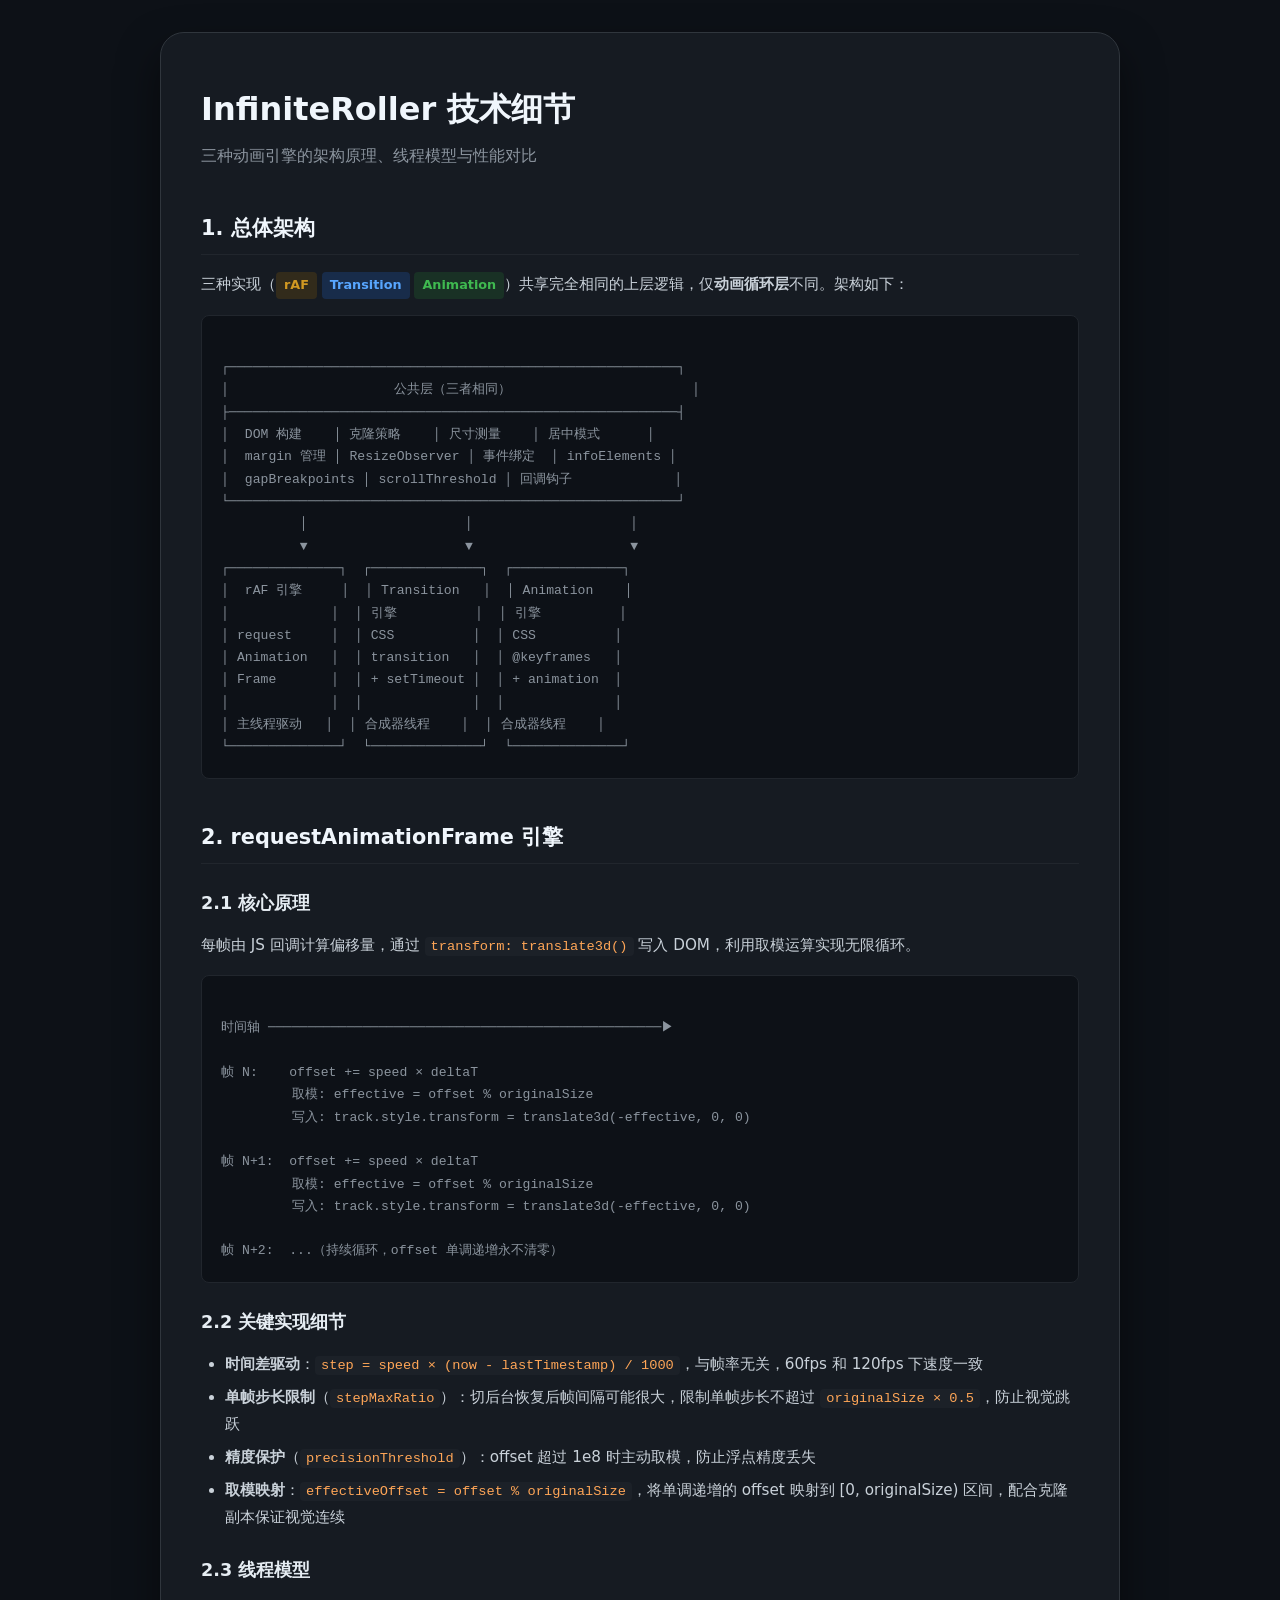
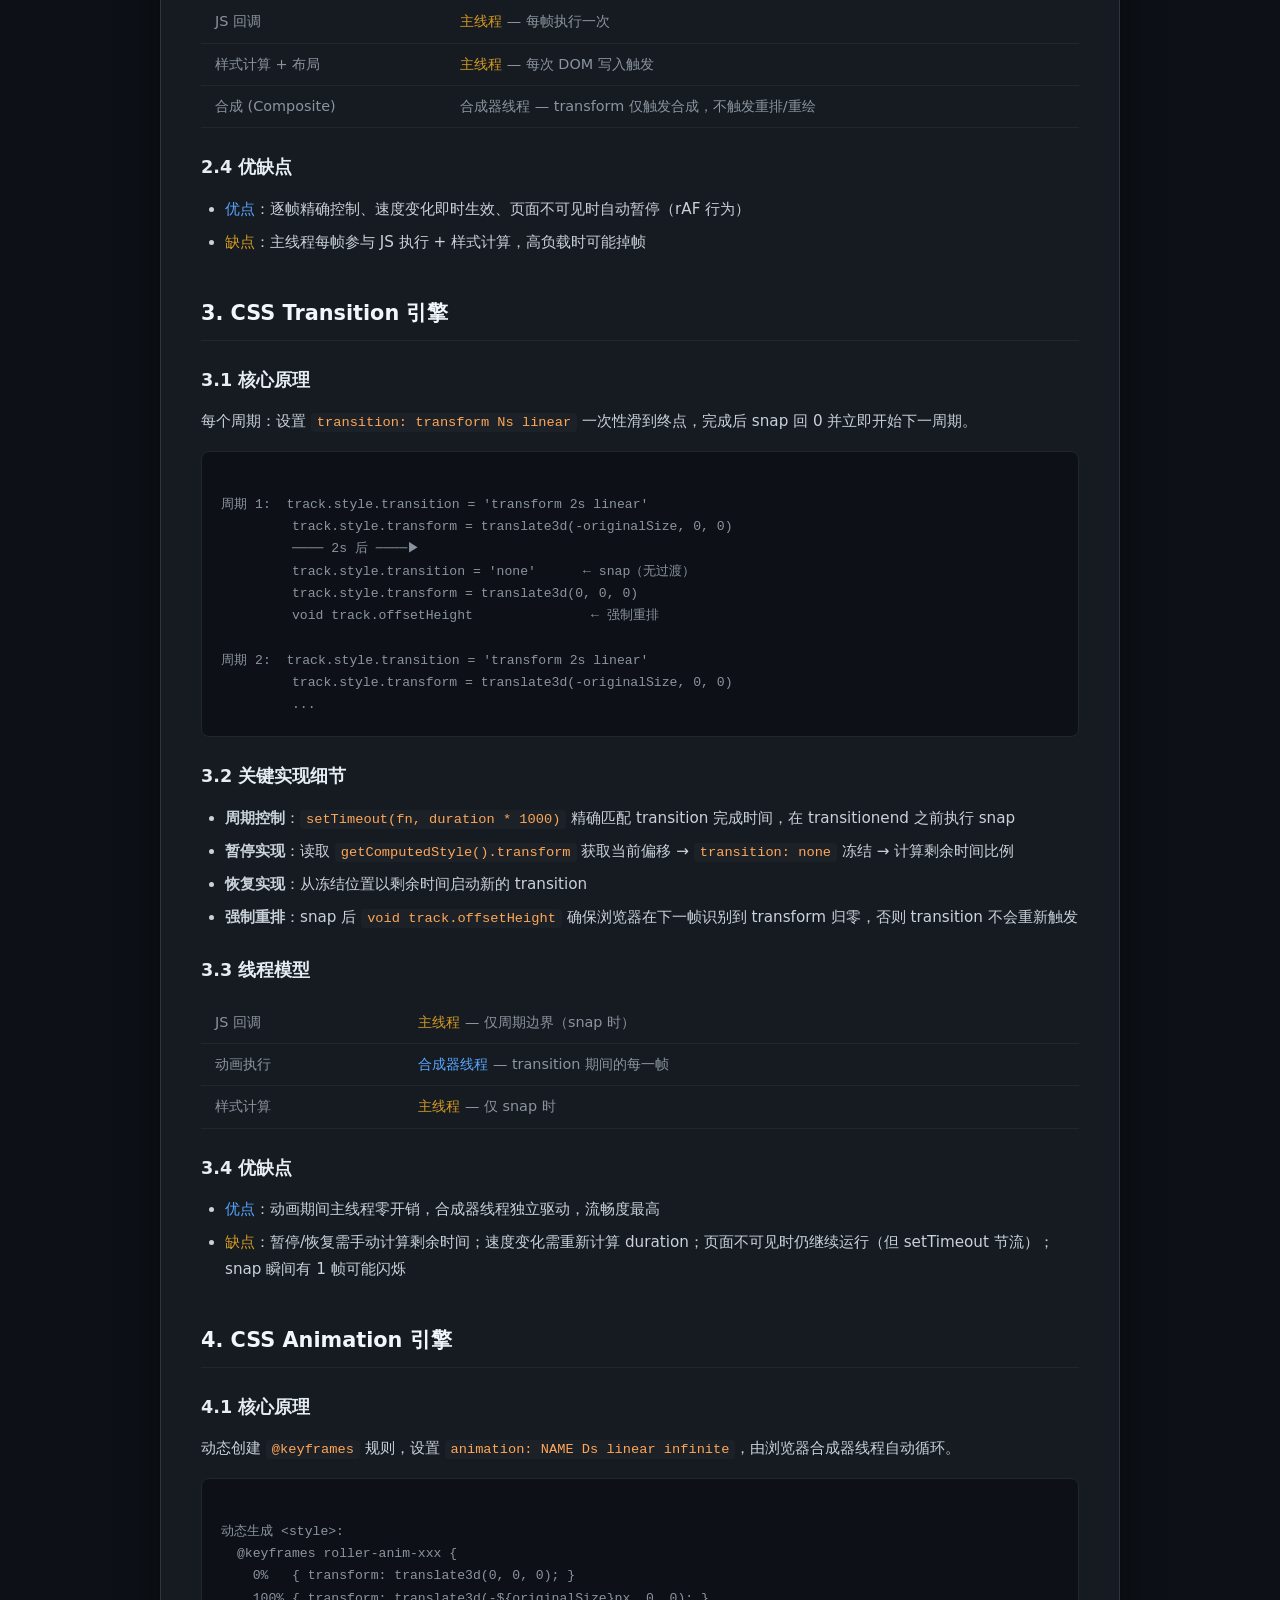
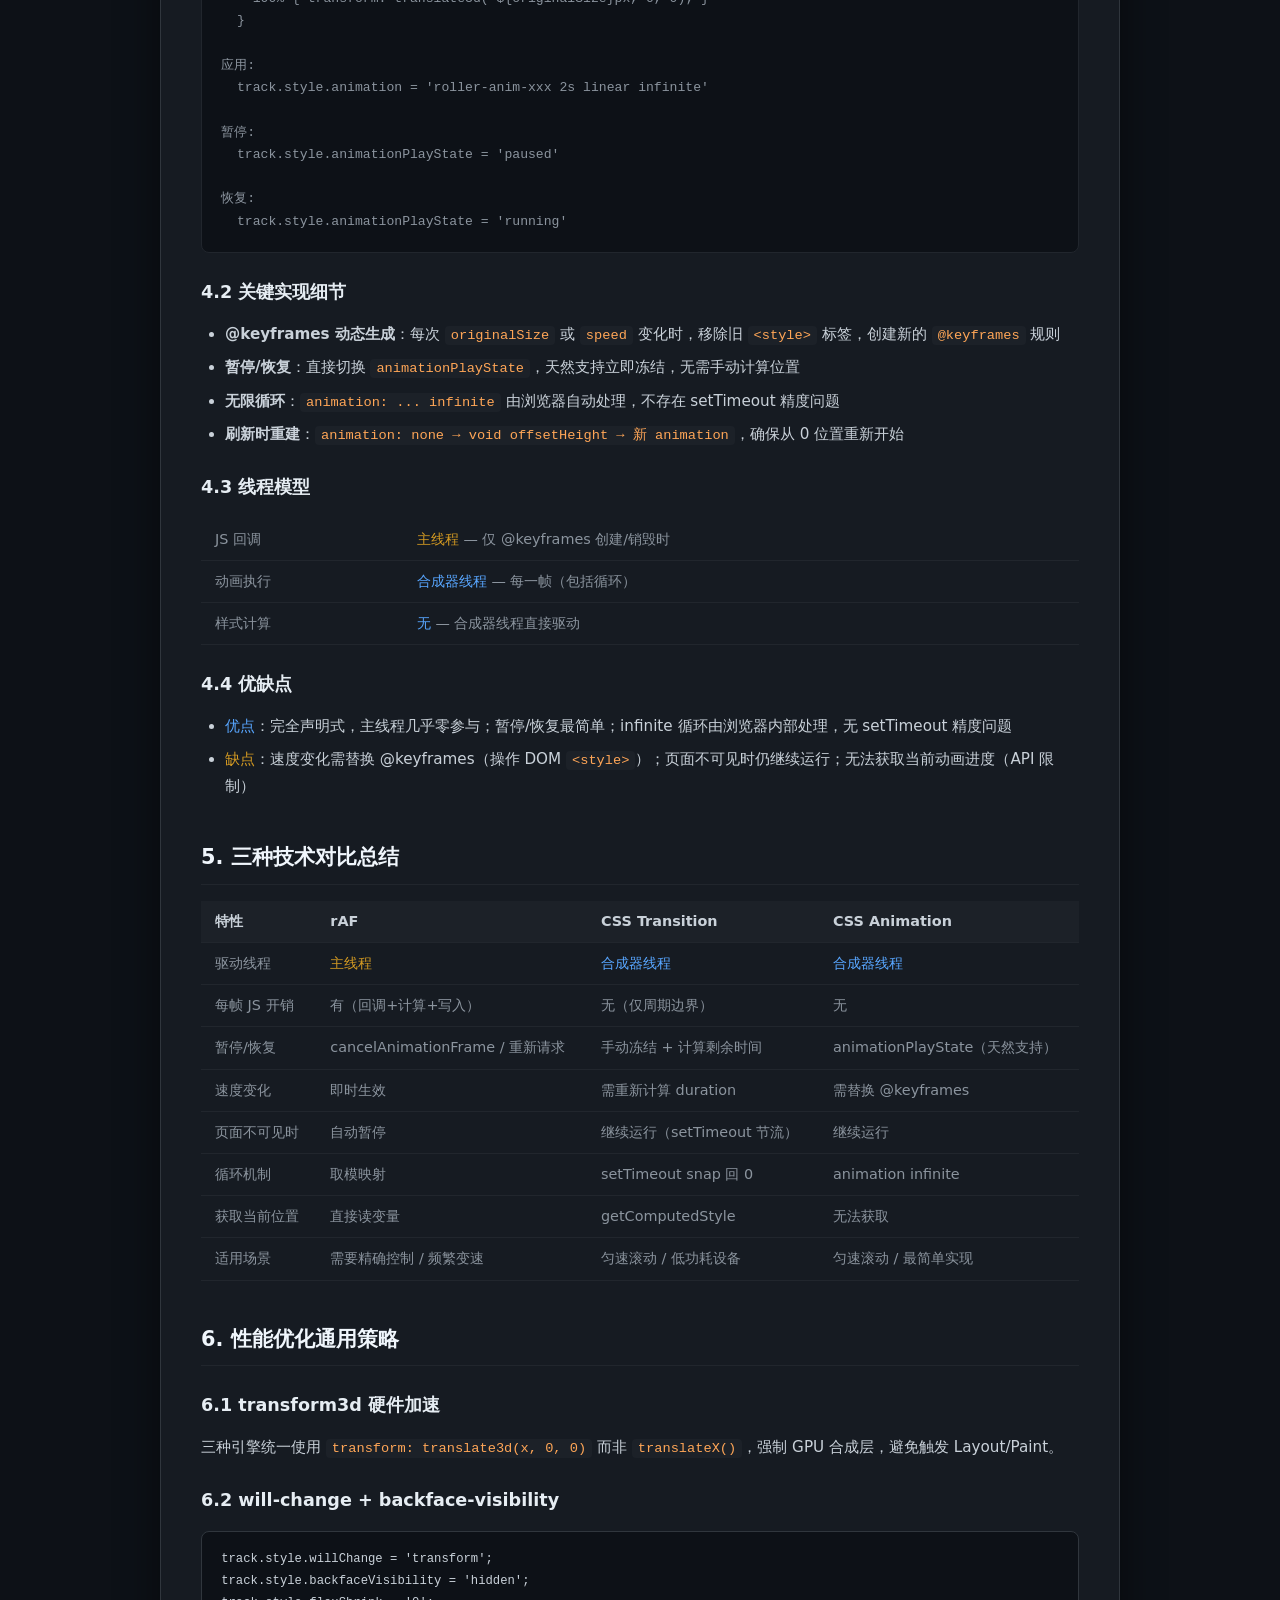
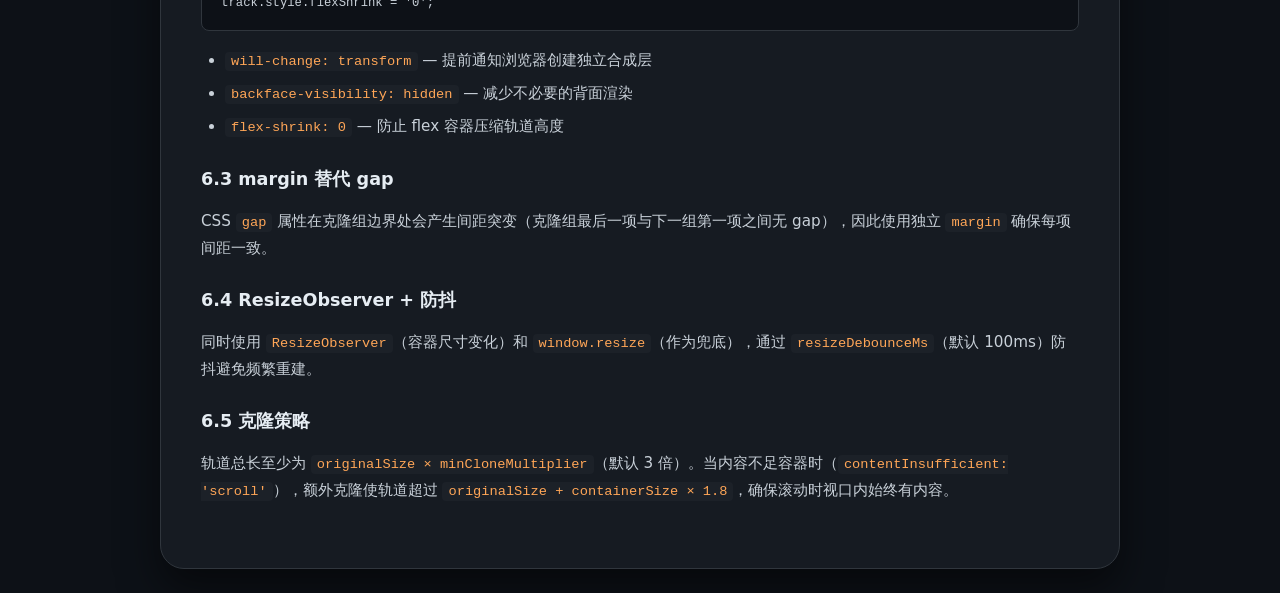
<file: infinite-roller-technical.html>
<!DOCTYPE html>
<html lang="zh-CN">
<head>
<meta charset="UTF-8">
<meta name="viewport" content="width=device-width, initial-scale=1.0">
<title>InfiniteRoller — 技术细节</title>
<style>
    * { margin: 0; padding: 0; box-sizing: border-box; }
    body {
        font-family: system-ui, 'Segoe UI', 'PingFang SC', Roboto, sans-serif;
        background: #0d1117;
        color: #e6edf3;
        padding: 2rem;
        display: flex;
        justify-content: center;
        line-height: 1.75;
    }
    .doc {
        max-width: 960px;
        width: 100%;
        background: #161b22;
        border-radius: 1.5rem;
        box-shadow: 0 20px 40px rgba(0,0,0,0.5);
        padding: 3rem 2.5rem;
        border: 1px solid #30363d;
    }
    h1 { font-size: 2rem; color: #f0f6fc; margin-bottom: 0.3rem; }
    .subtitle { color: #8b949e; font-size: 1rem; margin-bottom: 2.5rem; }
    h2 {
        font-size: 1.3rem; color: #f0f6fc;
        margin: 2.5rem 0 1rem;
        padding-bottom: 0.5rem;
        border-bottom: 1px solid #21262d;
    }
    h3 { font-size: 1.1rem; color: #e6edf3; margin: 1.5rem 0 0.8rem; }
    p { color: #c9d1d9; margin-bottom: 1rem; font-size: 0.95rem; }
    code {
        background: #1c2128; color: #ffa657;
        padding: 2px 6px; border-radius: 4px;
        font-family: 'Cascadia Code', 'Fira Code', 'Consolas', monospace;
        font-size: 0.9em;
    }
    pre {
        background: #0d1117; border: 1px solid #30363d;
        border-radius: 8px; padding: 1rem 1.2rem;
        overflow-x: auto; margin: 1rem 0;
        font-size: 0.85rem; line-height: 1.6;
    }
    pre code { background: none; color: #c9d1d9; padding: 0; }
    table {
        width: 100%; border-collapse: collapse;
        margin: 1rem 0; font-size: 0.9rem;
    }
    th, td {
        padding: 8px 14px; text-align: left;
        border-bottom: 1px solid #21262d;
    }
    th { background: #1c2128; color: #c9d1d9; font-weight: 600; }
    td { color: #8b949e; }
    .highlight { color: #58a6ff; }
    .warn { color: #d29922; }
    ul, ol { color: #c9d1d9; padding-left: 1.5rem; margin-bottom: 1rem; font-size: 0.95rem; }
    li { margin-bottom: 0.4rem; }
    .diagram {
        background: #0d1117; border: 1px solid #21262d;
        border-radius: 8px; padding: 1.2rem; margin: 1rem 0;
        font-family: 'Cascadia Code', monospace; font-size: 0.82rem;
        line-height: 1.7; color: #8b949e;
        white-space: pre; overflow-x: auto;
    }
    .tag { display: inline-block; padding: 2px 8px; border-radius: 4px; font-size: 0.8rem; font-weight: 600; }
    .tag-raf { background: #9e6a0333; color: #d29922; }
    .tag-trans { background: #1f6feb33; color: #58a6ff; }
    .tag-anim { background: #23863633; color: #3fb950; }
</style>
</head>
<body>
<div class="doc">

<h1>InfiniteRoller 技术细节</h1>
<p class="subtitle">三种动画引擎的架构原理、线程模型与性能对比</p>

<!-- ============================================================ -->
<h2>1. 总体架构</h2>

<p>三种实现（<span class="tag tag-raf">rAF</span> <span class="tag tag-trans">Transition</span> <span class="tag tag-anim">Animation</span>）共享完全相同的上层逻辑，仅<strong>动画循环层</strong>不同。架构如下：</p>

<div class="diagram">
┌─────────────────────────────────────────────────────────┐
│                     公共层（三者相同）                       │
├─────────────────────────────────────────────────────────┤
│  DOM 构建    │ 克隆策略    │ 尺寸测量    │ 居中模式      │
│  margin 管理 │ ResizeObserver │ 事件绑定  │ infoElements │
│  gapBreakpoints │ scrollThreshold │ 回调钩子             │
└─────────────────────────────────────────────────────────┘
          │                    │                    │
          ▼                    ▼                    ▼
┌──────────────┐  ┌──────────────┐  ┌──────────────┐
│  rAF 引擎     │  │ Transition   │  │ Animation    │
│             │  │ 引擎          │  │ 引擎          │
│ request     │  │ CSS          │  │ CSS          │
│ Animation   │  │ transition   │  │ @keyframes   │
│ Frame       │  │ + setTimeout │  │ + animation  │
│             │  │              │  │              │
│ 主线程驱动   │  │ 合成器线程    │  │ 合成器线程    │
└──────────────┘  └──────────────┘  └──────────────┘
</div>

<!-- ============================================================ -->
<h2>2. requestAnimationFrame 引擎</h2>

<h3>2.1 核心原理</h3>
<p>每帧由 JS 回调计算偏移量，通过 <code>transform: translate3d()</code> 写入 DOM，利用取模运算实现无限循环。</p>

<div class="diagram">
时间轴 ──────────────────────────────────────────────────▶

帧 N:    offset += speed × deltaT
         取模: effective = offset % originalSize
         写入: track.style.transform = translate3d(-effective, 0, 0)

帧 N+1:  offset += speed × deltaT
         取模: effective = offset % originalSize
         写入: track.style.transform = translate3d(-effective, 0, 0)

帧 N+2:  ...（持续循环，offset 单调递增永不清零）
</div>

<h3>2.2 关键实现细节</h3>
<ul>
    <li><strong>时间差驱动</strong>：<code>step = speed × (now - lastTimestamp) / 1000</code>，与帧率无关，60fps 和 120fps 下速度一致</li>
    <li><strong>单帧步长限制</strong>（<code>stepMaxRatio</code>）：切后台恢复后帧间隔可能很大，限制单帧步长不超过 <code>originalSize × 0.5</code>，防止视觉跳跃</li>
    <li><strong>精度保护</strong>（<code>precisionThreshold</code>）：offset 超过 1e8 时主动取模，防止浮点精度丢失</li>
    <li><strong>取模映射</strong>：<code>effectiveOffset = offset % originalSize</code>，将单调递增的 offset 映射到 [0, originalSize) 区间，配合克隆副本保证视觉连续</li>
</ul>

<h3>2.3 线程模型</h3>
<table>
    <tr><td>JS 回调</td><td><span class="warn">主线程</span> — 每帧执行一次</td></tr>
    <tr><td>样式计算 + 布局</td><td><span class="warn">主线程</span> — 每次 DOM 写入触发</td></tr>
    <tr><td>合成 (Composite)</td><td>合成器线程 — transform 仅触发合成，不触发重排/重绘</td></tr>
</table>

<h3>2.4 优缺点</h3>
<ul>
    <li><span class="highlight">优点</span>：逐帧精确控制、速度变化即时生效、页面不可见时自动暂停（rAF 行为）</li>
    <li><span class="warn">缺点</span>：主线程每帧参与 JS 执行 + 样式计算，高负载时可能掉帧</li>
</ul>

<!-- ============================================================ -->
<h2>3. CSS Transition 引擎</h2>

<h3>3.1 核心原理</h3>
<p>每个周期：设置 <code>transition: transform Ns linear</code> 一次性滑到终点，完成后 snap 回 0 并立即开始下一周期。</p>

<div class="diagram">
周期 1:  track.style.transition = 'transform 2s linear'
         track.style.transform = translate3d(-originalSize, 0, 0)
         ──── 2s 后 ────▶
         track.style.transition = 'none'      ← snap（无过渡）
         track.style.transform = translate3d(0, 0, 0)
         void track.offsetHeight               ← 强制重排

周期 2:  track.style.transition = 'transform 2s linear'
         track.style.transform = translate3d(-originalSize, 0, 0)
         ...
</div>

<h3>3.2 关键实现细节</h3>
<ul>
    <li><strong>周期控制</strong>：<code>setTimeout(fn, duration * 1000)</code> 精确匹配 transition 完成时间，在 transitionend 之前执行 snap</li>
    <li><strong>暂停实现</strong>：读取 <code>getComputedStyle().transform</code> 获取当前偏移 → <code>transition: none</code> 冻结 → 计算剩余时间比例</li>
    <li><strong>恢复实现</strong>：从冻结位置以剩余时间启动新的 transition</li>
    <li><strong>强制重排</strong>：snap 后 <code>void track.offsetHeight</code> 确保浏览器在下一帧识别到 transform 归零，否则 transition 不会重新触发</li>
</ul>

<h3>3.3 线程模型</h3>
<table>
    <tr><td>JS 回调</td><td><span class="warn">主线程</span> — 仅周期边界（snap 时）</td></tr>
    <tr><td>动画执行</td><td><span class="highlight">合成器线程</span> — transition 期间的每一帧</td></tr>
    <tr><td>样式计算</td><td><span class="warn">主线程</span> — 仅 snap 时</td></tr>
</table>

<h3>3.4 优缺点</h3>
<ul>
    <li><span class="highlight">优点</span>：动画期间主线程零开销，合成器线程独立驱动，流畅度最高</li>
    <li><span class="warn">缺点</span>：暂停/恢复需手动计算剩余时间；速度变化需重新计算 duration；页面不可见时仍继续运行（但 setTimeout 节流）；snap 瞬间有 1 帧可能闪烁</li>
</ul>

<!-- ============================================================ -->
<h2>4. CSS Animation 引擎</h2>

<h3>4.1 核心原理</h3>
<p>动态创建 <code>@keyframes</code> 规则，设置 <code>animation: NAME Ds linear infinite</code>，由浏览器合成器线程自动循环。</p>

<div class="diagram">
动态生成 &lt;style&gt;:
  @keyframes roller-anim-xxx {
    0%   { transform: translate3d(0, 0, 0); }
    100% { transform: translate3d(-${originalSize}px, 0, 0); }
  }

应用:
  track.style.animation = 'roller-anim-xxx 2s linear infinite'

暂停:
  track.style.animationPlayState = 'paused'

恢复:
  track.style.animationPlayState = 'running'
</div>

<h3>4.2 关键实现细节</h3>
<ul>
    <li><strong>@keyframes 动态生成</strong>：每次 <code>originalSize</code> 或 <code>speed</code> 变化时，移除旧 <code>&lt;style&gt;</code> 标签，创建新的 <code>@keyframes</code> 规则</li>
    <li><strong>暂停/恢复</strong>：直接切换 <code>animationPlayState</code>，天然支持立即冻结，无需手动计算位置</li>
    <li><strong>无限循环</strong>：<code>animation: ... infinite</code> 由浏览器自动处理，不存在 setTimeout 精度问题</li>
    <li><strong>刷新时重建</strong>：<code>animation: none → void offsetHeight → 新 animation</code>，确保从 0 位置重新开始</li>
</ul>

<h3>4.3 线程模型</h3>
<table>
    <tr><td>JS 回调</td><td><span class="warn">主线程</span> — 仅 @keyframes 创建/销毁时</td></tr>
    <tr><td>动画执行</td><td><span class="highlight">合成器线程</span> — 每一帧（包括循环）</td></tr>
    <tr><td>样式计算</td><td><span class="highlight">无</span> — 合成器线程直接驱动</td></tr>
</table>

<h3>4.4 优缺点</h3>
<ul>
    <li><span class="highlight">优点</span>：完全声明式，主线程几乎零参与；暂停/恢复最简单；infinite 循环由浏览器内部处理，无 setTimeout 精度问题</li>
    <li><span class="warn">缺点</span>：速度变化需替换 @keyframes（操作 DOM <code>&lt;style&gt;</code>）；页面不可见时仍继续运行；无法获取当前动画进度（API 限制）</li>
</ul>

<!-- ============================================================ -->
<h2>5. 三种技术对比总结</h2>

<table>
    <thead>
        <tr>
            <th>特性</th>
            <th>rAF</th>
            <th>CSS Transition</th>
            <th>CSS Animation</th>
        </tr>
    </thead>
    <tbody>
        <tr>
            <td>驱动线程</td>
            <td><span class="warn">主线程</span></td>
            <td><span class="highlight">合成器线程</span></td>
            <td><span class="highlight">合成器线程</span></td>
        </tr>
        <tr>
            <td>每帧 JS 开销</td>
            <td>有（回调+计算+写入）</td>
            <td>无（仅周期边界）</td>
            <td>无</td>
        </tr>
        <tr>
            <td>暂停/恢复</td>
            <td>cancelAnimationFrame / 重新请求</td>
            <td>手动冻结 + 计算剩余时间</td>
            <td>animationPlayState（天然支持）</td>
        </tr>
        <tr>
            <td>速度变化</td>
            <td>即时生效</td>
            <td>需重新计算 duration</td>
            <td>需替换 @keyframes</td>
        </tr>
        <tr>
            <td>页面不可见时</td>
            <td>自动暂停</td>
            <td>继续运行（setTimeout 节流）</td>
            <td>继续运行</td>
        </tr>
        <tr>
            <td>循环机制</td>
            <td>取模映射</td>
            <td>setTimeout snap 回 0</td>
            <td>animation infinite</td>
        </tr>
        <tr>
            <td>获取当前位置</td>
            <td>直接读变量</td>
            <td>getComputedStyle</td>
            <td>无法获取</td>
        </tr>
        <tr>
            <td>适用场景</td>
            <td>需要精确控制 / 频繁变速</td>
            <td>匀速滚动 / 低功耗设备</td>
            <td>匀速滚动 / 最简单实现</td>
        </tr>
    </tbody>
</table>

<!-- ============================================================ -->
<h2>6. 性能优化通用策略</h2>

<h3>6.1 transform3d 硬件加速</h3>
<p>三种引擎统一使用 <code>transform: translate3d(x, 0, 0)</code> 而非 <code>translateX()</code>，强制 GPU 合成层，避免触发 Layout/Paint。</p>

<h3>6.2 will-change + backface-visibility</h3>
<pre><code>track.style.willChange = 'transform';
track.style.backfaceVisibility = 'hidden';
track.style.flexShrink = '0';</code></pre>
<ul>
    <li><code>will-change: transform</code> — 提前通知浏览器创建独立合成层</li>
    <li><code>backface-visibility: hidden</code> — 减少不必要的背面渲染</li>
    <li><code>flex-shrink: 0</code> — 防止 flex 容器压缩轨道高度</li>
</ul>

<h3>6.3 margin 替代 gap</h3>
<p>CSS <code>gap</code> 属性在克隆组边界处会产生间距突变（克隆组最后一项与下一组第一项之间无 gap），因此使用独立 <code>margin</code> 确保每项间距一致。</p>

<h3>6.4 ResizeObserver + 防抖</h3>
<p>同时使用 <code>ResizeObserver</code>（容器尺寸变化）和 <code>window.resize</code>（作为兜底），通过 <code>resizeDebounceMs</code>（默认 100ms）防抖避免频繁重建。</p>

<h3>6.5 克隆策略</h3>
<p>轨道总长至少为 <code>originalSize × minCloneMultiplier</code>（默认 3 倍）。当内容不足容器时（<code>contentInsufficient: 'scroll'</code>），额外克隆使轨道超过 <code>originalSize + containerSize × 1.8</code>，确保滚动时视口内始终有内容。</p>

</div>
</body>
</html>
</file>
<file: infinite-roller.css>
/**
 * InfiniteRoller — 基础样式
 * 覆盖三个版本的轨道元素通用样式，确保 DOM 创建时即被 CSS 引擎应用，
 * 避免初始化期间的样式闪烁。
 */

/* ── 容器 ── */
.infinite-roller-container {
    overflow: hidden;
    position: relative;
}

/* ── 轨道 ── */
.infinite-track,
.infinite-track-transition,
.infinite-track-animation {
    display: flex;
    flex-shrink: 0;
    will-change: transform;
    backface-visibility: hidden;
}
</file>
